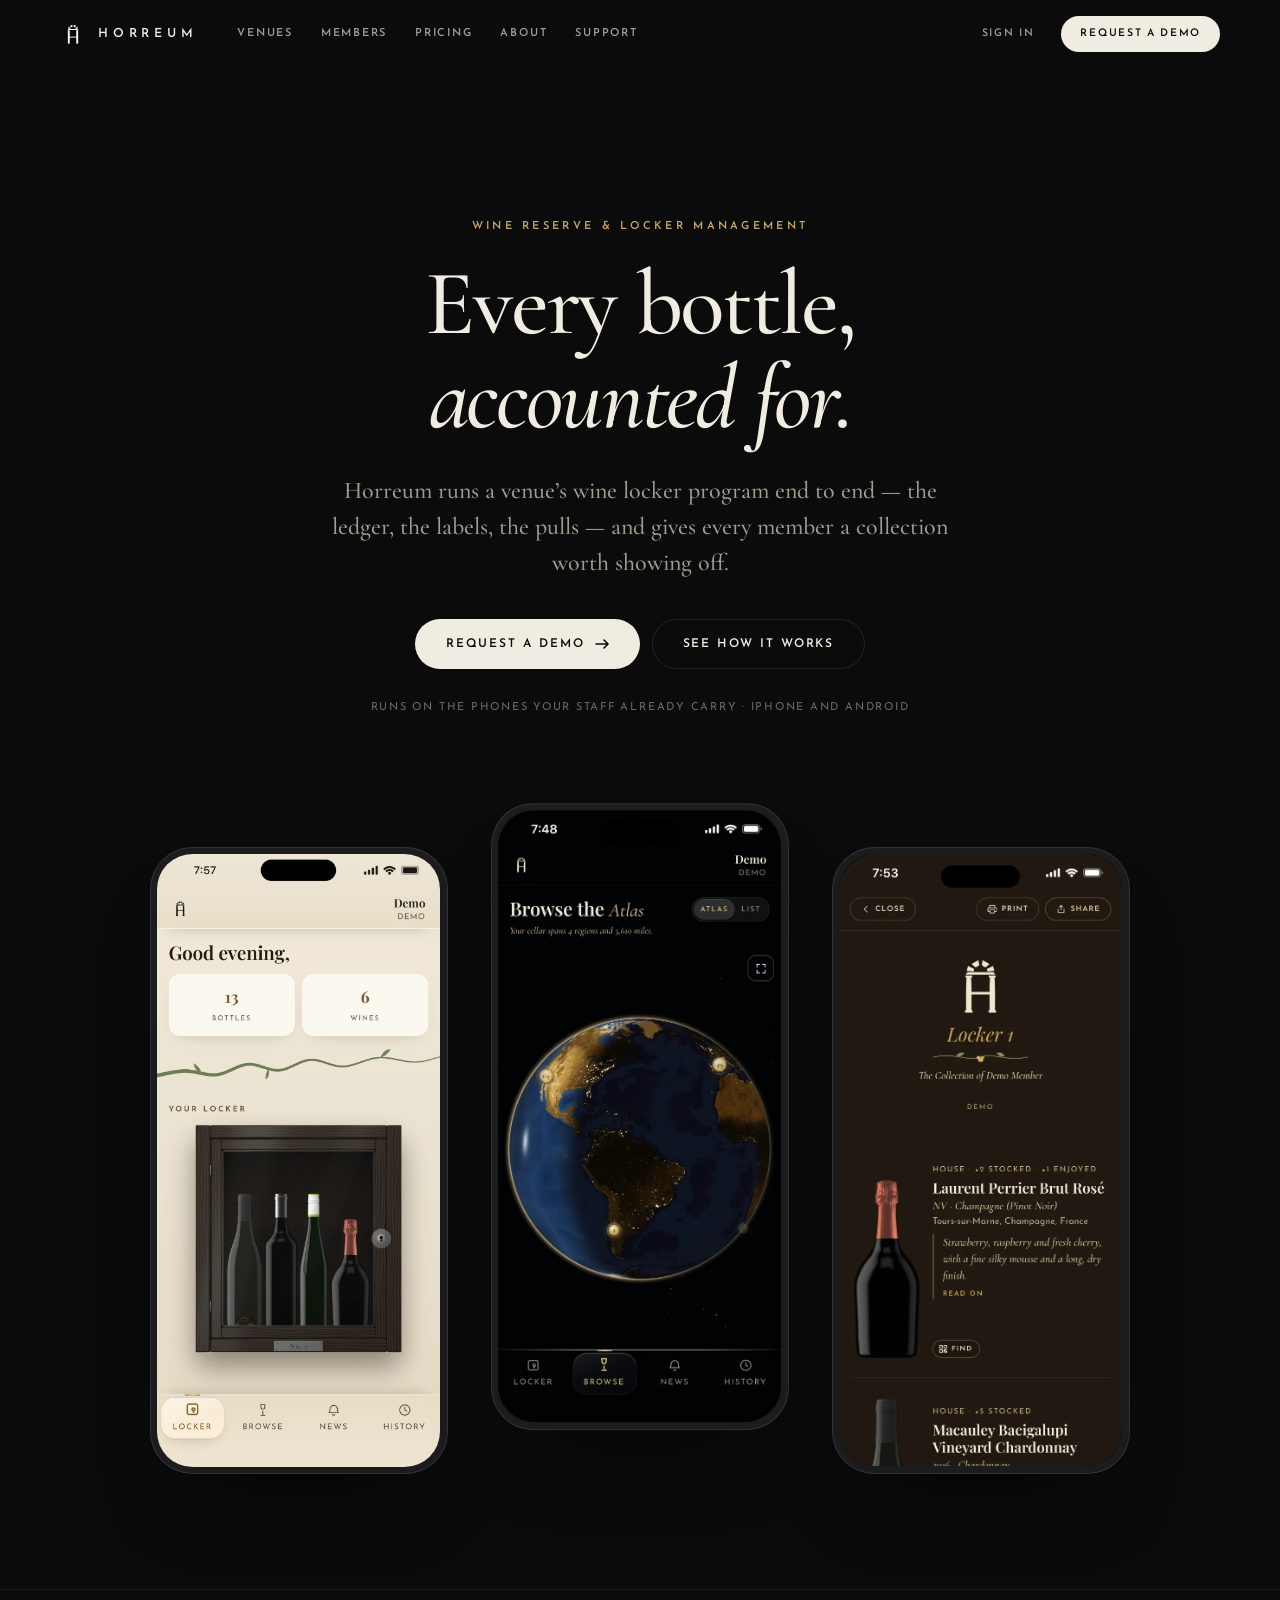
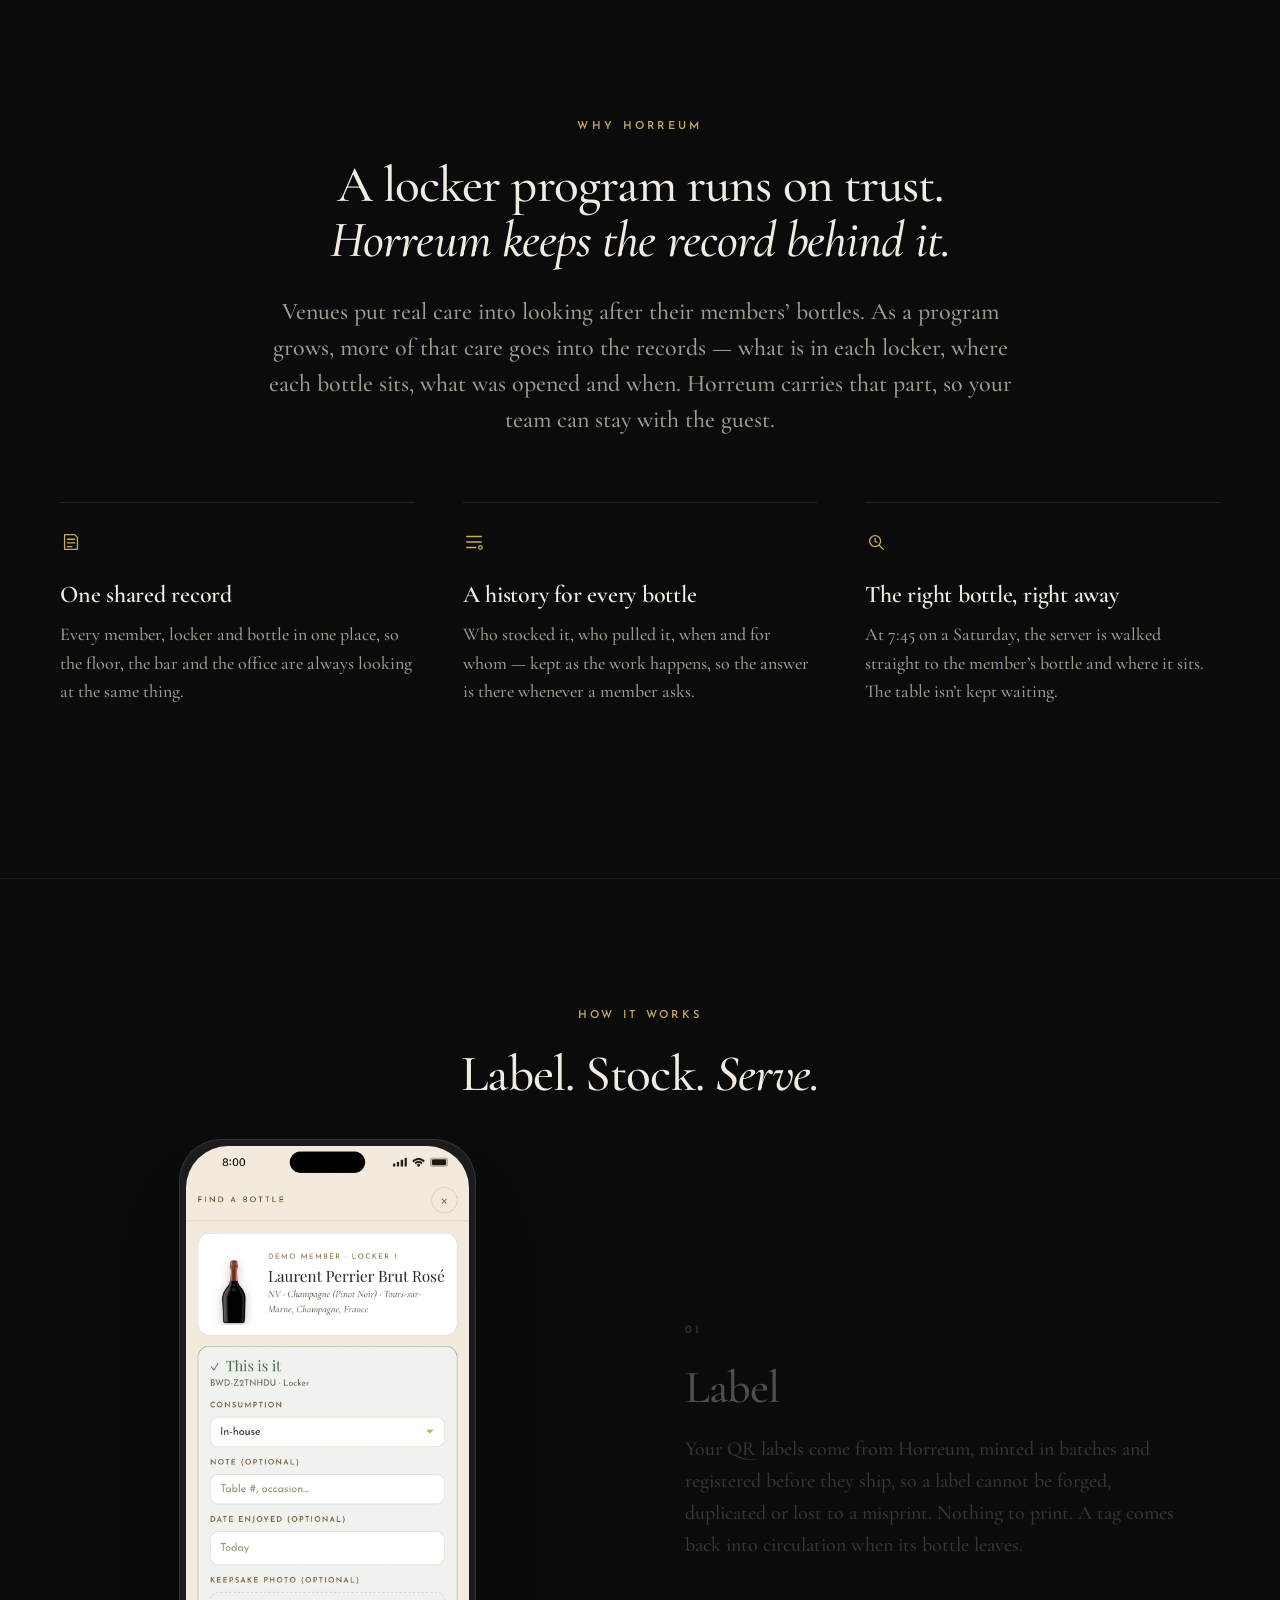
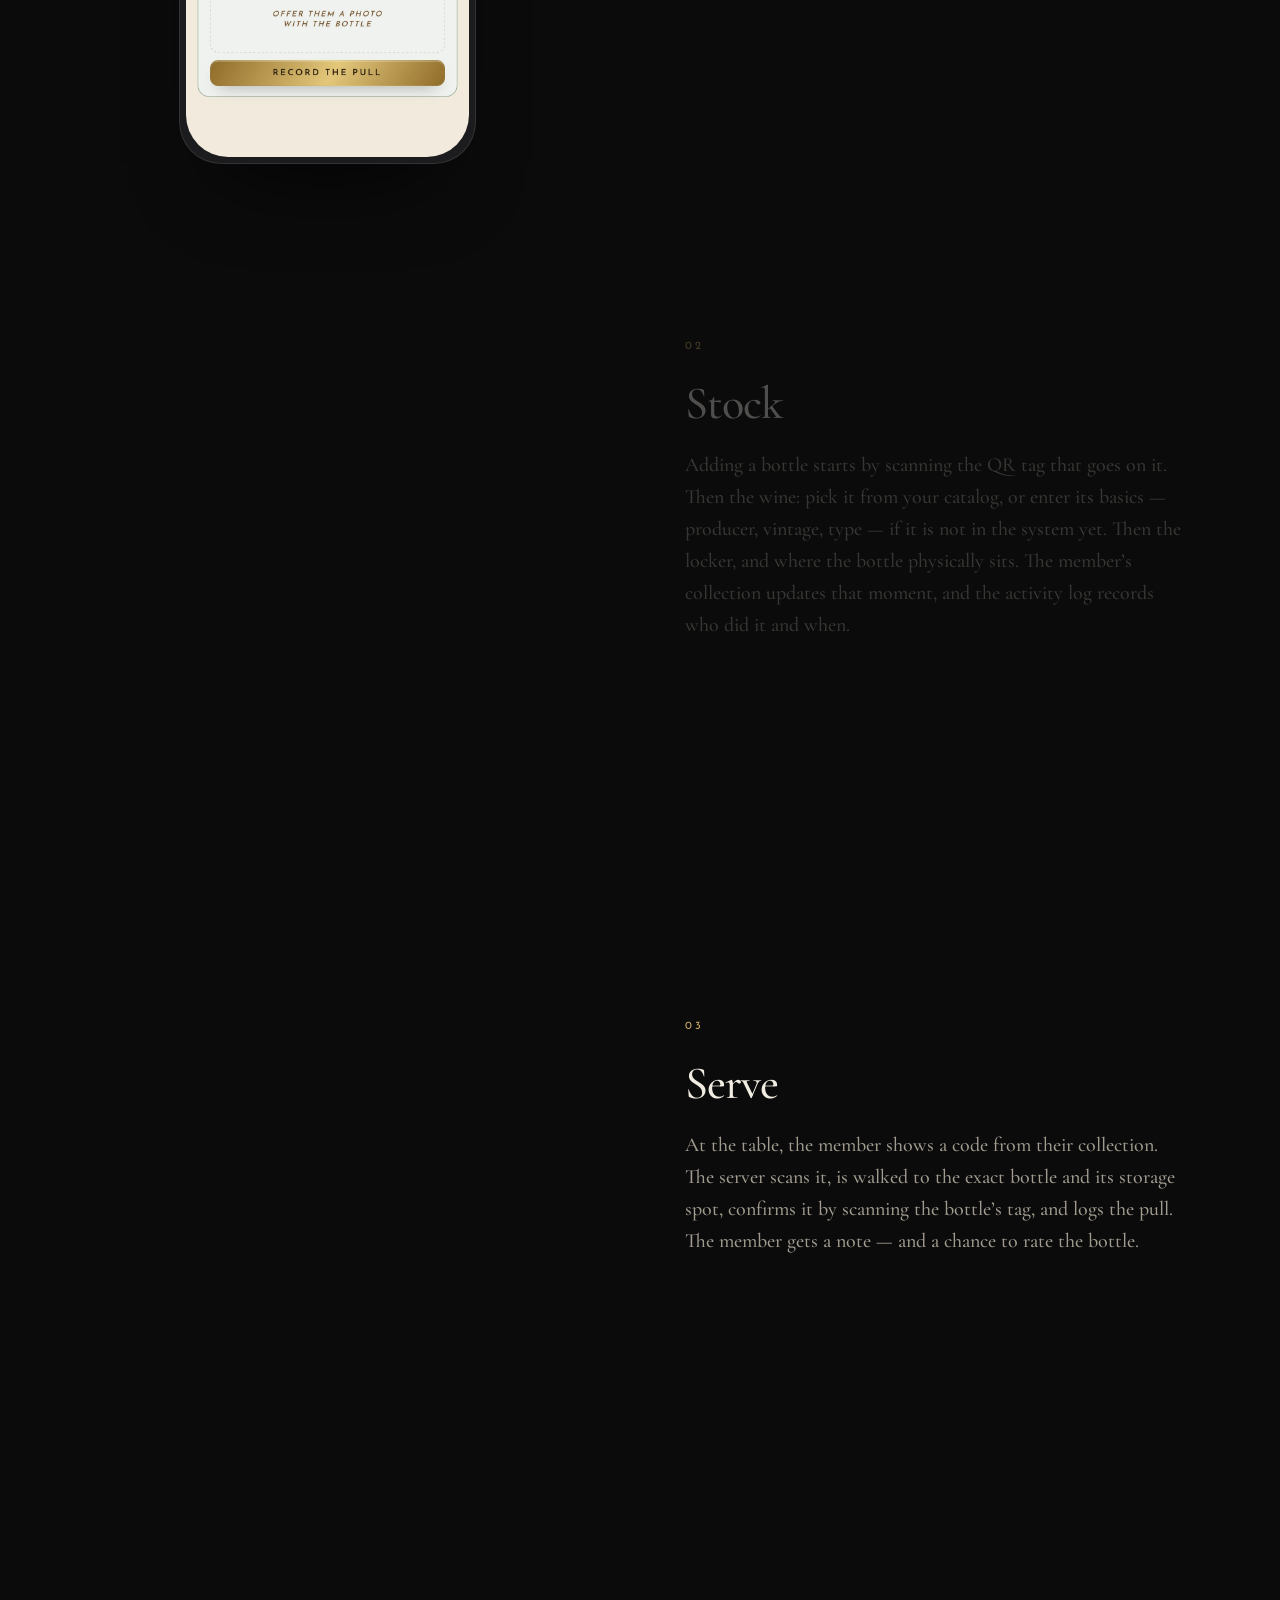
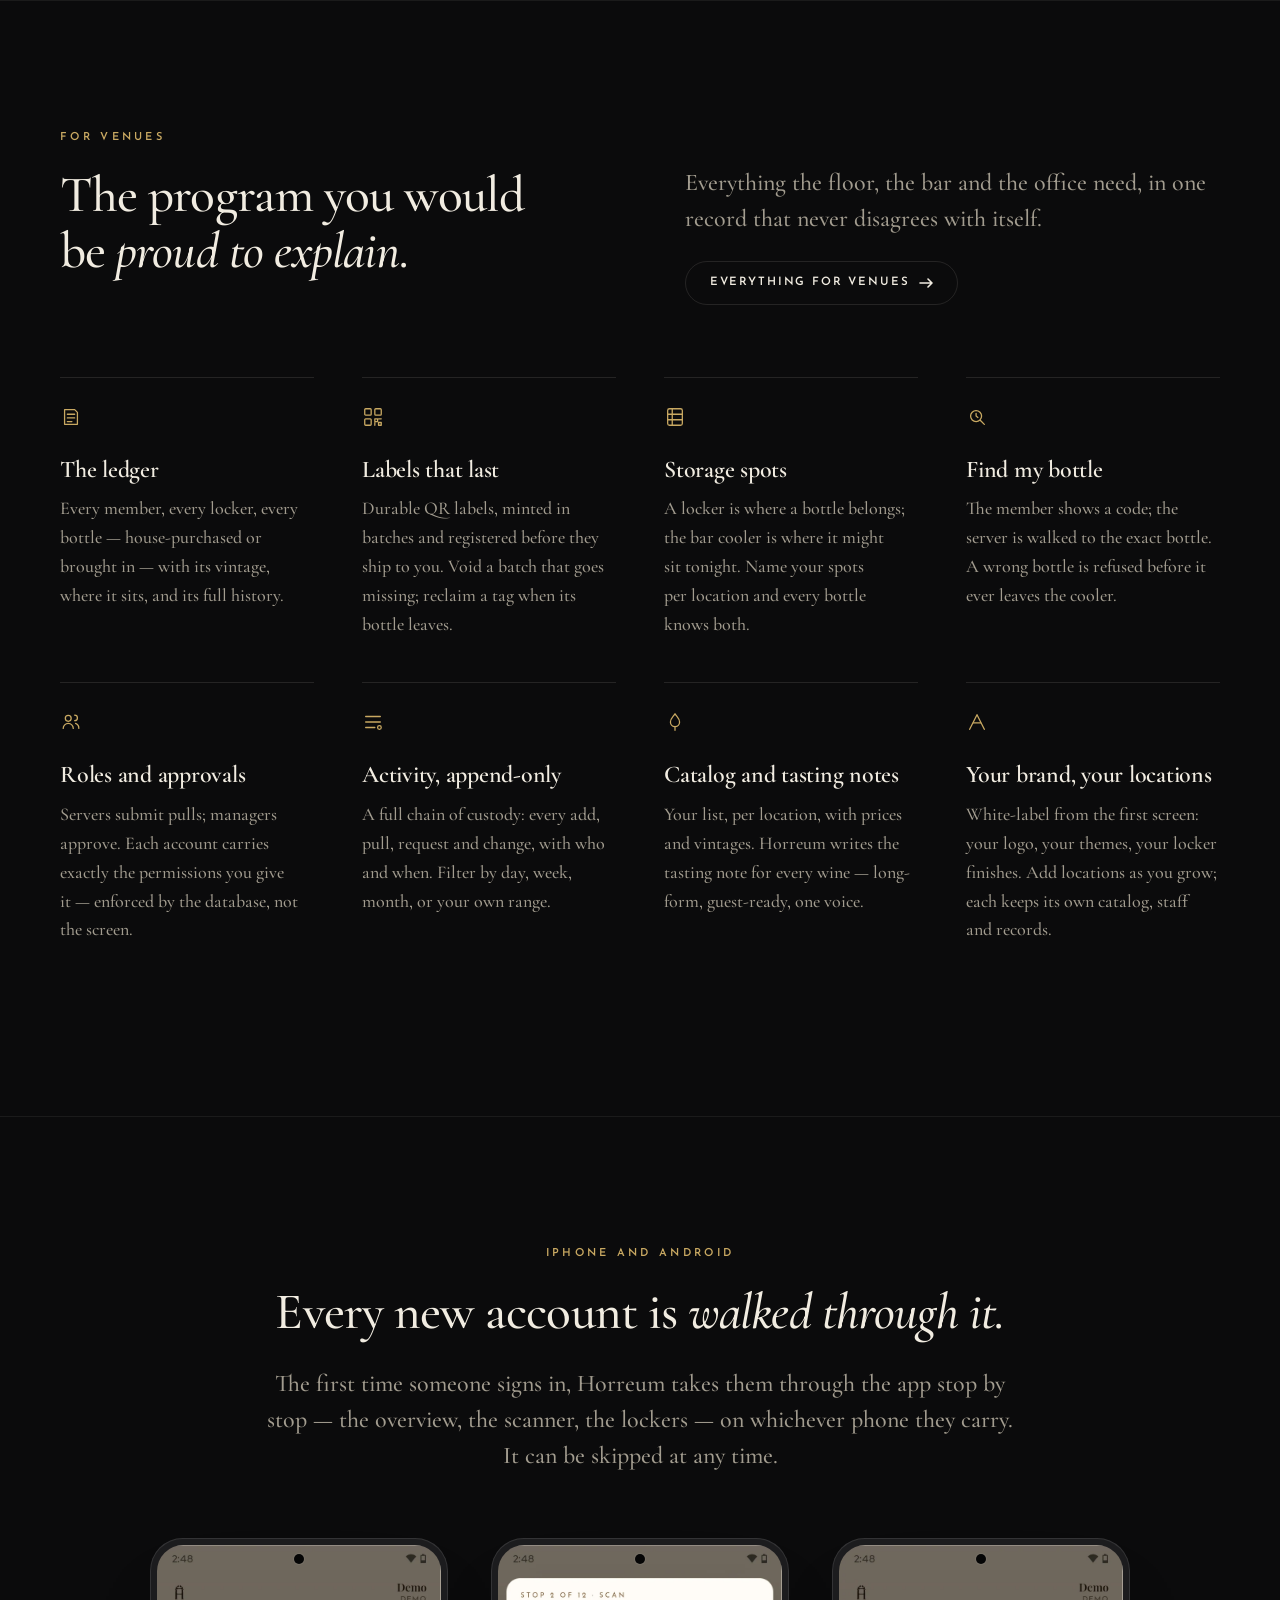
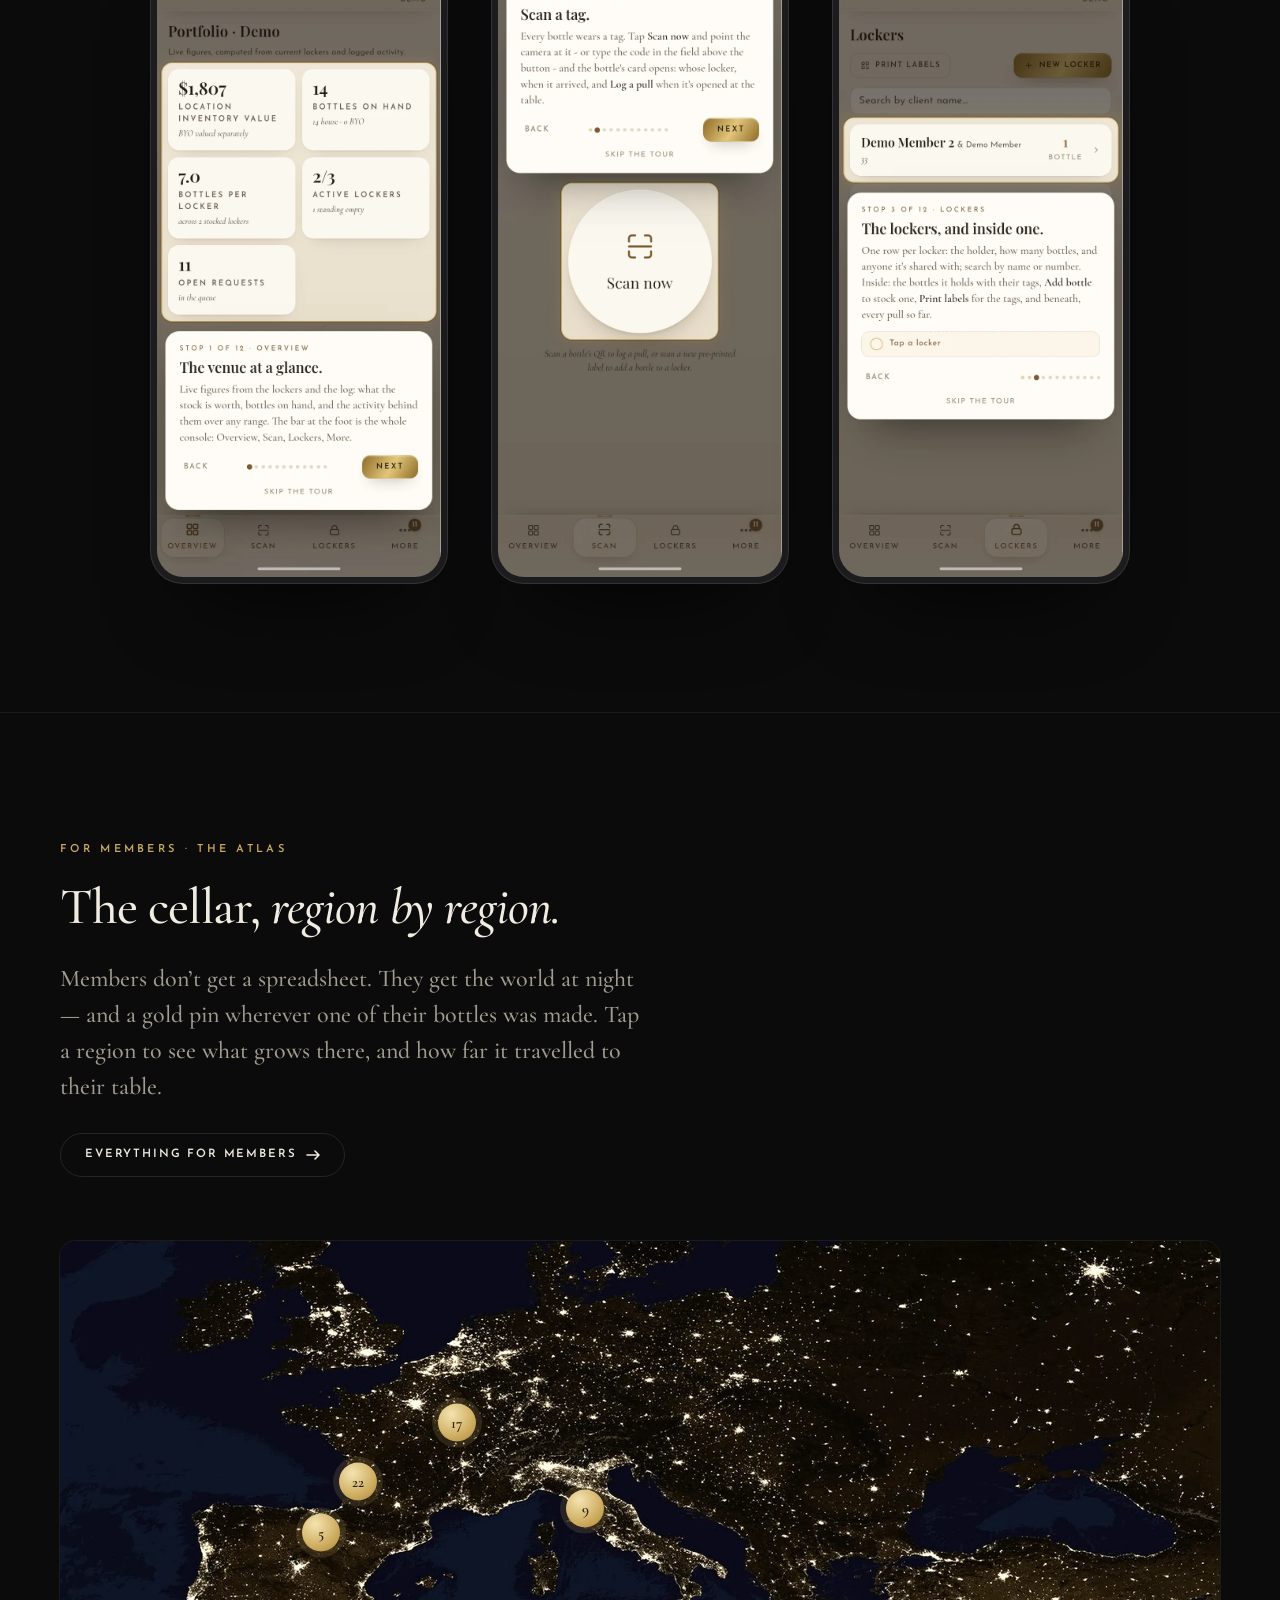
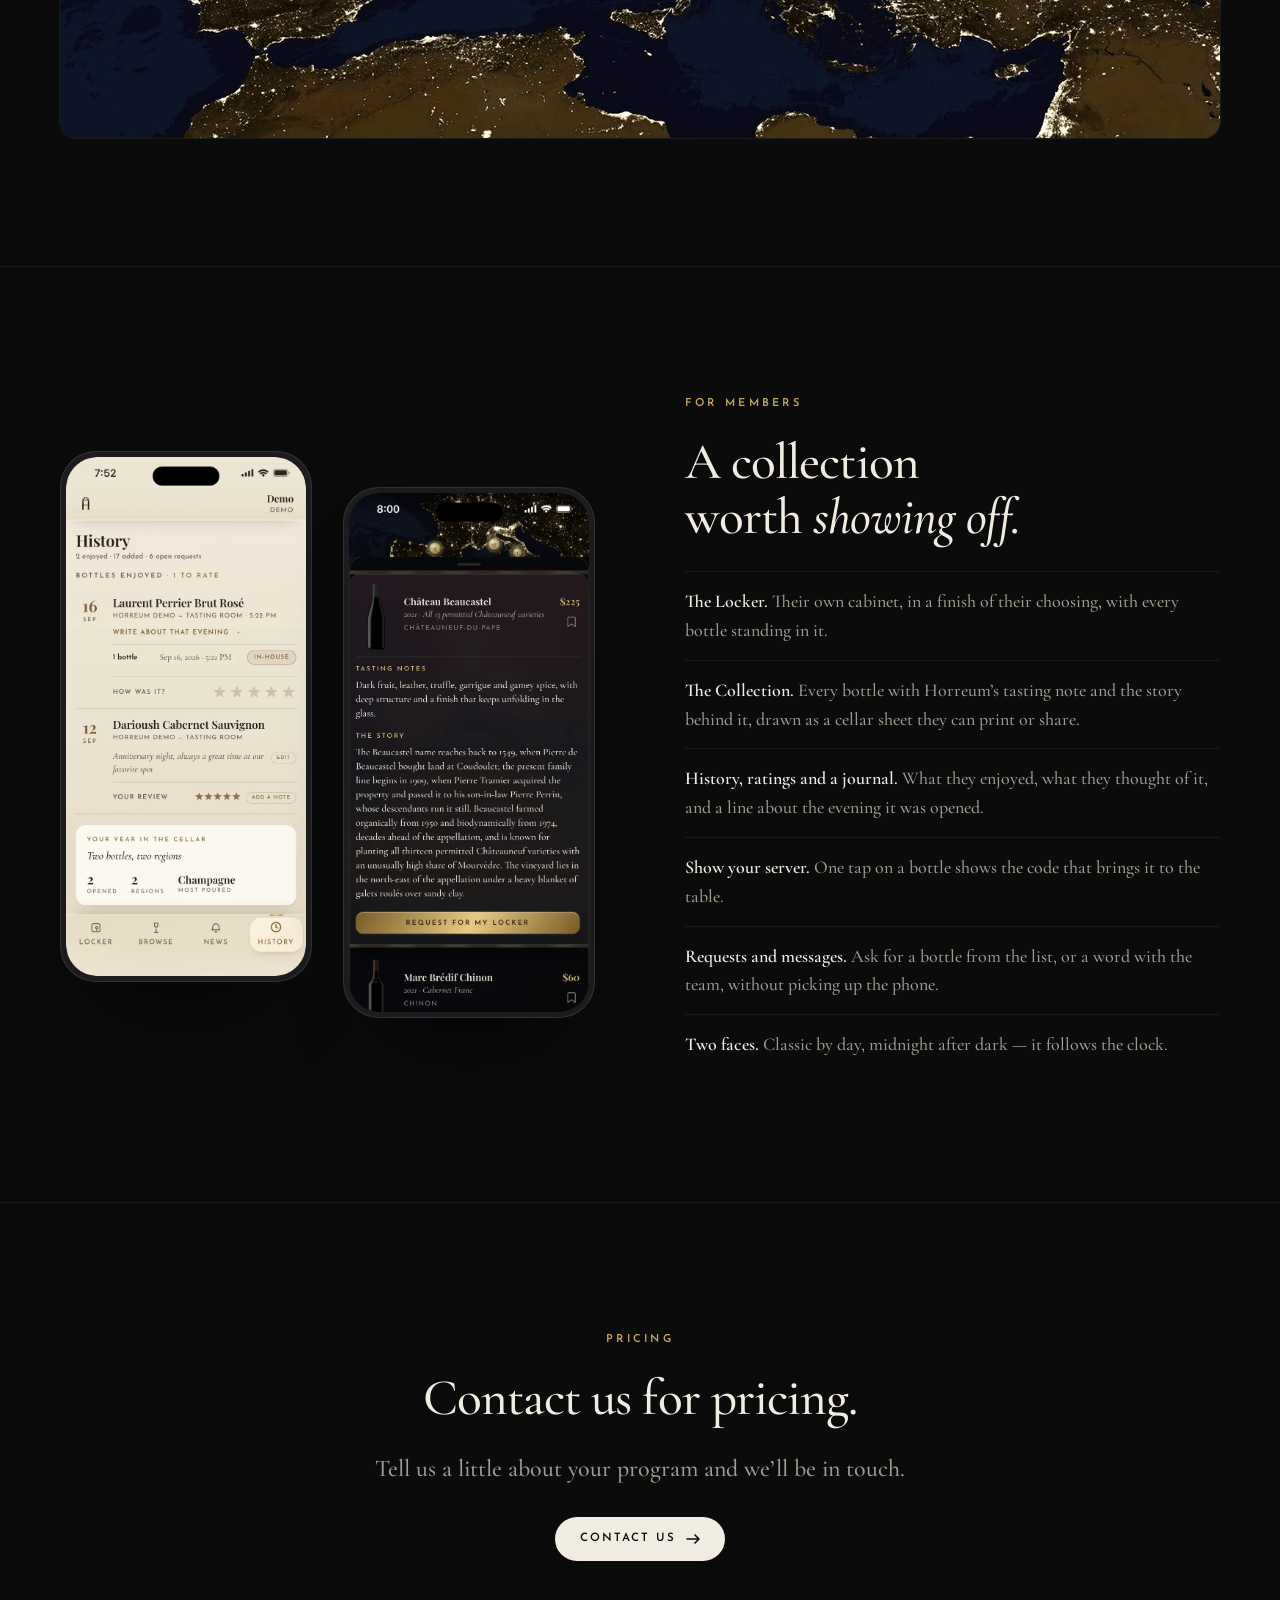
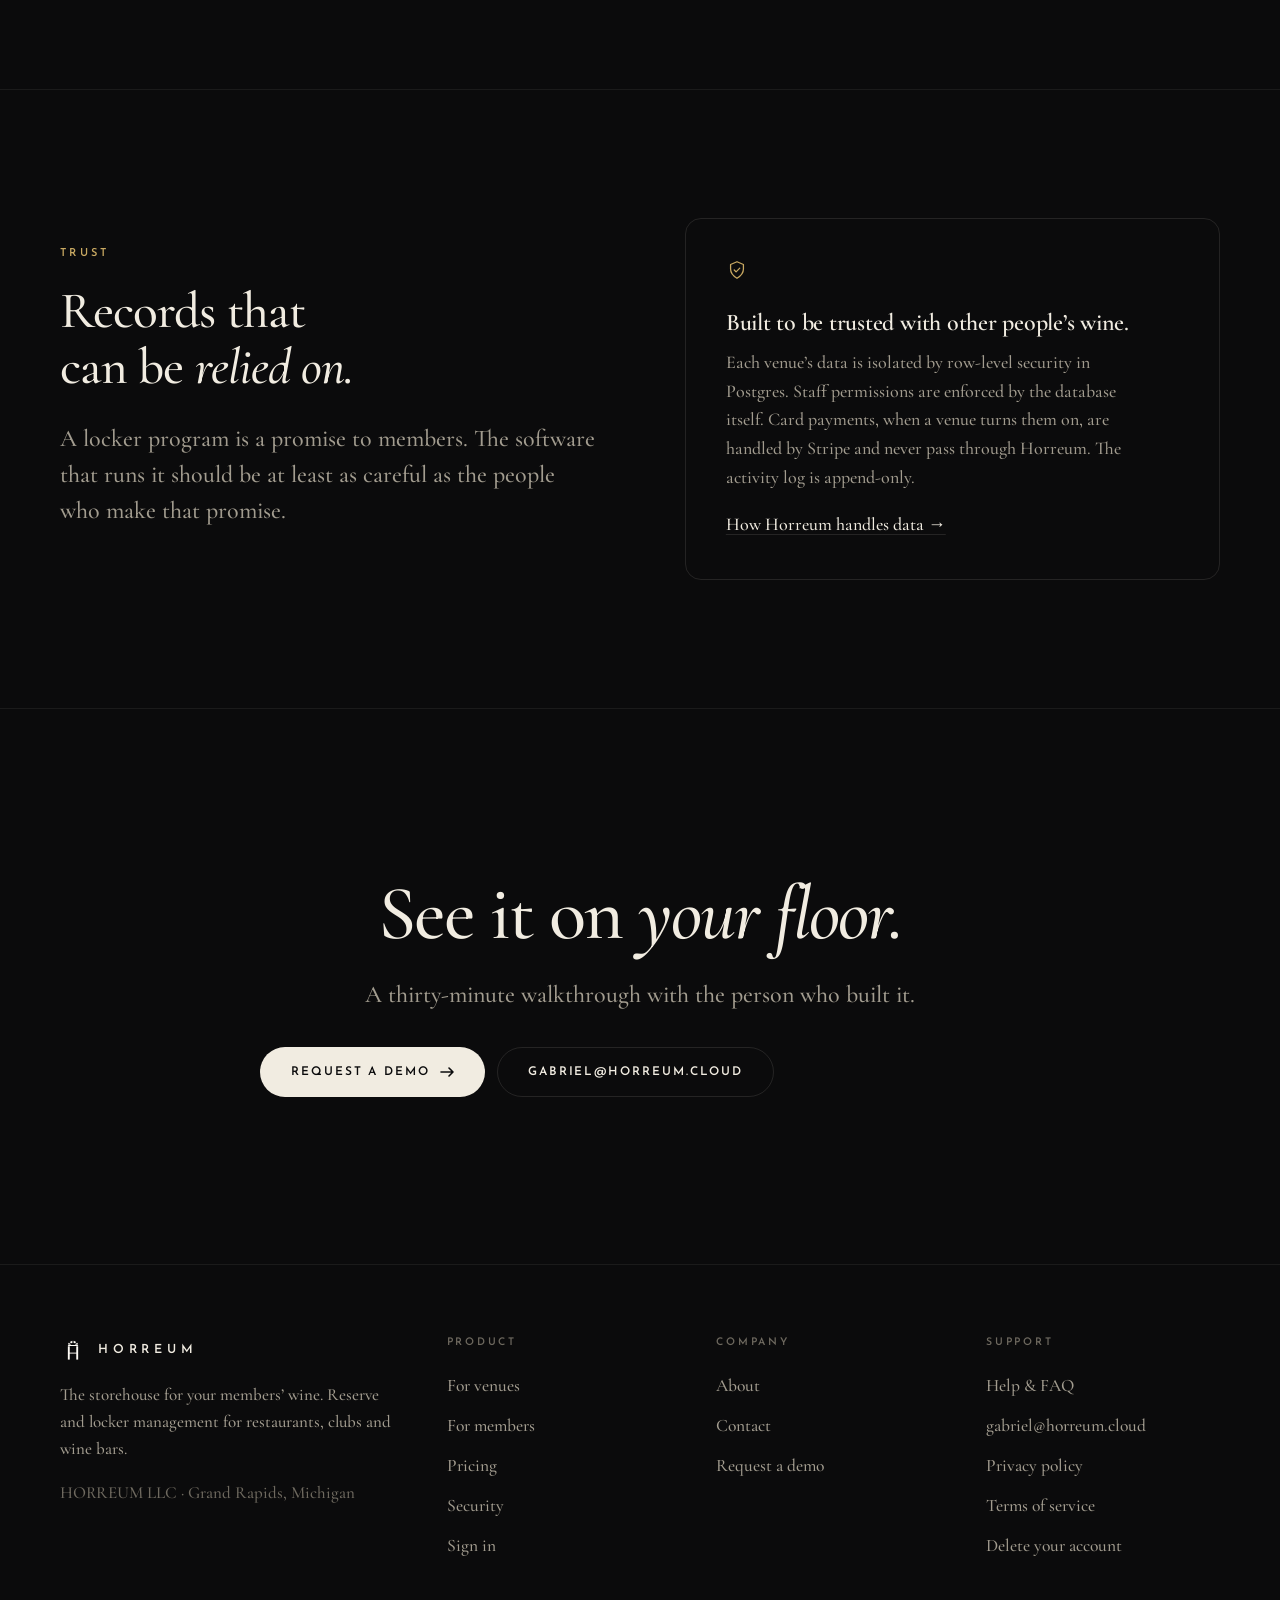
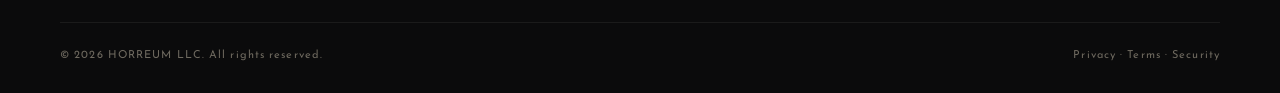
<file: index.html>
<!DOCTYPE html>
<html lang="en" class="no-js" data-theme="dark">
<head>
<meta charset="utf-8">
<meta name="viewport" content="width=device-width, initial-scale=1, viewport-fit=cover">
<title>Horreum — Wine reserve &amp; locker management for venues</title>
<meta name="description" content="Horreum runs a venue’s wine locker program end to end — the ledger, the labels, the pulls — and gives every member a collection worth showing off.">
<link rel="canonical" href="https://horreum.cloud/">

<meta property="og:type" content="website">
<meta property="og:site_name" content="Horreum">
<meta property="og:title" content="Horreum — Wine reserve &amp; locker management for venues">
<meta property="og:description" content="Horreum runs a venue’s wine locker program end to end — the ledger, the labels, the pulls — and gives every member a collection worth showing off.">
<meta property="og:url" content="https://horreum.cloud/">
<meta property="og:image" content="https://horreum.cloud/assets/img/og.png">
<meta property="og:image:width" content="1200">
<meta property="og:image:height" content="630">
<meta name="twitter:card" content="summary_large_image">
<meta name="twitter:title" content="Horreum — Wine reserve &amp; locker management for venues">
<meta name="twitter:description" content="Horreum runs a venue’s wine locker program end to end — the ledger, the labels, the pulls — and gives every member a collection worth showing off.">
<meta name="twitter:image" content="https://horreum.cloud/assets/img/og.png">
<meta name="theme-color" content="#0B0B0C">
<meta name="color-scheme" content="dark light">
<link rel="icon" href="/favicon.png" type="image/png">
<link rel="apple-touch-icon" href="/apple-touch-icon.png">
<link rel="manifest" href="/site.webmanifest">
<link rel="preload" href="/assets/fonts/playfair-display-600-normal.woff2" as="font" type="font/woff2" crossorigin>
<link rel="preload" href="/assets/fonts/cormorant-garamond-500-normal.woff2" as="font" type="font/woff2" crossorigin>
<link rel="preload" href="/assets/fonts/josefin-sans-600-normal.woff2" as="font" type="font/woff2" crossorigin>
<link rel="stylesheet" href="/assets/fonts.css">
<link rel="stylesheet" href="/assets/site.css?v=32">
<script>document.documentElement.className='js';</script>
<script type="application/ld+json">{"@context": "https://schema.org", "@type": "Organization", "name": "Horreum", "legalName": "HORREUM LLC", "url": "https://horreum.cloud", "logo": "https://horreum.cloud/assets/img/icon-512.png", "email": "gabriel@horreum.cloud", "address": {"@type": "PostalAddress", "addressLocality": "Grand Rapids", "addressRegion": "MI", "addressCountry": "US"}, "sameAs": []}</script><script type="application/ld+json">{"@context": "https://schema.org", "@type": "SoftwareApplication", "name": "Horreum", "applicationCategory": "BusinessApplication", "operatingSystem": "Web, iOS, Android", "description": "Wine reserve and locker management for restaurants, clubs and wine bars, with a member app.", "url": "https://app.horreum.cloud", "publisher": {"@type": "Organization", "name": "HORREUM LLC"}}</script>
</head>
<body>
<a class="skip" href="#main">Skip to content</a>
<header class="site-header">
  <div class="wrap">
    <a class="brand" href="/" aria-label="Horreum — home"><img class="g-dark" src="/assets/img/glyph-cream.svg" alt="" width="26" height="26"><img class="g-light" src="/assets/img/glyph-dark.svg" alt="" width="26" height="26"><span>Horreum</span></a>
    <nav class="nav" aria-label="Primary"><a href="/venues">Venues</a><a href="/members">Members</a><a href="/pricing">Pricing</a><a href="/about">About</a><a href="/support">Support</a></nav>
    <div class="header-cta">
      <a class="btn btn--ghost" href="https://app.horreum.cloud">Sign in</a>
      <a class="btn btn--gold" href="/contact?kind=demo">Request a demo</a>
    </div>
    <button class="nav-toggle" aria-label="Menu" aria-expanded="false"><svg viewBox="0 0 24 24" fill="none" stroke="currentColor" stroke-width="1.6" stroke-linecap="round"><path d="M4 9h16M4 15h16"/></svg></button>
  </div>
</header>
<main id="main">

<section class="h-hero">
  <div class="wrap">
    <p class="eyebrow">Wine reserve &amp; locker management</p>
    <h1>Every bottle, <em>accounted for.</em></h1>
    <p class="lead">Horreum runs a venue’s wine locker program end to end — the ledger, the labels, the pulls — and gives every member a collection worth showing off.</p>
    <div class="cta-row">
      <a class="btn btn--gold btn--lg" href="/contact?kind=demo">Request a demo <svg class="arr" width="14" height="10" viewBox="0 0 14 10" fill="none" stroke="currentColor" stroke-width="1.6" stroke-linecap="round" stroke-linejoin="round" aria-hidden="true"><path d="M1 5h12M9 1l4 4-4 4"/></svg></a>
      <a class="btn btn--ghost btn--lg" href="#how">See how it works</a>
    </div>
    <p class="hero-note">Runs on the phones your staff already carry · iPhone and Android</p>
  </div>
  <div class="trio" aria-label="The Horreum member app">
    <div class="phone"><div class="phone-body"><img src="/assets/shots/locker.webp?v=2" alt="A member’s locker in the Horreum app: a dark wooden cabinet holding their bottles, with bottle and wine counts above" width="924" height="2000" fetchpriority="high" decoding="async"></div></div>
    <div class="phone"><div class="phone-body"><img src="/assets/shots/atlas.webp?v=2" alt="The Atlas: a night globe with gold pins where the member’s wines were made" width="654" height="1415" fetchpriority="high" decoding="async"></div></div>
    <div class="phone"><div class="phone-body"><img src="/assets/shots/collection.webp?v=2" alt="The Collection: a member’s cellar sheet, ready to print or share" width="654" height="1415" fetchpriority="high" decoding="async"></div></div>
  </div>
</section>

<section class="sec">
  <div class="wrap">
    <div class="wrap--narrow center" style="margin-bottom:64px">
      <p class="eyebrow">Why Horreum</p>
      <h2>A locker program runs on trust. <em>Horreum keeps the record behind it.</em></h2>
      <p class="lead">Venues put real care into looking after their members’ bottles. As a program grows, more of that care goes into the records — what is in each locker, where each bottle sits, what was opened and when. Horreum carries that part, so your team can stay with the guest.</p>
    </div>
    <div class="grid grid--3">
      <div class="card "><span class="ico"><svg viewBox="0 0 24 24" aria-hidden="true"><path d="M5 4h11l3 3v13H5z"/><path d="M8 9h8M8 13h8M8 17h5"/></svg></span><h3>One shared record</h3><p>Every member, locker and bottle in one place, so the floor, the bar and the office are always looking at the same thing.</p></div>
      <div class="card "><span class="ico"><svg viewBox="0 0 24 24" aria-hidden="true"><path d="M4 6h16M4 12h16M4 18h10"/><circle cx="19" cy="18" r="2"/></svg></span><h3>A history for every bottle</h3><p>Who stocked it, who pulled it, when and for whom — kept as the work happens, so the answer is there whenever a member asks.</p></div>
      <div class="card "><span class="ico"><svg viewBox="0 0 24 24" aria-hidden="true"><circle cx="11" cy="11" r="6"/><path d="M20 20l-4.2-4.2"/><path d="M11 8v3l2 1.5"/></svg></span><h3>The right bottle, right away</h3><p>At 7:45 on a Saturday, the server is walked straight to the member’s bottle and where it sits. The table isn’t kept waiting.</p></div>
    </div>
  </div>
</section>

<section class="sec" id="how">
  <div class="wrap">
    <div class="wrap--narrow center" style="margin-bottom:24px">
      <p class="eyebrow">How it works</p>
      <h2>Label. Stock. <em>Serve.</em></h2>
    </div>
    <div class="story">
      <div class="story-stage" aria-hidden="true">
        <div class="phone"><div class="phone-body"><div class="stack">
          <img src="/assets/shots/scan.webp?v=2" alt="" width="654" height="1415" loading="lazy" decoding="async">
          <img src="/assets/shots/overview.webp?v=2" alt="" width="654" height="1415" loading="lazy" decoding="async">
          <img src="/assets/shots/hunt.webp?v=2" alt="" width="924" height="2000" loading="lazy" decoding="async">
        </div></div></div>
      </div>
      <div>
        <div class="chapter">
          <div class="num">01</div>
          <h3>Label</h3>
          <p>Your QR labels come from Horreum, minted in batches and registered before they ship, so a label cannot be forged, duplicated or lost to a misprint. Nothing to print. A tag comes back into circulation when its bottle leaves.</p>
          <div class="shot-m"><div class="phone"><div class="phone-body"><img src="/assets/shots/scan.webp?v=2" alt="The staff Scan page: one button to scan a bottle’s QR tag, or type the code" width="654" height="1415" loading="lazy" decoding="async"></div></div></div>
        </div>
        <div class="chapter">
          <div class="num">02</div>
          <h3>Stock</h3>
          <p>Adding a bottle starts by scanning the QR tag that goes on it. Then the wine: pick it from your catalog, or enter its basics — producer, vintage, type — if it is not in the system yet. Then the locker, and where the bottle physically sits. The member’s collection updates that moment, and the activity log records who did it and when.</p>
          <div class="shot-m"><div class="phone"><div class="phone-body"><img src="/assets/shots/overview.webp?v=2" alt="The venue overview: inventory value, bottles and lockers in the program, open requests" width="654" height="1415" loading="lazy" decoding="async"></div></div></div>
        </div>
        <div class="chapter">
          <div class="num">03</div>
          <h3>Serve</h3>
          <p>At the table, the member shows a code from their collection. The server scans it, is walked to the exact bottle and its storage spot, confirms it by scanning the bottle’s tag, and logs the pull. The member gets a note — and a chance to rate the bottle.</p>
          <div class="shot-m"><div class="phone"><div class="phone-body"><img src="/assets/shots/hunt.webp?v=2" alt="Find a bottle: the wine, whose locker, each bottle’s storage spot and tag" width="924" height="2000" loading="lazy" decoding="async"></div></div></div>
        </div>
      </div>
    </div>
  </div>
</section>

<section class="sec">
  <div class="wrap">
    <div class="split" style="margin-bottom:72px;align-items:end">
      <div>
        <p class="eyebrow">For venues</p>
        <h2>The program you would be <em>proud to explain.</em></h2>
      </div>
      <div>
        <p class="lead">Everything the floor, the bar and the office need, in one record that never disagrees with itself.</p>
        <div class="cta-row"><a class="btn btn--ghost" href="/venues">Everything for venues <svg class="arr" width="14" height="10" viewBox="0 0 14 10" fill="none" stroke="currentColor" stroke-width="1.6" stroke-linecap="round" stroke-linejoin="round" aria-hidden="true"><path d="M1 5h12M9 1l4 4-4 4"/></svg></a></div>
      </div>
    </div>
    <div class="grid grid--4">
      <div class="card "><span class="ico"><svg viewBox="0 0 24 24" aria-hidden="true"><path d="M5 4h11l3 3v13H5z"/><path d="M8 9h8M8 13h8M8 17h5"/></svg></span><h3>The ledger</h3><p>Every member, every locker, every bottle — house-purchased or brought in — with its vintage, where it sits, and its full history.</p></div>
      <div class="card "><span class="ico"><svg viewBox="0 0 24 24" aria-hidden="true"><rect x="3" y="3" width="7" height="7" rx="1"/><rect x="14" y="3" width="7" height="7" rx="1"/><rect x="3" y="14" width="7" height="7" rx="1"/><path d="M14 14h3v3h-3zM18 18h3v3h-3zM18 14h3M14 18v3"/></svg></span><h3>Labels that last</h3><p>Durable QR labels, minted in batches and registered before they ship to you. Void a batch that goes missing; reclaim a tag when its bottle leaves.</p></div>
      <div class="card "><span class="ico"><svg viewBox="0 0 24 24" aria-hidden="true"><rect x="4" y="3" width="16" height="18" rx="2"/><path d="M4 9h16M4 15h16M9 3v18"/></svg></span><h3>Storage spots</h3><p>A locker is where a bottle belongs; the bar cooler is where it might sit tonight. Name your spots per location and every bottle knows both.</p></div>
      <div class="card "><span class="ico"><svg viewBox="0 0 24 24" aria-hidden="true"><circle cx="11" cy="11" r="6"/><path d="M20 20l-4.2-4.2"/><path d="M11 8v3l2 1.5"/></svg></span><h3>Find my bottle</h3><p>The member shows a code; the server is walked to the exact bottle. A wrong bottle is refused before it ever leaves the cooler.</p></div>
      <div class="card "><span class="ico"><svg viewBox="0 0 24 24" aria-hidden="true"><circle cx="9" cy="8" r="3.2"/><path d="M3.5 19a5.5 5.5 0 0 1 11 0"/><path d="M16 4.5a3 3 0 0 1 0 6"/><path d="M17 13.5a5.5 5.5 0 0 1 3.5 5.5"/></svg></span><h3>Roles and approvals</h3><p>Servers submit pulls; managers approve. Each account carries exactly the permissions you give it — enforced by the database, not the screen.</p></div>
      <div class="card "><span class="ico"><svg viewBox="0 0 24 24" aria-hidden="true"><path d="M4 6h16M4 12h16M4 18h10"/><circle cx="19" cy="18" r="2"/></svg></span><h3>Activity, append-only</h3><p>A full chain of custody: every add, pull, request and change, with who and when. Filter by day, week, month, or your own range.</p></div>
      <div class="card "><span class="ico"><svg viewBox="0 0 24 24" aria-hidden="true"><path d="M12 3c-1.5 3-5 5-5 9a5 5 0 0 0 10 0c0-4-3.5-6-5-9z"/><path d="M12 21v-4"/></svg></span><h3>Catalog and tasting notes</h3><p>Your list, per location, with prices and vintages. Horreum writes the tasting note for every wine — long-form, guest-ready, one voice.</p></div>
      <div class="card "><span class="ico"><svg viewBox="0 0 24 24" aria-hidden="true"><path d="M4 20l8-16 8 16"/><path d="M8 13h8"/></svg></span><h3>Your brand, your locations</h3><p>White-label from the first screen: your logo, your themes, your locker finishes. Add locations as you grow; each keeps its own catalog, staff and records.</p></div>
    </div>
  </div>
</section>


<section class="sec">
  <div class="wrap">
    <div class="wrap--narrow center" style="margin-bottom:64px">
      <p class="eyebrow">iPhone and Android</p>
      <h2>Every new account is <em>walked through it.</em></h2>
      <p class="lead">The first time someone signs in, Horreum takes them through the app stop by stop — the overview, the scanner, the lockers — on whichever phone they carry. It can be skipped at any time.</p>
    </div>
    <div class="trio trio--flat">
      <div class="phone phone--android"><div class="phone-body"><img src="/assets/shots/a-overview.webp?v=2" alt="The staff tour on an Android phone, stop one: the venue at a glance — inventory value, bottles on hand, active lockers, open requests" width="720" height="1604" loading="lazy" decoding="async"></div></div>
      <div class="phone phone--android"><div class="phone-body"><img src="/assets/shots/a-scan.webp?v=2" alt="The staff tour on an Android phone, stop two: scan a tag to open a bottle’s card and log a pull" width="720" height="1604" loading="lazy" decoding="async"></div></div>
      <div class="phone phone--android"><div class="phone-body"><img src="/assets/shots/a-lockers.webp?v=2" alt="The staff tour on an Android phone, stop three: the lockers list, and what is inside one" width="720" height="1604" loading="lazy" decoding="async"></div></div>
    </div>
  </div>
</section>

<section class="atlas">
  <div class="wrap">
    <div class="copy">
      <p class="eyebrow">For members · The Atlas</p>
      <h2>The cellar, <em>region by region.</em></h2>
      <p class="lead">Members don’t get a spreadsheet. They get the world at night — and a gold pin wherever one of their bottles was made. Tap a region to see what grows there, and how far it travelled to their table.</p>
      <div class="cta-row" style="margin-top:28px"><a class="btn btn--ghost" href="/members">Everything for members <svg class="arr" width="14" height="10" viewBox="0 0 14 10" fill="none" stroke="currentColor" stroke-width="1.6" stroke-linecap="round" stroke-linejoin="round" aria-hidden="true"><path d="M1 5h12M9 1l4 4-4 4"/></svg></a></div>
    </div>
    <div class="atlas-map" aria-hidden="true">
      <img src="/assets/img/atlas-night.webp" alt="" width="2049" height="1024" loading="lazy" decoding="async">
      <div class="pins">
        <span class="pin" style="left:25.7%;top:50.7%">22</span>
        <span class="pin" style="left:34.2%;top:40.5%">17</span>
        <span class="pin" style="left:45.3%;top:55.3%">9</span>
        <span class="pin" style="left:22.5%;top:59.5%">5</span>
      </div>
    </div>
  </div>
</section>

<section class="sec">
  <div class="wrap">
    <div class="split">
      <div class="duo">
        <div class="phone"><div class="phone-body"><img src="/assets/shots/history.webp?v=2" alt="History: bottles enjoyed and rated, with a line about the evening" width="654" height="1415" loading="lazy" decoding="async"></div></div>
        <div class="phone"><div class="phone-body"><img src="/assets/shots/bottle.webp?v=2" alt="A wine’s card in Browse: Horreum’s tasting note, the story behind the wine, and a gold Request for my Locker button" width="654" height="1415" loading="lazy" decoding="async"></div></div>
      </div>
      <div>
        <p class="eyebrow">For members</p>
        <h2>A collection worth <em>showing off.</em></h2>
        <ul>
          <li><b>The Locker.</b> Their own cabinet, in a finish of their choosing, with every bottle standing in it.</li>
          <li><b>The Collection.</b> Every bottle with Horreum’s tasting note and the story behind it, drawn as a cellar sheet they can print or share.</li>
          <li><b>History, ratings and a journal.</b> What they enjoyed, what they thought of it, and a line about the evening it was opened.</li>
          <li><b>Show your server.</b> One tap on a bottle shows the code that brings it to the table.</li>
          <li><b>Requests and messages.</b> Ask for a bottle from the list, or a word with the team, without picking up the phone.</li>
          <li><b>Two faces.</b> Classic by day, midnight after dark — it follows the clock.</li>
        </ul>
      </div>
    </div>
  </div>
</section>

<section class="sec center">
  <div class="wrap--narrow">
    <p class="eyebrow">Pricing</p>
    <h2>Contact us for pricing.</h2>
    <p class="lead">Tell us a little about your program and we’ll be in touch.</p>
    <div class="cta-row" style="margin-top:30px"><a class="btn btn--gold" href="/contact?kind=pricing">Contact us <svg class="arr" width="14" height="10" viewBox="0 0 14 10" fill="none" stroke="currentColor" stroke-width="1.6" stroke-linecap="round" stroke-linejoin="round" aria-hidden="true"><path d="M1 5h12M9 1l4 4-4 4"/></svg></a></div>
  </div>
</section>

<section class="sec">
  <div class="wrap">
    <div class="split split--rev">
      <div class="card boxed">
        <span class="ico"><svg viewBox="0 0 24 24" aria-hidden="true"><path d="M12 3l7 3v5c0 5-3.5 8-7 10-3.5-2-7-5-7-10V6z"/><path d="M9 12l2 2 4-4"/></svg></span>
        <h3>Built to be trusted with other people’s wine.</h3>
        <p>Each venue’s data is isolated by row-level security in Postgres. Staff permissions are enforced by the database itself. Card payments, when a venue turns them on, are handled by Stripe and never pass through Horreum. The activity log is append-only.</p>
        <p style="margin-top:18px"><a href="/security">How Horreum handles data →</a></p>
      </div>
      <div>
        <p class="eyebrow">Trust</p>
        <h2>Records that can be <em>relied on.</em></h2>
        <p class="lead">A locker program is a promise to members. The software that runs it should be at least as careful as the people who make that promise.</p>
      </div>
    </div>
  </div>
</section>

<section class="finale">
  <div class="wrap--narrow">
    <h2>See it on <em>your floor.</em></h2>
    <p class="lead">A thirty-minute walkthrough with the person who built it.</p>
    <div class="cta-row" style="margin-top:34px"><a class="btn btn--gold btn--lg" href="/contact?kind=demo">Request a demo <svg class="arr" width="14" height="10" viewBox="0 0 14 10" fill="none" stroke="currentColor" stroke-width="1.6" stroke-linecap="round" stroke-linejoin="round" aria-hidden="true"><path d="M1 5h12M9 1l4 4-4 4"/></svg></a><a class="btn btn--ghost btn--lg" href="mailto:gabriel@horreum.cloud" data-hz="email">gabriel@horreum.cloud</a></div>
  </div>
</section>

</main>
<footer class="site-footer">
  <div class="wrap">
    <div class="cols">
      <div>
        <a class="brand" href="/"><img class="g-dark" src="/assets/img/glyph-cream.svg" alt="" width="26" height="26"><img class="g-light" src="/assets/img/glyph-dark.svg" alt="" width="26" height="26"><span>Horreum</span></a>
        <p class="small" style="max-width:340px">The storehouse for your members’ wine. Reserve and locker management for restaurants, clubs and wine bars.</p>
        <p class="small muted">HORREUM LLC · Grand Rapids, Michigan</p>
      </div>
      <div><h4>Product</h4><a href="/venues">For venues</a><a href="/members">For members</a><a href="/pricing">Pricing</a><a href="/security">Security</a><a href="https://app.horreum.cloud">Sign in</a></div>
      <div><h4>Company</h4><a href="/about">About</a><a href="/contact">Contact</a><a href="/contact?kind=demo">Request a demo</a></div>
      <div><h4>Support</h4><a href="/support">Help &amp; FAQ</a><a href="mailto:gabriel@horreum.cloud" data-hz="support">gabriel@horreum.cloud</a><a href="/privacy">Privacy policy</a><a href="/terms">Terms of service</a><a href="/delete-account">Delete your account</a></div>
    </div>
    <div class="fine"><span>© <span data-hz="year">2026</span> HORREUM LLC. All rights reserved.</span><span><a href="/privacy">Privacy</a> · <a href="/terms">Terms</a> · <a href="/security">Security</a></span></div>
  </div>
</footer>
<script src="/assets/site.js?v=32"></script>
</body>
</html>
</file>
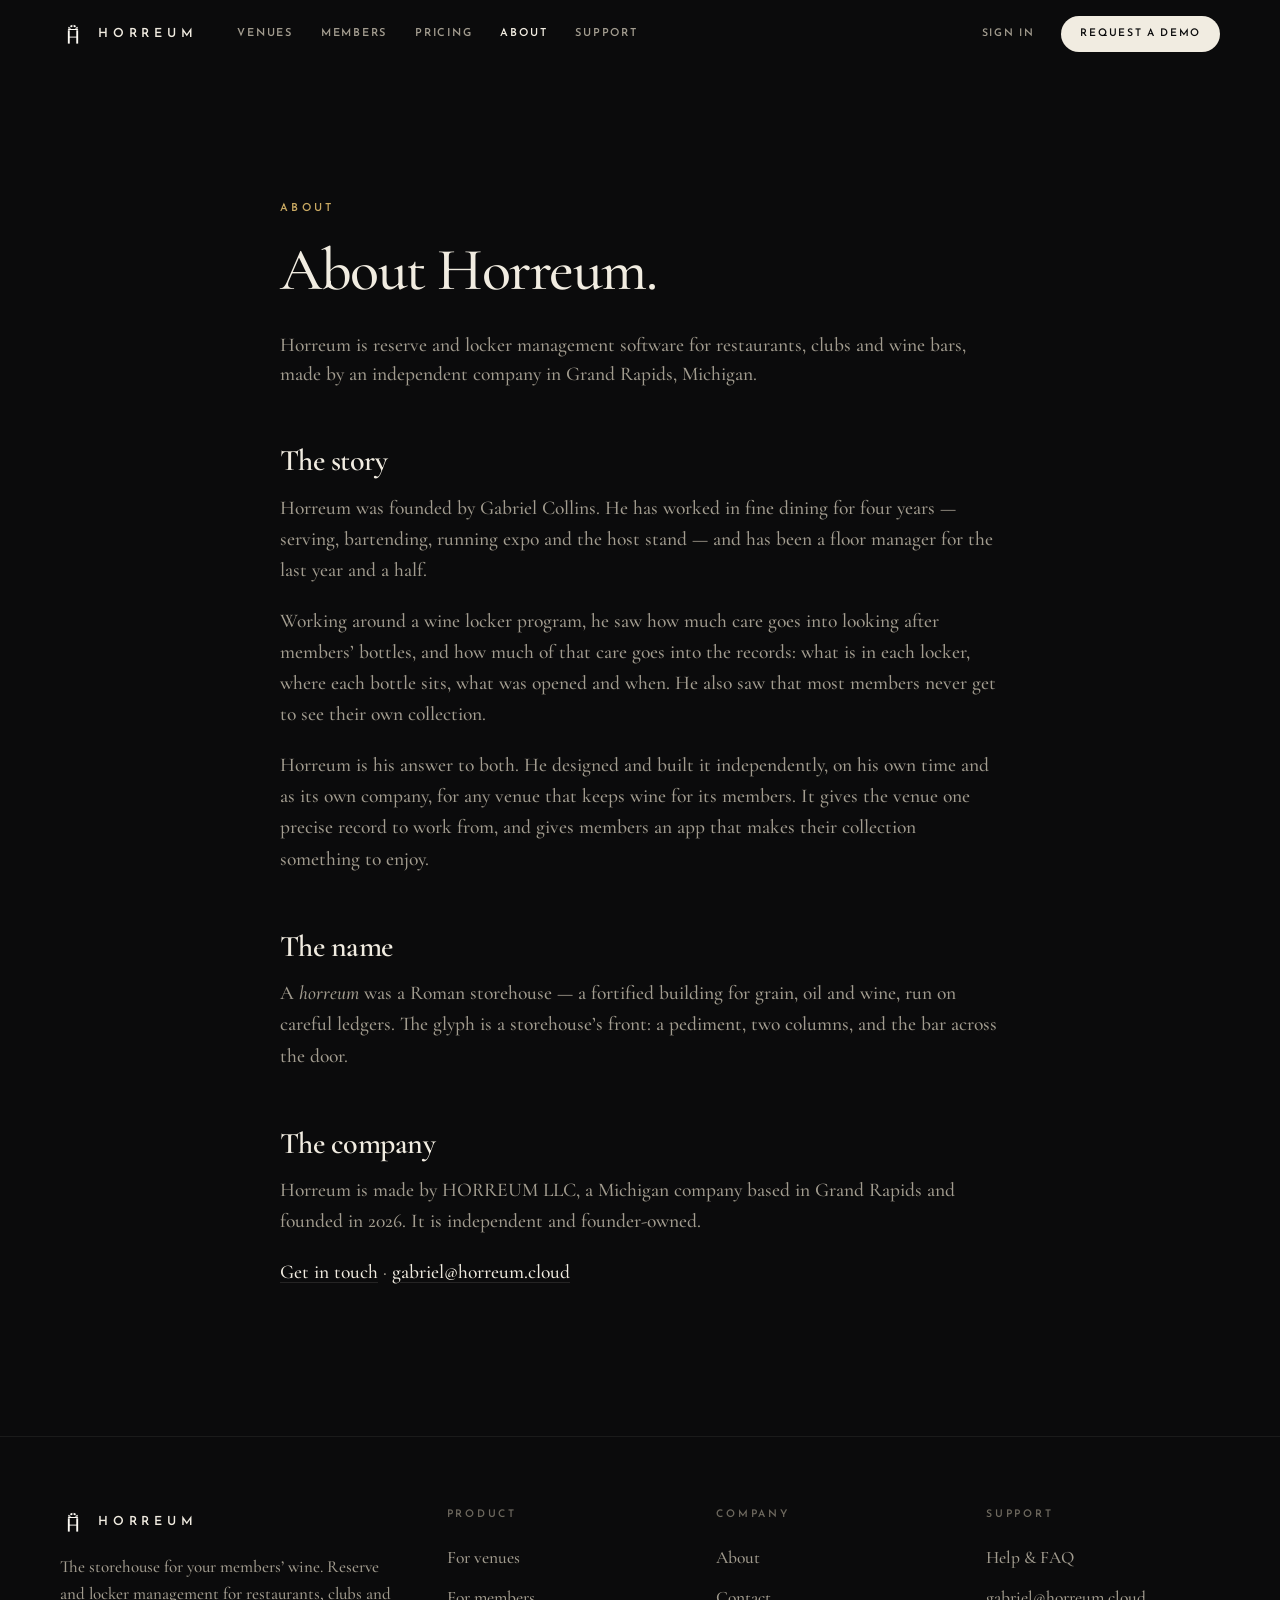
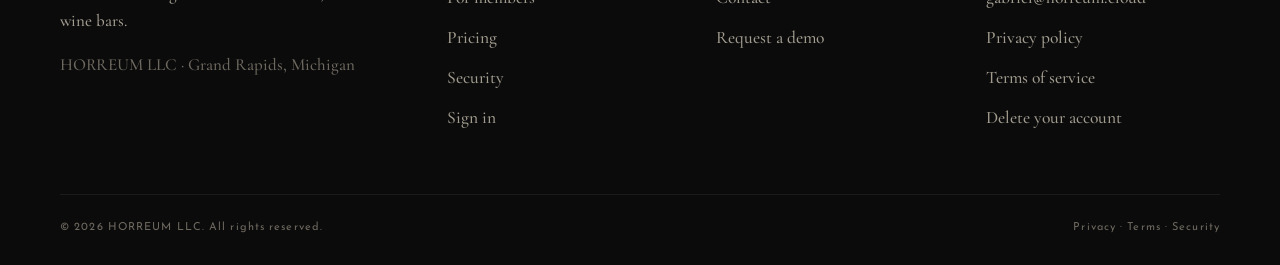
<file: about.html>
<!DOCTYPE html>
<html lang="en" class="no-js" data-theme="dark">
<head>
<meta charset="utf-8">
<meta name="viewport" content="width=device-width, initial-scale=1, viewport-fit=cover">
<title>About Horreum</title>
<meta name="description" content="Horreum is independent reserve and locker management software for restaurants, clubs and wine bars, founded by Gabriel Collins. HORREUM LLC, Grand Rapids, Michigan.">
<link rel="canonical" href="https://horreum.cloud/about">

<meta property="og:type" content="website">
<meta property="og:site_name" content="Horreum">
<meta property="og:title" content="About Horreum">
<meta property="og:description" content="Horreum is independent reserve and locker management software for restaurants, clubs and wine bars, founded by Gabriel Collins. HORREUM LLC, Grand Rapids, Michigan.">
<meta property="og:url" content="https://horreum.cloud/about">
<meta property="og:image" content="https://horreum.cloud/assets/img/og.png">
<meta property="og:image:width" content="1200">
<meta property="og:image:height" content="630">
<meta name="twitter:card" content="summary_large_image">
<meta name="twitter:title" content="About Horreum">
<meta name="twitter:description" content="Horreum is independent reserve and locker management software for restaurants, clubs and wine bars, founded by Gabriel Collins. HORREUM LLC, Grand Rapids, Michigan.">
<meta name="twitter:image" content="https://horreum.cloud/assets/img/og.png">
<meta name="theme-color" content="#0B0B0C">
<meta name="color-scheme" content="dark light">
<link rel="icon" href="/favicon.png" type="image/png">
<link rel="apple-touch-icon" href="/apple-touch-icon.png">
<link rel="manifest" href="/site.webmanifest">
<link rel="preload" href="/assets/fonts/playfair-display-600-normal.woff2" as="font" type="font/woff2" crossorigin>
<link rel="preload" href="/assets/fonts/cormorant-garamond-500-normal.woff2" as="font" type="font/woff2" crossorigin>
<link rel="preload" href="/assets/fonts/josefin-sans-600-normal.woff2" as="font" type="font/woff2" crossorigin>
<link rel="stylesheet" href="/assets/fonts.css">
<link rel="stylesheet" href="/assets/site.css?v=32">
<script>document.documentElement.className='js';</script>

</head>
<body>
<a class="skip" href="#main">Skip to content</a>
<header class="site-header">
  <div class="wrap">
    <a class="brand" href="/" aria-label="Horreum — home"><img class="g-dark" src="/assets/img/glyph-cream.svg" alt="" width="26" height="26"><img class="g-light" src="/assets/img/glyph-dark.svg" alt="" width="26" height="26"><span>Horreum</span></a>
    <nav class="nav" aria-label="Primary"><a href="/venues">Venues</a><a href="/members">Members</a><a href="/pricing">Pricing</a><a href="/about">About</a><a href="/support">Support</a></nav>
    <div class="header-cta">
      <a class="btn btn--ghost" href="https://app.horreum.cloud">Sign in</a>
      <a class="btn btn--gold" href="/contact?kind=demo">Request a demo</a>
    </div>
    <button class="nav-toggle" aria-label="Menu" aria-expanded="false"><svg viewBox="0 0 24 24" fill="none" stroke="currentColor" stroke-width="1.6" stroke-linecap="round"><path d="M4 9h16M4 15h16"/></svg></button>
  </div>
</header>
<main id="main">

<section class="sec">
  <div class="wrap--narrow prose">
    <p class="eyebrow">About</p>
    <h1>About Horreum.</h1>
    <p class="lead">Horreum is reserve and locker management software for restaurants, clubs and wine bars, made by an independent company in Grand Rapids, Michigan.</p>

    <h2>The story</h2>
    <p>Horreum was founded by Gabriel Collins. He has worked in fine dining for four years — serving, bartending, running expo and the host stand — and has been a floor manager for the last year and a half.</p>
    <p>Working around a wine locker program, he saw how much care goes into looking after members’ bottles, and how much of that care goes into the records: what is in each locker, where each bottle sits, what was opened and when. He also saw that most members never get to see their own collection.</p>
    <p>Horreum is his answer to both. He designed and built it independently, on his own time and as its own company, for any venue that keeps wine for its members. It gives the venue one precise record to work from, and gives members an app that makes their collection something to enjoy.</p>

    <h2>The name</h2>
    <p>A <i>horreum</i> was a Roman storehouse — a fortified building for grain, oil and wine, run on careful ledgers. The glyph is a storehouse’s front: a pediment, two columns, and the bar across the door.</p>

    <h2>The company</h2>
    <p>Horreum is made by HORREUM LLC, a Michigan company based in Grand Rapids and founded in 2026. It is independent and founder-owned.</p>
    <p><a href="/contact">Get in touch</a> · <a href="mailto:gabriel@horreum.cloud" data-hz="email">gabriel@horreum.cloud</a></p>
  </div>
</section>

</main>
<footer class="site-footer">
  <div class="wrap">
    <div class="cols">
      <div>
        <a class="brand" href="/"><img class="g-dark" src="/assets/img/glyph-cream.svg" alt="" width="26" height="26"><img class="g-light" src="/assets/img/glyph-dark.svg" alt="" width="26" height="26"><span>Horreum</span></a>
        <p class="small" style="max-width:340px">The storehouse for your members’ wine. Reserve and locker management for restaurants, clubs and wine bars.</p>
        <p class="small muted">HORREUM LLC · Grand Rapids, Michigan</p>
      </div>
      <div><h4>Product</h4><a href="/venues">For venues</a><a href="/members">For members</a><a href="/pricing">Pricing</a><a href="/security">Security</a><a href="https://app.horreum.cloud">Sign in</a></div>
      <div><h4>Company</h4><a href="/about">About</a><a href="/contact">Contact</a><a href="/contact?kind=demo">Request a demo</a></div>
      <div><h4>Support</h4><a href="/support">Help &amp; FAQ</a><a href="mailto:gabriel@horreum.cloud" data-hz="support">gabriel@horreum.cloud</a><a href="/privacy">Privacy policy</a><a href="/terms">Terms of service</a><a href="/delete-account">Delete your account</a></div>
    </div>
    <div class="fine"><span>© <span data-hz="year">2026</span> HORREUM LLC. All rights reserved.</span><span><a href="/privacy">Privacy</a> · <a href="/terms">Terms</a> · <a href="/security">Security</a></span></div>
  </div>
</footer>
<script src="/assets/site.js?v=32"></script>
</body>
</html>
</file>
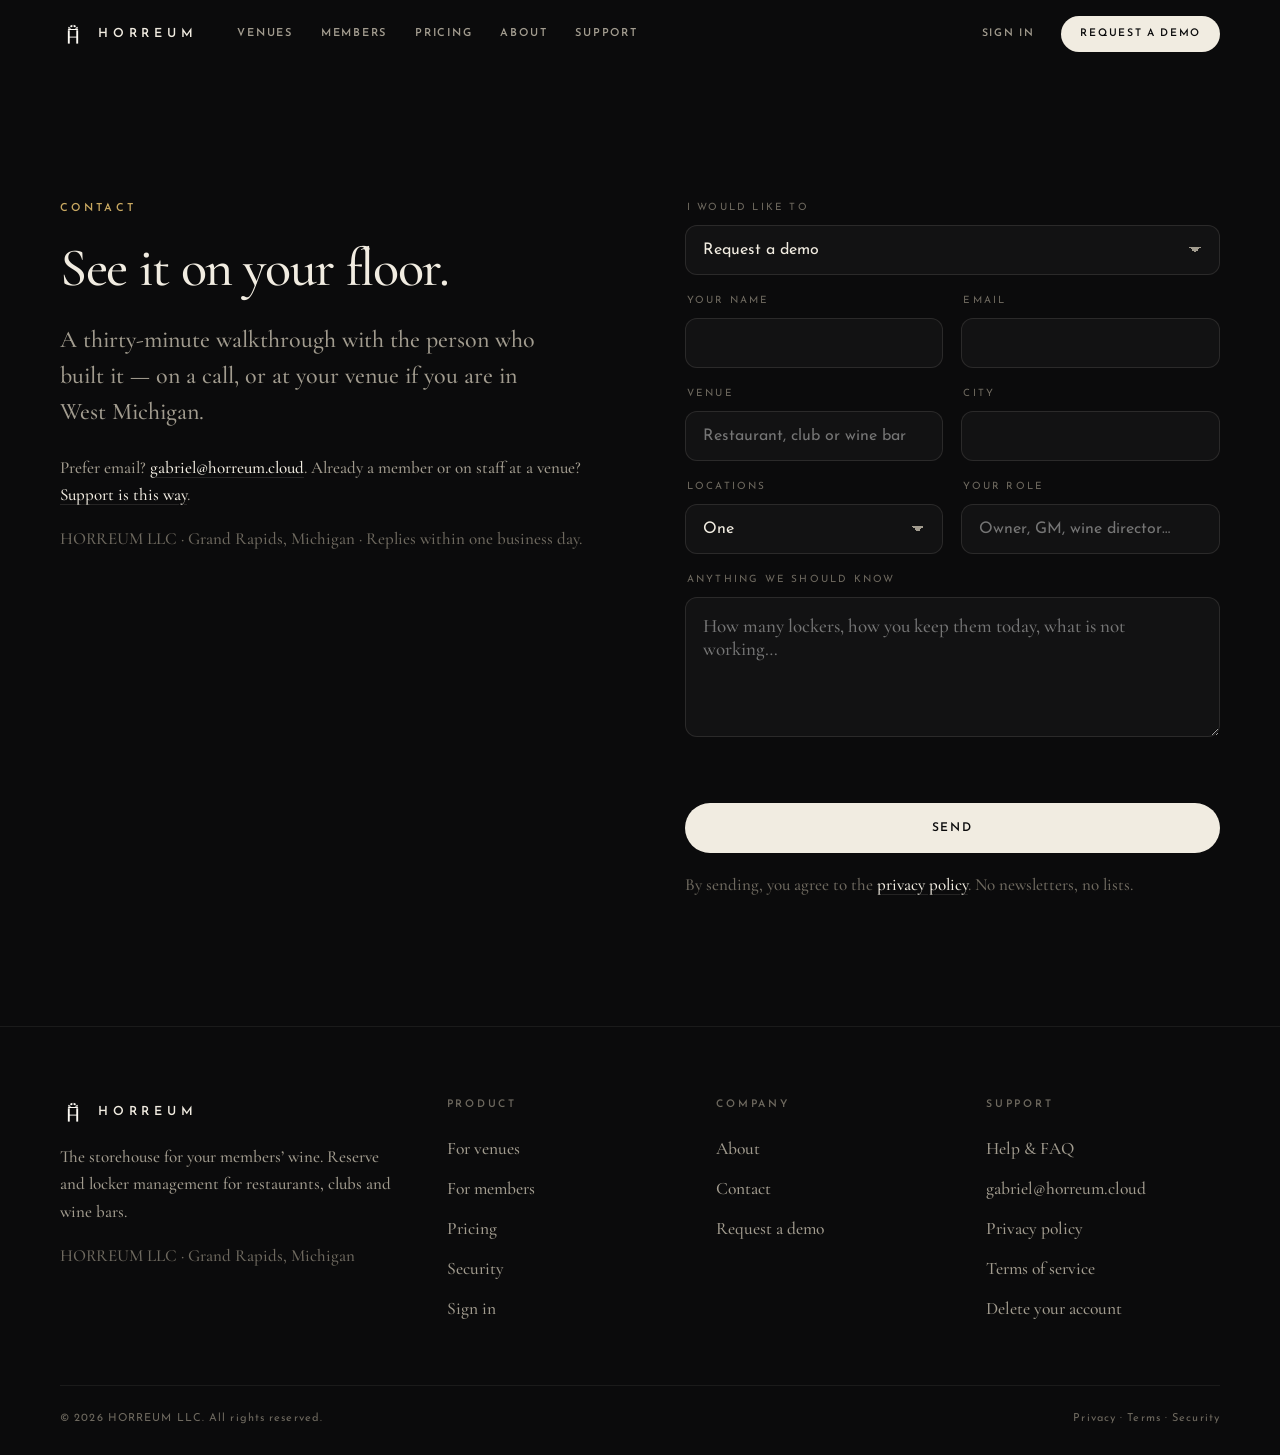
<file: contact.html>
<!DOCTYPE html>
<html lang="en" class="no-js" data-theme="dark">
<head>
<meta charset="utf-8">
<meta name="viewport" content="width=device-width, initial-scale=1, viewport-fit=cover">
<title>Contact Horreum — request a demo</title>
<meta name="description" content="A thirty-minute walkthrough with the person who built it.">
<link rel="canonical" href="https://horreum.cloud/contact">

<meta property="og:type" content="website">
<meta property="og:site_name" content="Horreum">
<meta property="og:title" content="Contact Horreum — request a demo">
<meta property="og:description" content="A thirty-minute walkthrough with the person who built it.">
<meta property="og:url" content="https://horreum.cloud/contact">
<meta property="og:image" content="https://horreum.cloud/assets/img/og.png">
<meta property="og:image:width" content="1200">
<meta property="og:image:height" content="630">
<meta name="twitter:card" content="summary_large_image">
<meta name="twitter:title" content="Contact Horreum — request a demo">
<meta name="twitter:description" content="A thirty-minute walkthrough with the person who built it.">
<meta name="twitter:image" content="https://horreum.cloud/assets/img/og.png">
<meta name="theme-color" content="#0B0B0C">
<meta name="color-scheme" content="dark light">
<link rel="icon" href="/favicon.png" type="image/png">
<link rel="apple-touch-icon" href="/apple-touch-icon.png">
<link rel="manifest" href="/site.webmanifest">
<link rel="preload" href="/assets/fonts/playfair-display-600-normal.woff2" as="font" type="font/woff2" crossorigin>
<link rel="preload" href="/assets/fonts/cormorant-garamond-500-normal.woff2" as="font" type="font/woff2" crossorigin>
<link rel="preload" href="/assets/fonts/josefin-sans-600-normal.woff2" as="font" type="font/woff2" crossorigin>
<link rel="stylesheet" href="/assets/fonts.css">
<link rel="stylesheet" href="/assets/site.css?v=32">
<script>document.documentElement.className='js';</script>

</head>
<body>
<a class="skip" href="#main">Skip to content</a>
<header class="site-header">
  <div class="wrap">
    <a class="brand" href="/" aria-label="Horreum — home"><img class="g-dark" src="/assets/img/glyph-cream.svg" alt="" width="26" height="26"><img class="g-light" src="/assets/img/glyph-dark.svg" alt="" width="26" height="26"><span>Horreum</span></a>
    <nav class="nav" aria-label="Primary"><a href="/venues">Venues</a><a href="/members">Members</a><a href="/pricing">Pricing</a><a href="/about">About</a><a href="/support">Support</a></nav>
    <div class="header-cta">
      <a class="btn btn--ghost" href="https://app.horreum.cloud">Sign in</a>
      <a class="btn btn--gold" href="/contact?kind=demo">Request a demo</a>
    </div>
    <button class="nav-toggle" aria-label="Menu" aria-expanded="false"><svg viewBox="0 0 24 24" fill="none" stroke="currentColor" stroke-width="1.6" stroke-linecap="round"><path d="M4 9h16M4 15h16"/></svg></button>
  </div>
</header>
<main id="main">

<section class="sec">
  <div class="wrap">
    <div class="split" style="align-items:start">
      <div>
        <p class="eyebrow">Contact</p>
        <h1 style="font-size:clamp(36px,5vw,54px)">See it on your floor.</h1>
        <p class="lead">A thirty-minute walkthrough with the person who built it — on a call, or at your venue if you are in West Michigan.</p>
        <p class="small">Prefer email? <a href="mailto:gabriel@horreum.cloud" data-hz="email">gabriel@horreum.cloud</a>. Already a member or on staff at a venue? <a href="/support">Support is this way</a>.</p>
        <p class="small muted">HORREUM LLC · Grand Rapids, Michigan · Replies within one business day.</p>
      </div>
      <form class="form" data-lead="demo" novalidate>
        <label class="field"><span>I would like to</span>
          <select name="kind"><option value="demo">Request a demo</option><option value="pricing">Ask about pricing</option><option value="contact">Ask a question</option></select></label>
        <div class="row2">
          <label class="field"><span>Your name</span><input name="name" autocomplete="name" required></label>
          <label class="field"><span>Email</span><input name="email" type="email" autocomplete="email" required></label>
        </div>
        <div class="row2">
          <label class="field"><span>Venue</span><input name="venue" autocomplete="organization" placeholder="Restaurant, club or wine bar"></label>
          <label class="field"><span>City</span><input name="city" autocomplete="address-level2"></label>
        </div>
        <div class="row2">
          <label class="field"><span>Locations</span><select name="locations"><option value="1">One</option><option value="2">Two</option><option value="3">Three</option><option value="5">Four to five</option><option value="6">Six or more</option></select></label>
          <label class="field"><span>Your role</span><input name="role" placeholder="Owner, GM, wine director…"></label>
        </div>
        <label class="field"><span>Anything we should know</span><textarea name="message" placeholder="How many lockers, how you keep them today, what is not working…"></textarea></label>
        <label class="hp" aria-hidden="true">Website<input name="website" tabindex="-1" autocomplete="off"></label>
        <div class="form-msg" aria-live="polite"></div>
        <button class="btn btn--gold btn--lg" type="submit">Send</button>
        <p class="small muted" style="margin:0">By sending, you agree to the <a href="/privacy">privacy policy</a>. No newsletters, no lists.</p>
      </form>
    </div>
  </div>
</section>

</main>
<footer class="site-footer">
  <div class="wrap">
    <div class="cols">
      <div>
        <a class="brand" href="/"><img class="g-dark" src="/assets/img/glyph-cream.svg" alt="" width="26" height="26"><img class="g-light" src="/assets/img/glyph-dark.svg" alt="" width="26" height="26"><span>Horreum</span></a>
        <p class="small" style="max-width:340px">The storehouse for your members’ wine. Reserve and locker management for restaurants, clubs and wine bars.</p>
        <p class="small muted">HORREUM LLC · Grand Rapids, Michigan</p>
      </div>
      <div><h4>Product</h4><a href="/venues">For venues</a><a href="/members">For members</a><a href="/pricing">Pricing</a><a href="/security">Security</a><a href="https://app.horreum.cloud">Sign in</a></div>
      <div><h4>Company</h4><a href="/about">About</a><a href="/contact">Contact</a><a href="/contact?kind=demo">Request a demo</a></div>
      <div><h4>Support</h4><a href="/support">Help &amp; FAQ</a><a href="mailto:gabriel@horreum.cloud" data-hz="support">gabriel@horreum.cloud</a><a href="/privacy">Privacy policy</a><a href="/terms">Terms of service</a><a href="/delete-account">Delete your account</a></div>
    </div>
    <div class="fine"><span>© <span data-hz="year">2026</span> HORREUM LLC. All rights reserved.</span><span><a href="/privacy">Privacy</a> · <a href="/terms">Terms</a> · <a href="/security">Security</a></span></div>
  </div>
</footer>
<script src="/assets/site.js?v=32"></script>
</body>
</html>
</file>
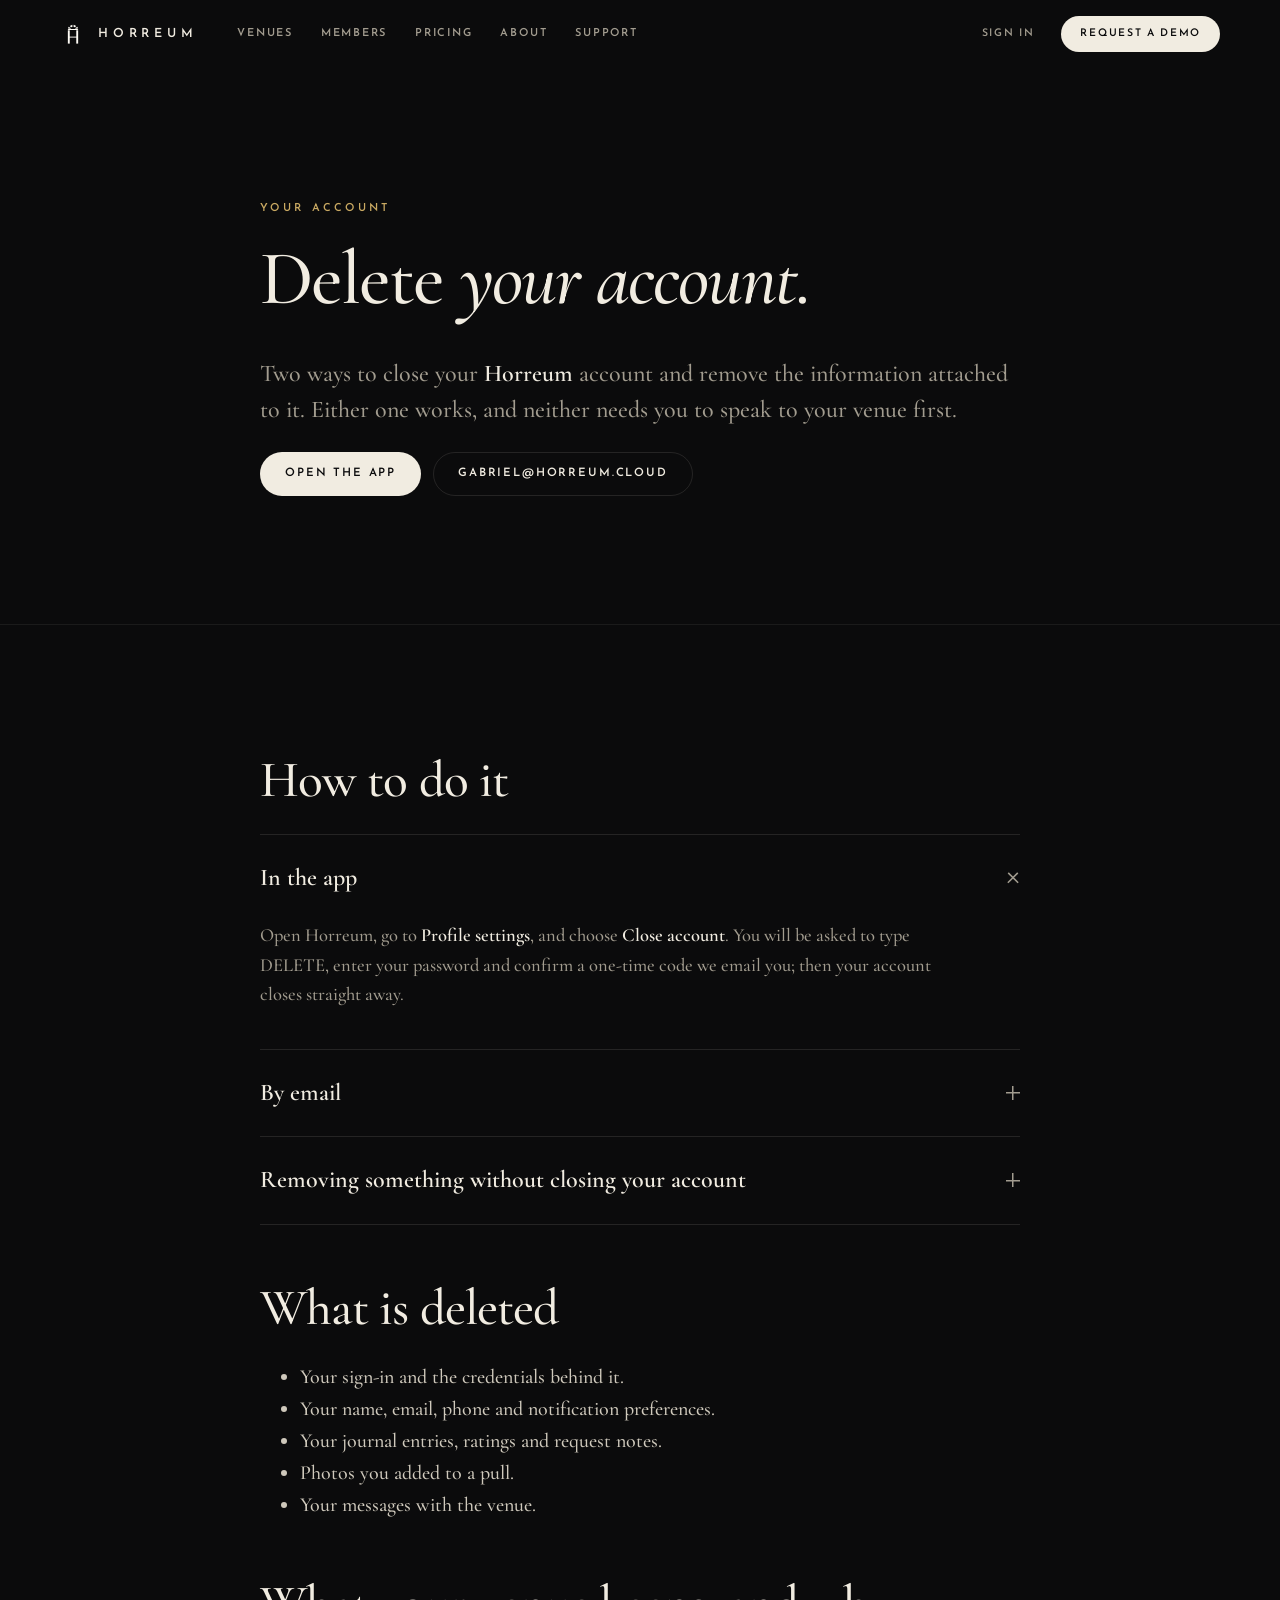
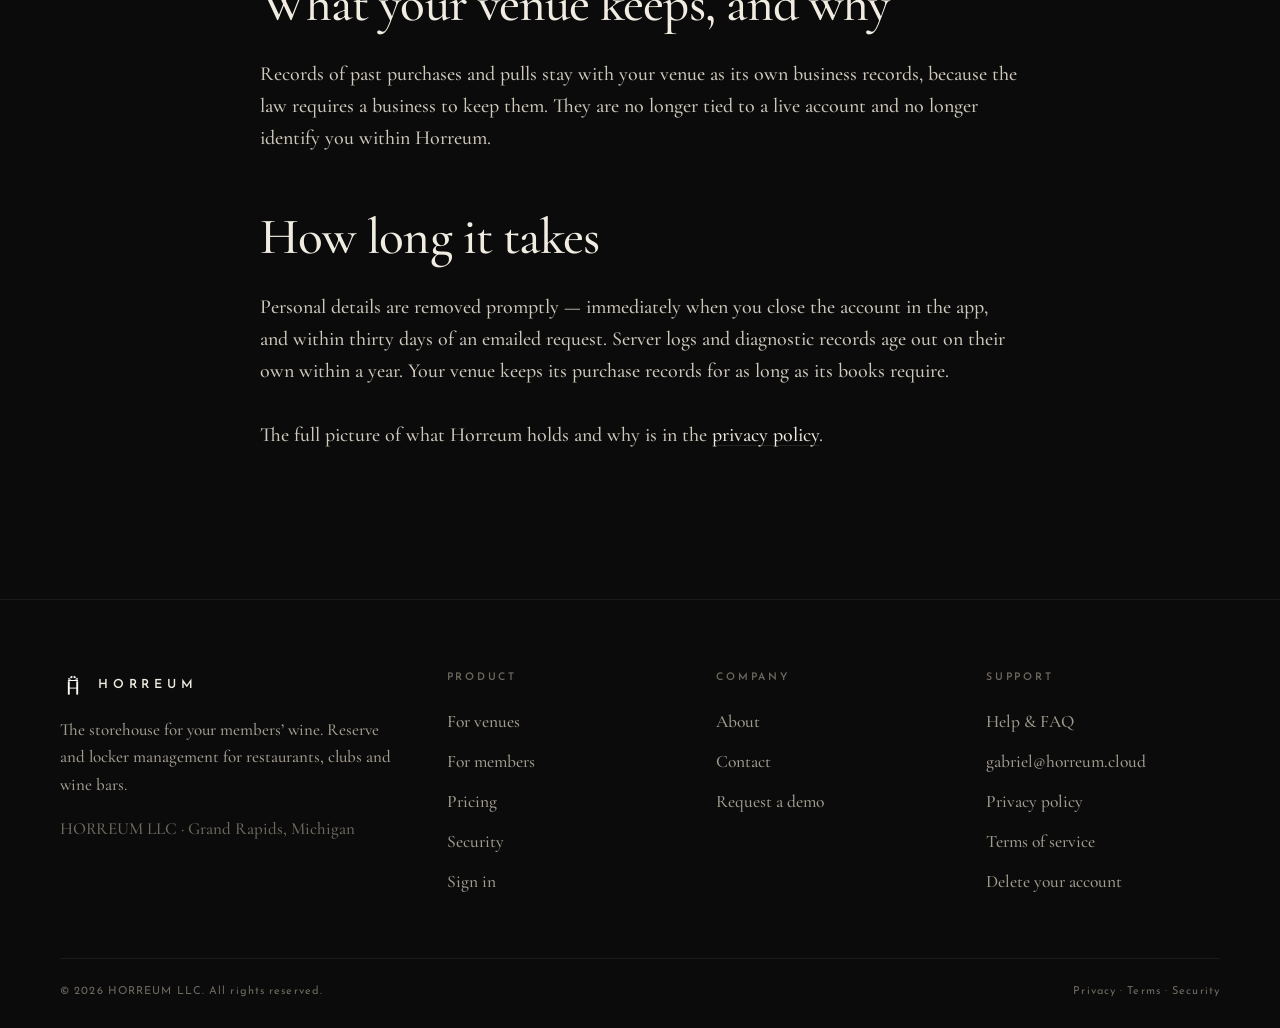
<file: delete-account.html>
<!DOCTYPE html>
<html lang="en" class="no-js" data-theme="dark">
<head>
<meta charset="utf-8">
<meta name="viewport" content="width=device-width, initial-scale=1, viewport-fit=cover">
<title>Delete your Horreum account</title>
<meta name="description" content="How to delete your Horreum account and the data attached to it, what is removed, what your venue keeps, and how long it takes.">
<link rel="canonical" href="https://horreum.cloud/delete-account">

<meta property="og:type" content="website">
<meta property="og:site_name" content="Horreum">
<meta property="og:title" content="Delete your Horreum account">
<meta property="og:description" content="How to delete your Horreum account and the data attached to it, what is removed, what your venue keeps, and how long it takes.">
<meta property="og:url" content="https://horreum.cloud/delete-account">
<meta property="og:image" content="https://horreum.cloud/assets/img/og.png">
<meta property="og:image:width" content="1200">
<meta property="og:image:height" content="630">
<meta name="twitter:card" content="summary_large_image">
<meta name="twitter:title" content="Delete your Horreum account">
<meta name="twitter:description" content="How to delete your Horreum account and the data attached to it, what is removed, what your venue keeps, and how long it takes.">
<meta name="twitter:image" content="https://horreum.cloud/assets/img/og.png">
<meta name="theme-color" content="#0B0B0C">
<meta name="color-scheme" content="dark light">
<link rel="icon" href="/favicon.png" type="image/png">
<link rel="apple-touch-icon" href="/apple-touch-icon.png">
<link rel="manifest" href="/site.webmanifest">
<link rel="preload" href="/assets/fonts/playfair-display-600-normal.woff2" as="font" type="font/woff2" crossorigin>
<link rel="preload" href="/assets/fonts/cormorant-garamond-500-normal.woff2" as="font" type="font/woff2" crossorigin>
<link rel="preload" href="/assets/fonts/josefin-sans-600-normal.woff2" as="font" type="font/woff2" crossorigin>
<link rel="stylesheet" href="/assets/fonts.css">
<link rel="stylesheet" href="/assets/site.css?v=32">
<script>document.documentElement.className='js';</script>

</head>
<body>
<a class="skip" href="#main">Skip to content</a>
<header class="site-header">
  <div class="wrap">
    <a class="brand" href="/" aria-label="Horreum — home"><img class="g-dark" src="/assets/img/glyph-cream.svg" alt="" width="26" height="26"><img class="g-light" src="/assets/img/glyph-dark.svg" alt="" width="26" height="26"><span>Horreum</span></a>
    <nav class="nav" aria-label="Primary"><a href="/venues">Venues</a><a href="/members">Members</a><a href="/pricing">Pricing</a><a href="/about">About</a><a href="/support">Support</a></nav>
    <div class="header-cta">
      <a class="btn btn--ghost" href="https://app.horreum.cloud">Sign in</a>
      <a class="btn btn--gold" href="/contact?kind=demo">Request a demo</a>
    </div>
    <button class="nav-toggle" aria-label="Menu" aria-expanded="false"><svg viewBox="0 0 24 24" fill="none" stroke="currentColor" stroke-width="1.6" stroke-linecap="round"><path d="M4 9h16M4 15h16"/></svg></button>
  </div>
</header>
<main id="main">


<section class="sec">
  <div class="wrap--narrow">
    <p class="eyebrow">Your account</p>
    <h1 style="font-size:clamp(44px,6vw,80px)">Delete <em>your account.</em></h1>
    <p class="lead">Two ways to close your <b>Horreum</b> account and remove the information attached to it. Either one works, and neither needs you to speak to your venue first.</p>
    <div class="cta-row"><a class="btn btn--gold" href="https://app.horreum.cloud">Open the app</a><a class="btn btn--ghost" href="mailto:gabriel@horreum.cloud?subject=Delete%20my%20account" data-hz="support">gabriel@horreum.cloud</a></div>
  </div>
</section>

<section class="sec sec--paper">
  <div class="wrap--narrow">
    <h2>How to do it</h2>
    <div class="faq">
      <details open><summary>In the app</summary><div class="a"><p>Open Horreum, go to <b>Profile settings</b>, and choose <b>Close account</b>. You will be asked to type DELETE, enter your password and confirm a one-time code we email you; then your account closes straight away.</p></div></details>
      <details><summary>By email</summary><div class="a"><p>Write to <a href="mailto:gabriel@horreum.cloud?subject=Delete%20my%20account" data-hz="support">gabriel@horreum.cloud</a> from the address on your account and ask us to close it. We answer within a few days and confirm when it is done.</p></div></details>
      <details><summary>Removing something without closing your account</summary><div class="a"><p>You can ask us to erase particular information and keep your account open &mdash; a journal entry, a photo, a message thread. Write to the same address and say what you would like removed.</p></div></details>
    </div>

    <h2 style="margin-top:56px">What is deleted</h2>
    <ul>
      <li>Your sign-in and the credentials behind it.</li>
      <li>Your name, email, phone and notification preferences.</li>
      <li>Your journal entries, ratings and request notes.</li>
      <li>Photos you added to a pull.</li>
      <li>Your messages with the venue.</li>
    </ul>

    <h2 style="margin-top:56px">What your venue keeps, and why</h2>
    <p>Records of past purchases and pulls stay with your venue as its own business records, because the law requires a business to keep them. They are no longer tied to a live account and no longer identify you within Horreum.</p>

    <h2 style="margin-top:56px">How long it takes</h2>
    <p>Personal details are removed promptly &mdash; immediately when you close the account in the app, and within thirty days of an emailed request. Server logs and diagnostic records age out on their own within a year. Your venue keeps its purchase records for as long as its books require.</p>

    <p style="margin-top:32px">The full picture of what Horreum holds and why is in the <a href="/privacy">privacy policy</a>.</p>
  </div>
</section>


</main>
<footer class="site-footer">
  <div class="wrap">
    <div class="cols">
      <div>
        <a class="brand" href="/"><img class="g-dark" src="/assets/img/glyph-cream.svg" alt="" width="26" height="26"><img class="g-light" src="/assets/img/glyph-dark.svg" alt="" width="26" height="26"><span>Horreum</span></a>
        <p class="small" style="max-width:340px">The storehouse for your members’ wine. Reserve and locker management for restaurants, clubs and wine bars.</p>
        <p class="small muted">HORREUM LLC · Grand Rapids, Michigan</p>
      </div>
      <div><h4>Product</h4><a href="/venues">For venues</a><a href="/members">For members</a><a href="/pricing">Pricing</a><a href="/security">Security</a><a href="https://app.horreum.cloud">Sign in</a></div>
      <div><h4>Company</h4><a href="/about">About</a><a href="/contact">Contact</a><a href="/contact?kind=demo">Request a demo</a></div>
      <div><h4>Support</h4><a href="/support">Help &amp; FAQ</a><a href="mailto:gabriel@horreum.cloud" data-hz="support">gabriel@horreum.cloud</a><a href="/privacy">Privacy policy</a><a href="/terms">Terms of service</a><a href="/delete-account">Delete your account</a></div>
    </div>
    <div class="fine"><span>© <span data-hz="year">2026</span> HORREUM LLC. All rights reserved.</span><span><a href="/privacy">Privacy</a> · <a href="/terms">Terms</a> · <a href="/security">Security</a></span></div>
  </div>
</footer>
<script src="/assets/site.js?v=32"></script>
</body>
</html>
</file>
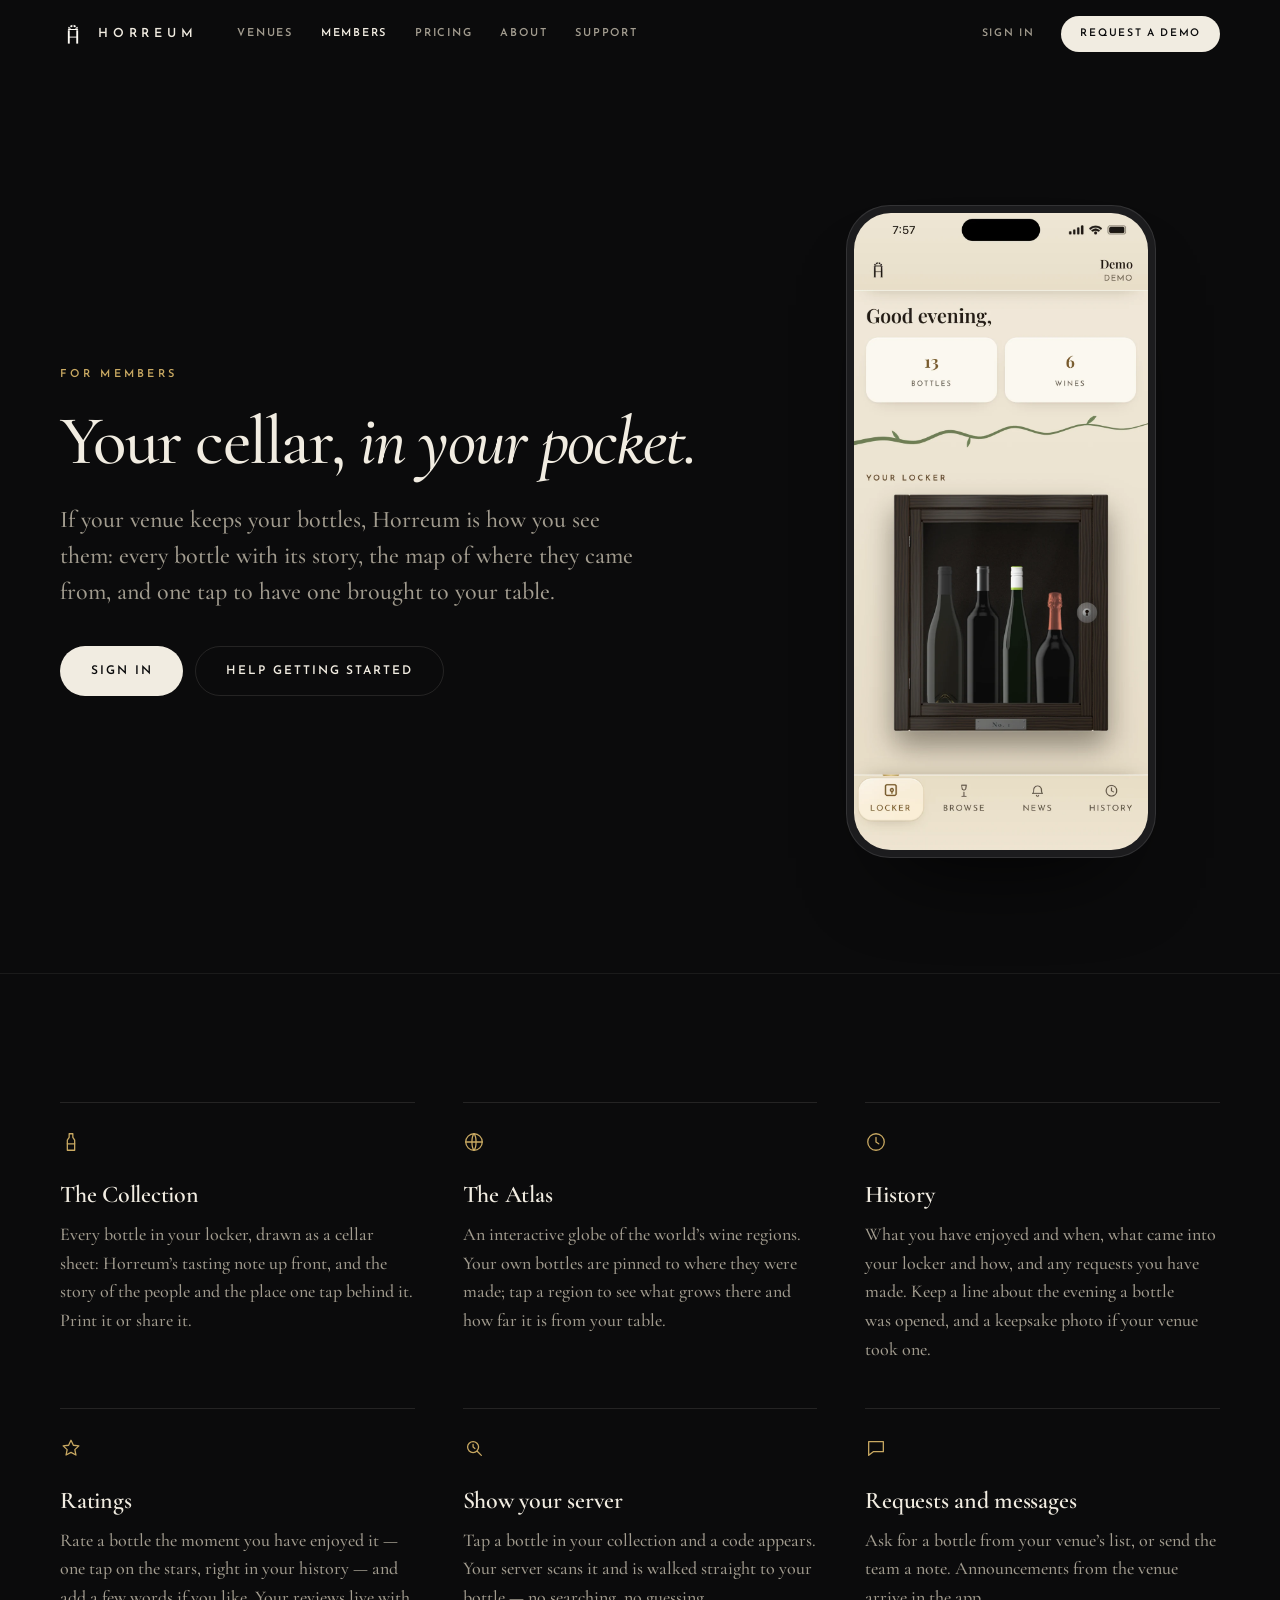
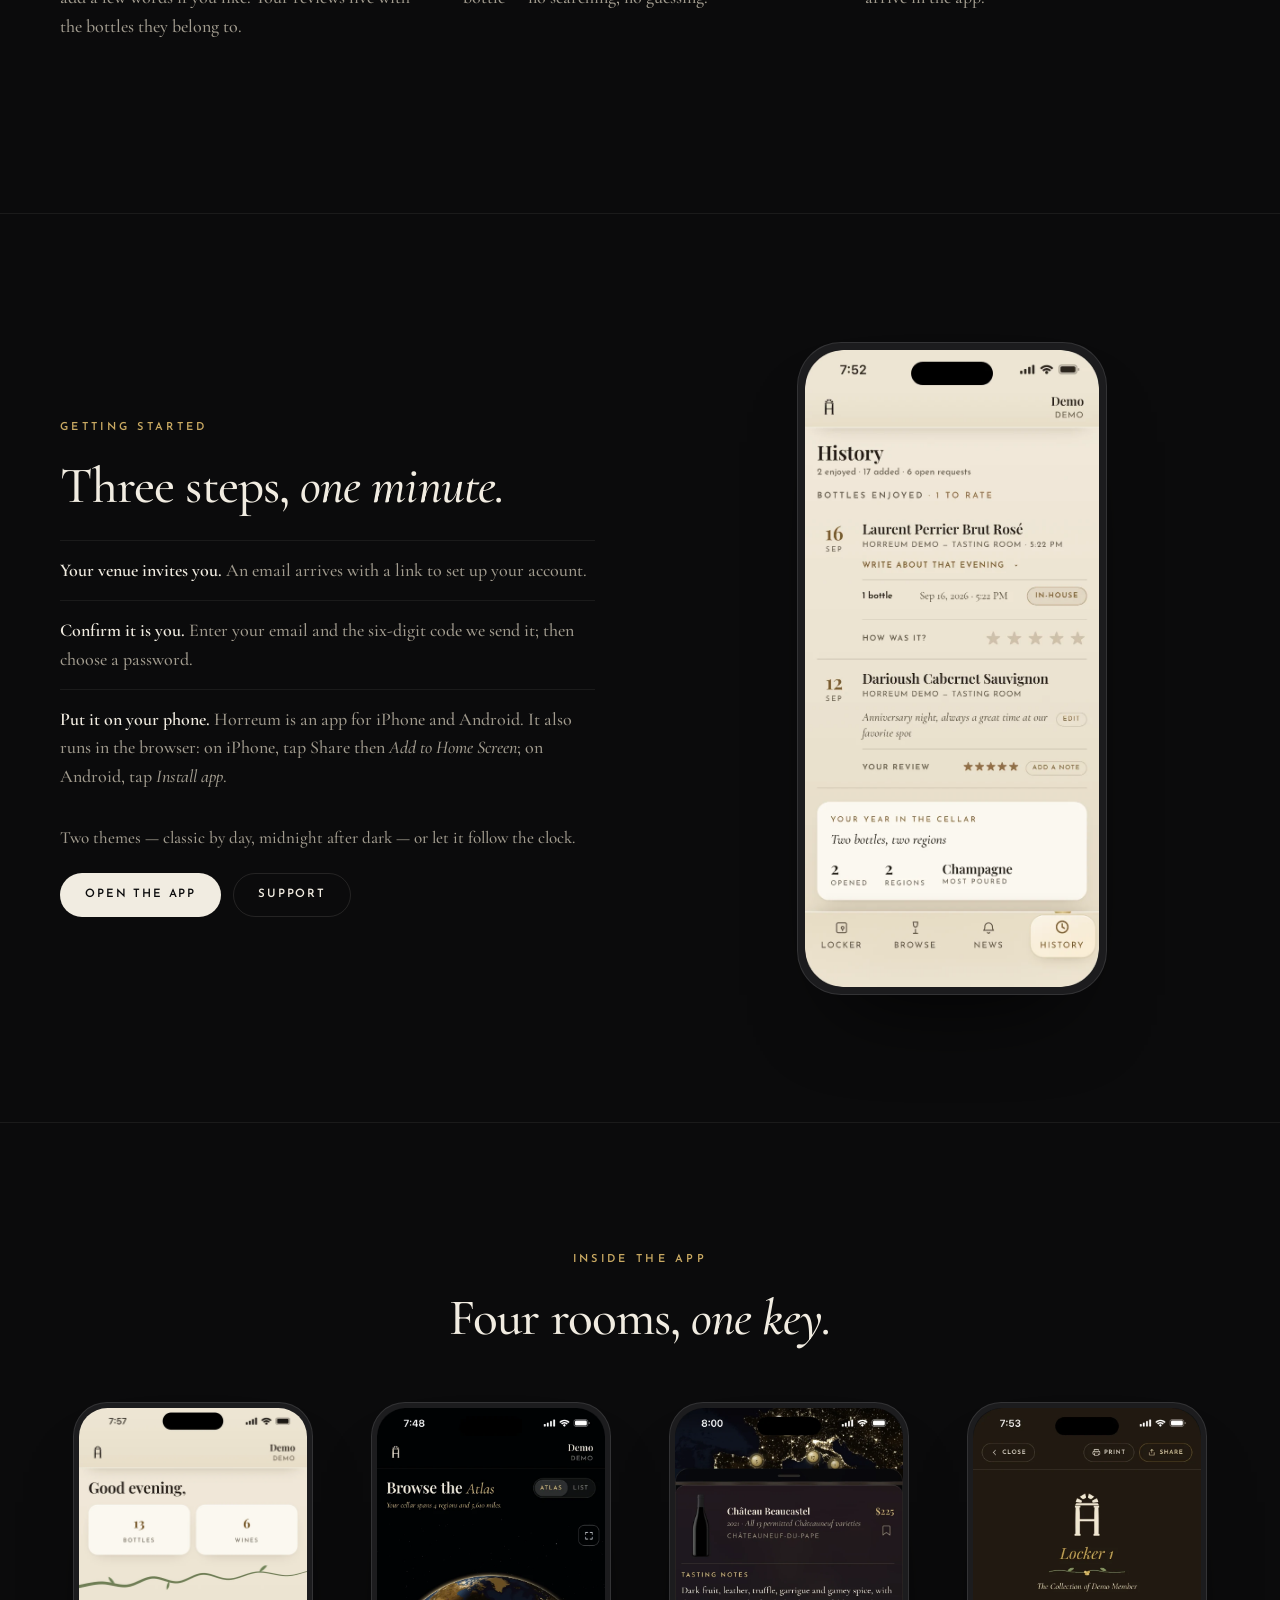
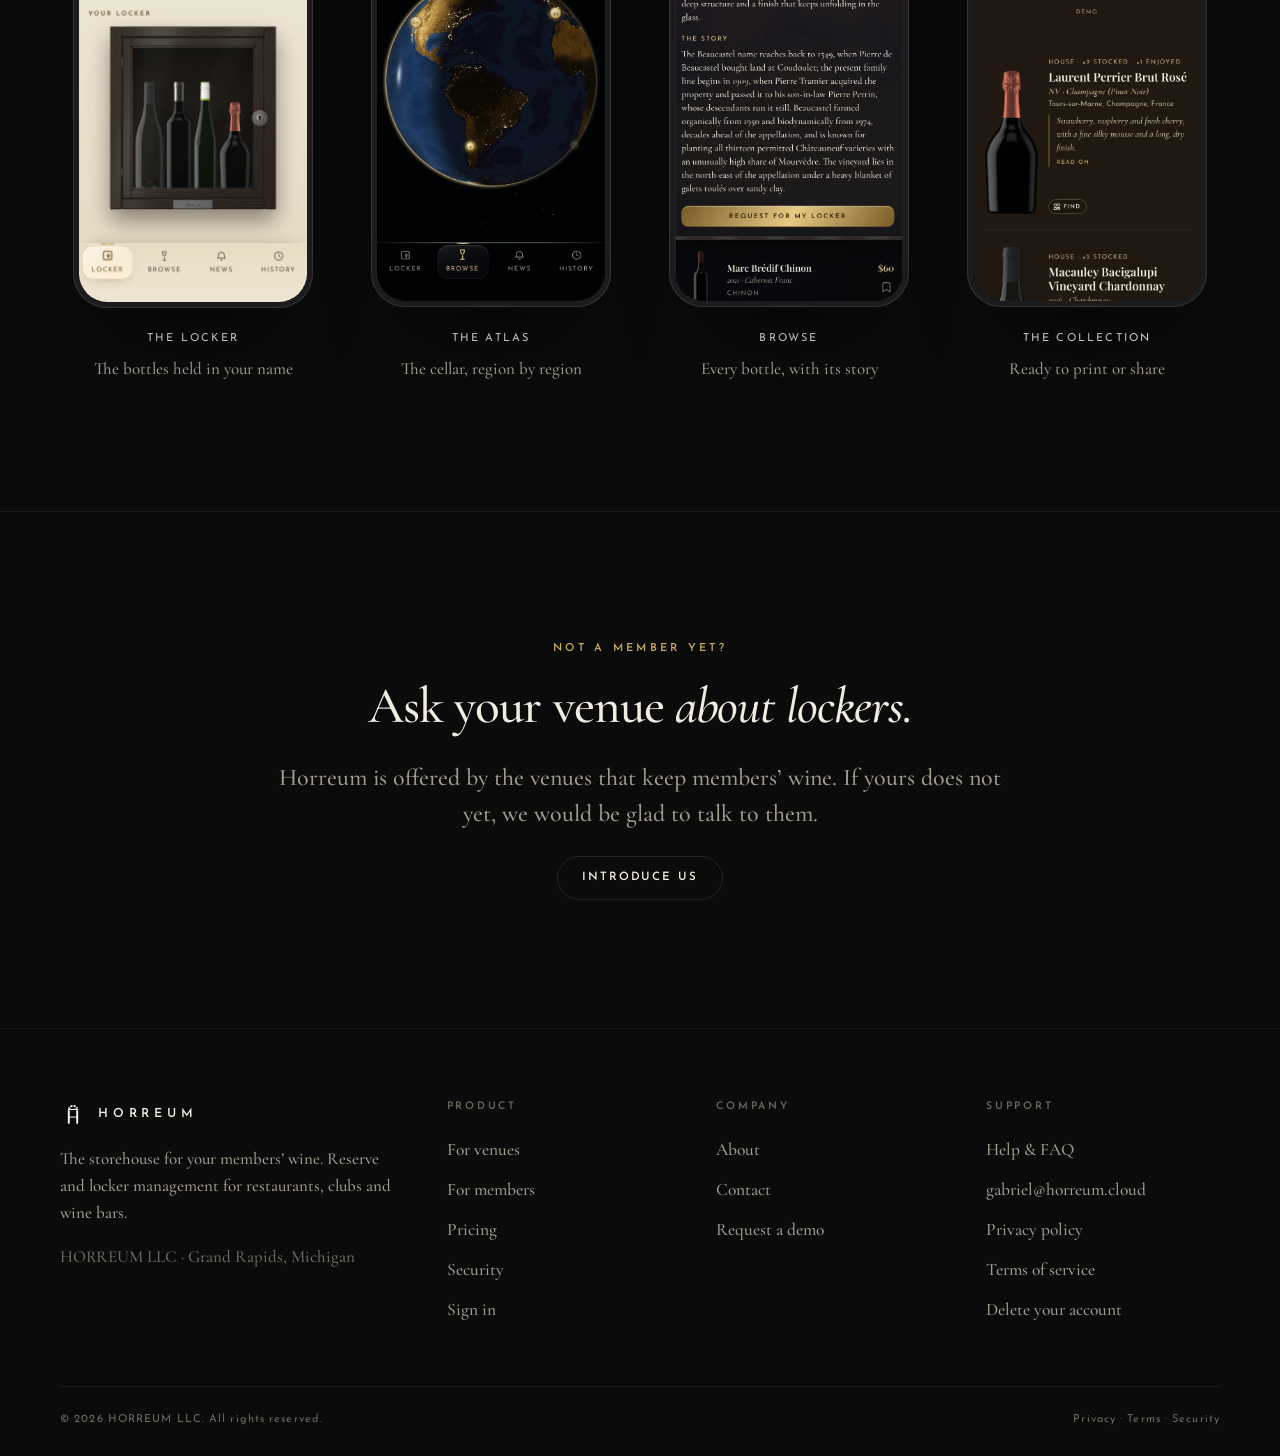
<file: members.html>
<!DOCTYPE html>
<html lang="en" class="no-js" data-theme="dark">
<head>
<meta charset="utf-8">
<meta name="viewport" content="width=device-width, initial-scale=1, viewport-fit=cover">
<title>Horreum for members — your cellar, in your pocket</title>
<meta name="description" content="Every bottle with its story, an atlas of where they came from, your history and ratings, and one tap to have a bottle brought to your table.">
<link rel="canonical" href="https://horreum.cloud/members">

<meta property="og:type" content="website">
<meta property="og:site_name" content="Horreum">
<meta property="og:title" content="Horreum for members — your cellar, in your pocket">
<meta property="og:description" content="Every bottle with its story, an atlas of where they came from, your history and ratings, and one tap to have a bottle brought to your table.">
<meta property="og:url" content="https://horreum.cloud/members">
<meta property="og:image" content="https://horreum.cloud/assets/img/og.png">
<meta property="og:image:width" content="1200">
<meta property="og:image:height" content="630">
<meta name="twitter:card" content="summary_large_image">
<meta name="twitter:title" content="Horreum for members — your cellar, in your pocket">
<meta name="twitter:description" content="Every bottle with its story, an atlas of where they came from, your history and ratings, and one tap to have a bottle brought to your table.">
<meta name="twitter:image" content="https://horreum.cloud/assets/img/og.png">
<meta name="theme-color" content="#0B0B0C">
<meta name="color-scheme" content="dark light">
<link rel="icon" href="/favicon.png" type="image/png">
<link rel="apple-touch-icon" href="/apple-touch-icon.png">
<link rel="manifest" href="/site.webmanifest">
<link rel="preload" href="/assets/fonts/playfair-display-600-normal.woff2" as="font" type="font/woff2" crossorigin>
<link rel="preload" href="/assets/fonts/cormorant-garamond-500-normal.woff2" as="font" type="font/woff2" crossorigin>
<link rel="preload" href="/assets/fonts/josefin-sans-600-normal.woff2" as="font" type="font/woff2" crossorigin>
<link rel="stylesheet" href="/assets/fonts.css">
<link rel="stylesheet" href="/assets/site.css?v=32">
<script>document.documentElement.className='js';</script>

</head>
<body>
<a class="skip" href="#main">Skip to content</a>
<header class="site-header">
  <div class="wrap">
    <a class="brand" href="/" aria-label="Horreum — home"><img class="g-dark" src="/assets/img/glyph-cream.svg" alt="" width="26" height="26"><img class="g-light" src="/assets/img/glyph-dark.svg" alt="" width="26" height="26"><span>Horreum</span></a>
    <nav class="nav" aria-label="Primary"><a href="/venues">Venues</a><a href="/members">Members</a><a href="/pricing">Pricing</a><a href="/about">About</a><a href="/support">Support</a></nav>
    <div class="header-cta">
      <a class="btn btn--ghost" href="https://app.horreum.cloud">Sign in</a>
      <a class="btn btn--gold" href="/contact?kind=demo">Request a demo</a>
    </div>
    <button class="nav-toggle" aria-label="Menu" aria-expanded="false"><svg viewBox="0 0 24 24" fill="none" stroke="currentColor" stroke-width="1.6" stroke-linecap="round"><path d="M4 9h16M4 15h16"/></svg></button>
  </div>
</header>
<main id="main">

<section class="hero">
  <div class="wrap">
    <div>
      <p class="eyebrow">For members</p>
      <h1>Your cellar, <em>in your pocket.</em></h1>
      <p class="lead">If your venue keeps your bottles, Horreum is how you see them: every bottle with its story, the map of where they came from, and one tap to have one brought to your table.</p>
      <div class="cta-row"><a class="btn btn--gold btn--lg" href="https://app.horreum.cloud">Sign in</a><a class="btn btn--ghost btn--lg" href="/support">Help getting started</a></div>
    </div>
    <div class="phone"><div class="phone-body"><img src="/assets/shots/locker.webp?v=2" alt="A member’s locker in the Horreum app: their bottles standing in a wooden cabinet" width="924" height="2000" fetchpriority="high" decoding="async"></div></div>
  </div>
</section>

<section class="sec">
  <div class="wrap">
    <div class="grid grid--3">
      <div class="card "><span class="ico"><svg viewBox="0 0 24 24" aria-hidden="true"><path d="M10 3h4v4l2 3v11H8V10l2-3z"/><path d="M8 14h8"/></svg></span><h3>The Collection</h3><p>Every bottle in your locker, drawn as a cellar sheet: Horreum’s tasting note up front, and the story of the people and the place one tap behind it. Print it or share it.</p></div>
      <div class="card "><span class="ico"><svg viewBox="0 0 24 24" aria-hidden="true"><circle cx="12" cy="12" r="9"/><path d="M3 12h18M12 3c3 3.5 3 14.5 0 18M12 3c-3 3.5-3 14.5 0 18"/></svg></span><h3>The Atlas</h3><p>An interactive globe of the world’s wine regions. Your own bottles are pinned to where they were made; tap a region to see what grows there and how far it is from your table.</p></div>
      <div class="card "><span class="ico"><svg viewBox="0 0 24 24" aria-hidden="true"><circle cx="12" cy="12" r="9"/><path d="M12 7v5l3 2"/></svg></span><h3>History</h3><p>What you have enjoyed and when, what came into your locker and how, and any requests you have made. Keep a line about the evening a bottle was opened, and a keepsake photo if your venue took one.</p></div>
      <div class="card "><span class="ico"><svg viewBox="0 0 24 24" aria-hidden="true"><path d="M12 3.5l2.6 5.5 6 .7-4.4 4.1 1.2 5.9L12 16.8l-5.4 2.9 1.2-5.9L3.4 9.7l6-.7z"/></svg></span><h3>Ratings</h3><p>Rate a bottle the moment you have enjoyed it — one tap on the stars, right in your history — and add a few words if you like. Your reviews live with the bottles they belong to.</p></div>
      <div class="card "><span class="ico"><svg viewBox="0 0 24 24" aria-hidden="true"><circle cx="11" cy="11" r="6"/><path d="M20 20l-4.2-4.2"/><path d="M11 8v3l2 1.5"/></svg></span><h3>Show your server</h3><p>Tap a bottle in your collection and a code appears. Your server scans it and is walked straight to your bottle — no searching, no guessing.</p></div>
      <div class="card "><span class="ico"><svg viewBox="0 0 24 24" aria-hidden="true"><path d="M4 5h16v11H9l-5 4z"/></svg></span><h3>Requests and messages</h3><p>Ask for a bottle from your venue’s list, or send the team a note. Announcements from the venue arrive in the app.</p></div>
    </div>
  </div>
</section>

<section class="sec sec--night">
  <div class="wrap">
    <div class="split split--rev">
      <div class="phone"><div class="phone-body"><img src="/assets/shots/history.webp?v=2" alt="History: bottles enjoyed and rated, and bottles added to the locker" width="654" height="1415" loading="lazy" decoding="async"></div></div>
      <div>
        <p class="eyebrow">Getting started</p>
        <h2>Three steps, <em>one minute.</em></h2>
        <ul>
          <li><b>Your venue invites you.</b> An email arrives with a link to set up your account.</li>
          <li><b>Confirm it is you.</b> Enter your email and the six-digit code we send it; then choose a password.</li>
          <li><b>Put it on your phone.</b> Horreum is an app for iPhone and Android. It also runs in the browser: on iPhone, tap Share then <i>Add to Home Screen</i>; on Android, tap <i>Install app</i>.</li>
        </ul>
        <p class="small" style="margin-top:18px">Two themes — classic by day, midnight after dark — or let it follow the clock.</p>
        <div class="cta-row" style="margin-top:22px"><a class="btn btn--gold" href="https://app.horreum.cloud">Open the app</a><a class="btn btn--ghost" href="/support">Support</a></div>
      </div>
    </div>
  </div>
</section>

<section class="sec day">
  <div class="wrap">
    <div class="wrap--narrow center" style="margin-bottom:56px">
      <p class="eyebrow">Inside the app</p>
      <h2>Four rooms, <em>one key.</em></h2>
    </div>
    <div class="phones">
      <figure><div class="phone phone--sm"><div class="phone-body"><img src="/assets/shots/locker.webp?v=2" alt="The Locker" width="924" height="2000" loading="lazy" decoding="async"></div></div><figcaption>The Locker<span>The bottles held in your name</span></figcaption></figure>
      <figure><div class="phone phone--sm"><div class="phone-body"><img src="/assets/shots/atlas.webp?v=2" alt="The Atlas" width="654" height="1415" loading="lazy" decoding="async"></div></div><figcaption>The Atlas<span>The cellar, region by region</span></figcaption></figure>
      <figure><div class="phone phone--sm"><div class="phone-body"><img src="/assets/shots/bottle.webp?v=2" alt="A wine’s card" width="654" height="1415" loading="lazy" decoding="async"></div></div><figcaption>Browse<span>Every bottle, with its story</span></figcaption></figure>
      <figure><div class="phone phone--sm"><div class="phone-body"><img src="/assets/shots/collection.webp?v=2" alt="The Collection" width="654" height="1415" loading="lazy" decoding="async"></div></div><figcaption>The Collection<span>Ready to print or share</span></figcaption></figure>
    </div>
  </div>
</section>

<section class="sec center">
  <div class="wrap--narrow">
    <p class="eyebrow">Not a member yet?</p>
    <h2>Ask your venue <em>about lockers.</em></h2>
    <p class="lead">Horreum is offered by the venues that keep members’ wine. If yours does not yet, we would be glad to talk to them.</p>
    <div class="cta-row" style="justify-content:center"><a class="btn btn--ghost" href="/contact">Introduce us</a></div>
  </div>
</section>

</main>
<footer class="site-footer">
  <div class="wrap">
    <div class="cols">
      <div>
        <a class="brand" href="/"><img class="g-dark" src="/assets/img/glyph-cream.svg" alt="" width="26" height="26"><img class="g-light" src="/assets/img/glyph-dark.svg" alt="" width="26" height="26"><span>Horreum</span></a>
        <p class="small" style="max-width:340px">The storehouse for your members’ wine. Reserve and locker management for restaurants, clubs and wine bars.</p>
        <p class="small muted">HORREUM LLC · Grand Rapids, Michigan</p>
      </div>
      <div><h4>Product</h4><a href="/venues">For venues</a><a href="/members">For members</a><a href="/pricing">Pricing</a><a href="/security">Security</a><a href="https://app.horreum.cloud">Sign in</a></div>
      <div><h4>Company</h4><a href="/about">About</a><a href="/contact">Contact</a><a href="/contact?kind=demo">Request a demo</a></div>
      <div><h4>Support</h4><a href="/support">Help &amp; FAQ</a><a href="mailto:gabriel@horreum.cloud" data-hz="support">gabriel@horreum.cloud</a><a href="/privacy">Privacy policy</a><a href="/terms">Terms of service</a><a href="/delete-account">Delete your account</a></div>
    </div>
    <div class="fine"><span>© <span data-hz="year">2026</span> HORREUM LLC. All rights reserved.</span><span><a href="/privacy">Privacy</a> · <a href="/terms">Terms</a> · <a href="/security">Security</a></span></div>
  </div>
</footer>
<script src="/assets/site.js?v=32"></script>
</body>
</html>
</file>
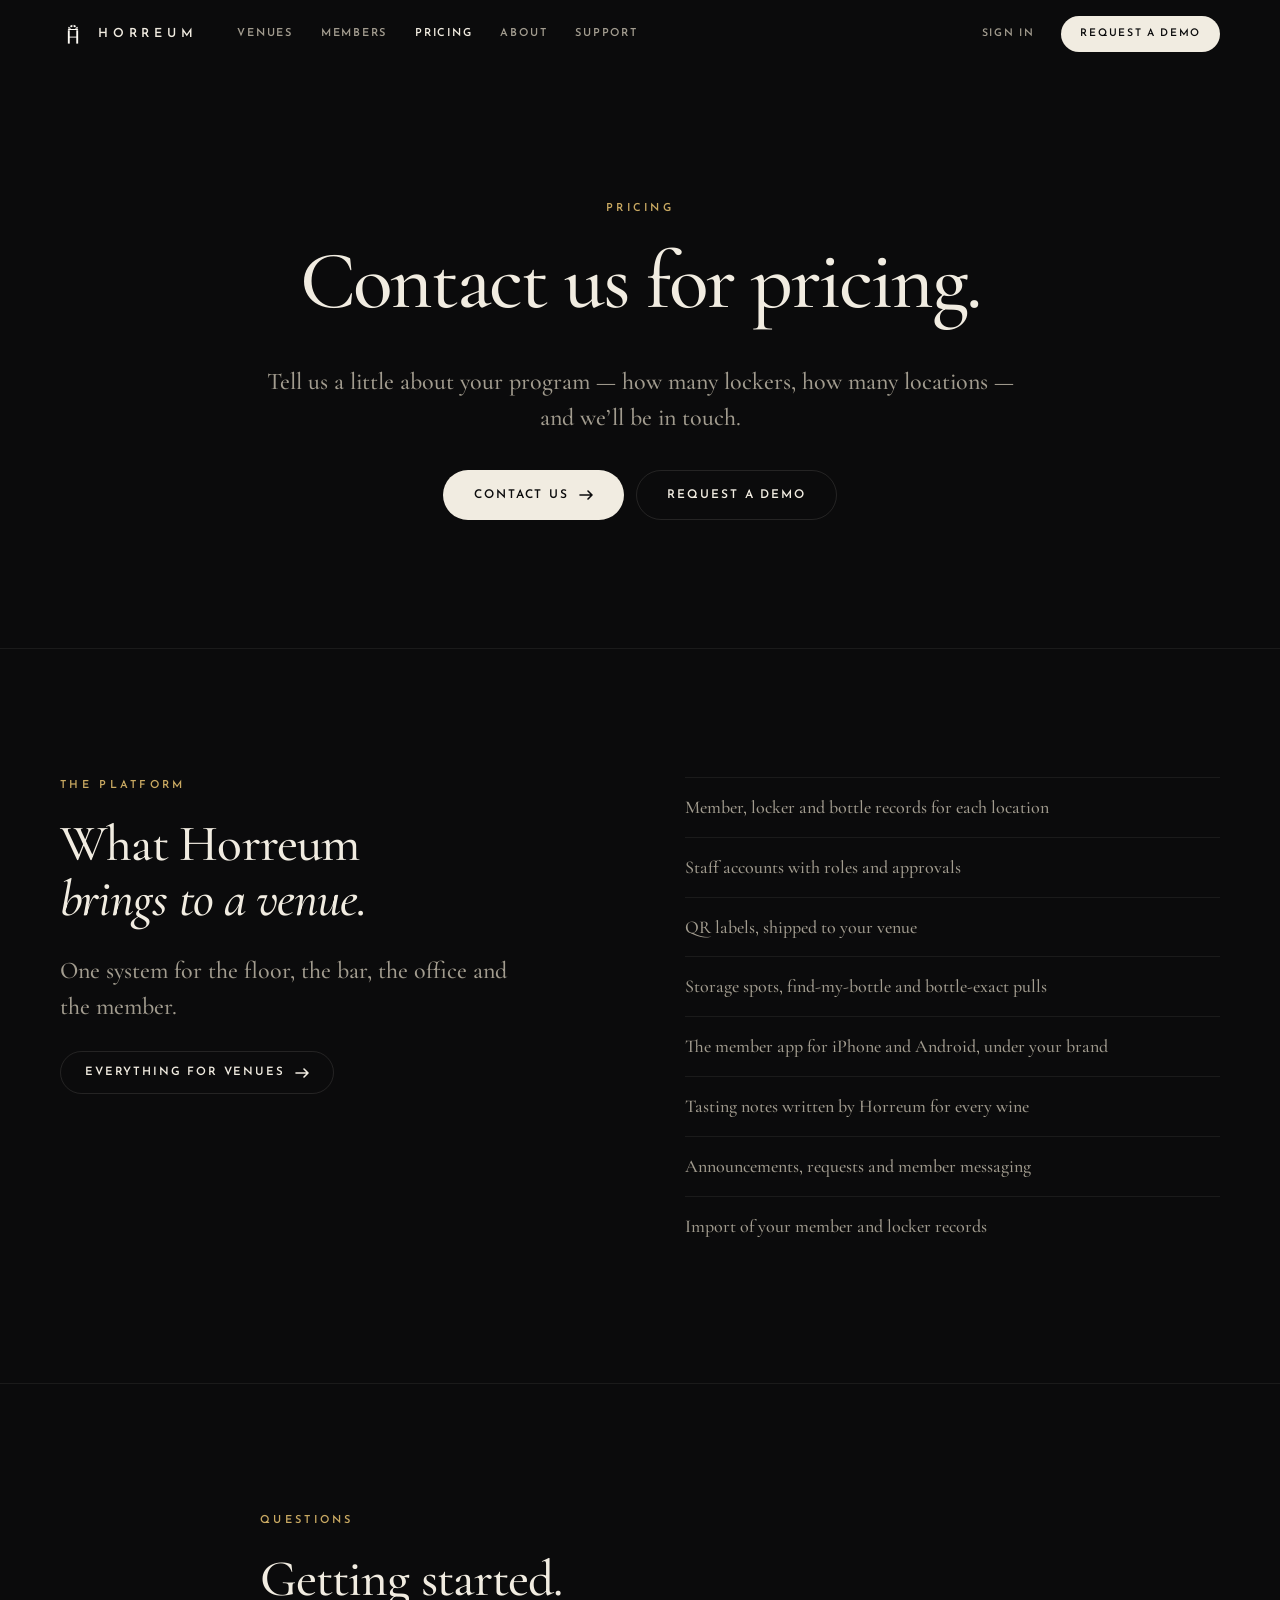
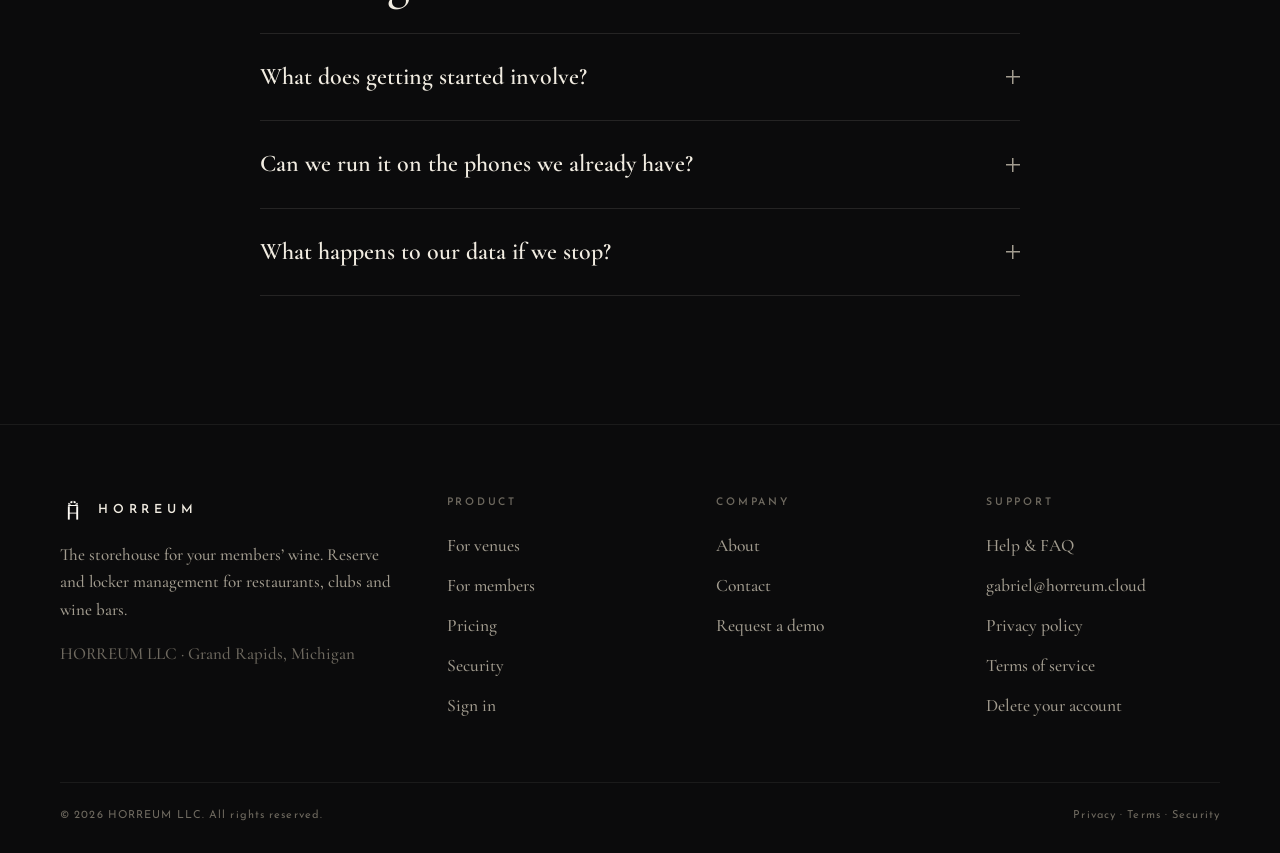
<file: pricing.html>
<!DOCTYPE html>
<html lang="en" class="no-js" data-theme="dark">
<head>
<meta charset="utf-8">
<meta name="viewport" content="width=device-width, initial-scale=1, viewport-fit=cover">
<title>Horreum pricing</title>
<meta name="description" content="Contact us for pricing. Tell us a little about your program and we’ll be in touch.">
<link rel="canonical" href="https://horreum.cloud/pricing">

<meta property="og:type" content="website">
<meta property="og:site_name" content="Horreum">
<meta property="og:title" content="Horreum pricing">
<meta property="og:description" content="Contact us for pricing. Tell us a little about your program and we’ll be in touch.">
<meta property="og:url" content="https://horreum.cloud/pricing">
<meta property="og:image" content="https://horreum.cloud/assets/img/og.png">
<meta property="og:image:width" content="1200">
<meta property="og:image:height" content="630">
<meta name="twitter:card" content="summary_large_image">
<meta name="twitter:title" content="Horreum pricing">
<meta name="twitter:description" content="Contact us for pricing. Tell us a little about your program and we’ll be in touch.">
<meta name="twitter:image" content="https://horreum.cloud/assets/img/og.png">
<meta name="theme-color" content="#0B0B0C">
<meta name="color-scheme" content="dark light">
<link rel="icon" href="/favicon.png" type="image/png">
<link rel="apple-touch-icon" href="/apple-touch-icon.png">
<link rel="manifest" href="/site.webmanifest">
<link rel="preload" href="/assets/fonts/playfair-display-600-normal.woff2" as="font" type="font/woff2" crossorigin>
<link rel="preload" href="/assets/fonts/cormorant-garamond-500-normal.woff2" as="font" type="font/woff2" crossorigin>
<link rel="preload" href="/assets/fonts/josefin-sans-600-normal.woff2" as="font" type="font/woff2" crossorigin>
<link rel="stylesheet" href="/assets/fonts.css">
<link rel="stylesheet" href="/assets/site.css?v=32">
<script>document.documentElement.className='js';</script>

</head>
<body>
<a class="skip" href="#main">Skip to content</a>
<header class="site-header">
  <div class="wrap">
    <a class="brand" href="/" aria-label="Horreum — home"><img class="g-dark" src="/assets/img/glyph-cream.svg" alt="" width="26" height="26"><img class="g-light" src="/assets/img/glyph-dark.svg" alt="" width="26" height="26"><span>Horreum</span></a>
    <nav class="nav" aria-label="Primary"><a href="/venues">Venues</a><a href="/members">Members</a><a href="/pricing">Pricing</a><a href="/about">About</a><a href="/support">Support</a></nav>
    <div class="header-cta">
      <a class="btn btn--ghost" href="https://app.horreum.cloud">Sign in</a>
      <a class="btn btn--gold" href="/contact?kind=demo">Request a demo</a>
    </div>
    <button class="nav-toggle" aria-label="Menu" aria-expanded="false"><svg viewBox="0 0 24 24" fill="none" stroke="currentColor" stroke-width="1.6" stroke-linecap="round"><path d="M4 9h16M4 15h16"/></svg></button>
  </div>
</header>
<main id="main">

<section class="sec center">
  <div class="wrap--narrow">
    <p class="eyebrow">Pricing</p>
    <h1 style="font-size:clamp(44px,6.4vw,84px)">Contact us for pricing.</h1>
    <p class="lead">Tell us a little about your program — how many lockers, how many locations — and we’ll be in touch.</p>
    <div class="cta-row" style="margin-top:34px"><a class="btn btn--gold btn--lg" href="/contact?kind=pricing">Contact us <svg class="arr" width="14" height="10" viewBox="0 0 14 10" fill="none" stroke="currentColor" stroke-width="1.6" stroke-linecap="round" stroke-linejoin="round" aria-hidden="true"><path d="M1 5h12M9 1l4 4-4 4"/></svg></a><a class="btn btn--ghost btn--lg" href="/contact?kind=demo">Request a demo</a></div>
  </div>
</section>

<section class="sec">
  <div class="wrap">
    <div class="split" style="align-items:start">
      <div>
        <p class="eyebrow">The platform</p>
        <h2>What Horreum <em>brings to a venue.</em></h2>
        <p class="lead">One system for the floor, the bar, the office and the member.</p>
        <div class="cta-row" style="margin-top:26px"><a class="btn btn--ghost" href="/venues">Everything for venues <svg class="arr" width="14" height="10" viewBox="0 0 14 10" fill="none" stroke="currentColor" stroke-width="1.6" stroke-linecap="round" stroke-linejoin="round" aria-hidden="true"><path d="M1 5h12M9 1l4 4-4 4"/></svg></a></div>
      </div>
      <div>
        <ul style="margin-top:0">
          <li>Member, locker and bottle records for each location</li>
          <li>Staff accounts with roles and approvals</li>
          <li>QR labels, shipped to your venue</li>
          <li>Storage spots, find-my-bottle and bottle-exact pulls</li>
          <li>The member app for iPhone and Android, under your brand</li>
          <li>Tasting notes written by Horreum for every wine</li>
          <li>Announcements, requests and member messaging</li>
          <li>Import of your member and locker records</li>
        </ul>
      </div>
    </div>
  </div>
</section>

<section class="sec">
  <div class="wrap--narrow">
    <p class="eyebrow">Questions</p>
    <h2>Getting started.</h2>
    <div class="faq">
      <details><summary>What does getting started involve?</summary><div class="a"><p>We import your member and locker records from whatever you keep them in today. Your first label batches arrive registered to your venue, and we walk the first stocking with you. Then your team tags and scans the bottles into their lockers: scan the tag, then pick the wine from the catalog or enter it if it is new.</p></div></details>
      <details><summary>Can we run it on the phones we already have?</summary><div class="a"><p>Yes. Horreum runs on any recent iPhone or Android phone, and scanning uses the phone’s camera.</p></div></details>
      <details><summary>What happens to our data if we stop?</summary><div class="a"><p>You receive a complete export — members, lockers, bottles, and the activity log — and your venue’s data is removed from the platform on the schedule set out in the <a href="/terms">terms</a>.</p></div></details>
    </div>
  </div>
</section>

</main>
<footer class="site-footer">
  <div class="wrap">
    <div class="cols">
      <div>
        <a class="brand" href="/"><img class="g-dark" src="/assets/img/glyph-cream.svg" alt="" width="26" height="26"><img class="g-light" src="/assets/img/glyph-dark.svg" alt="" width="26" height="26"><span>Horreum</span></a>
        <p class="small" style="max-width:340px">The storehouse for your members’ wine. Reserve and locker management for restaurants, clubs and wine bars.</p>
        <p class="small muted">HORREUM LLC · Grand Rapids, Michigan</p>
      </div>
      <div><h4>Product</h4><a href="/venues">For venues</a><a href="/members">For members</a><a href="/pricing">Pricing</a><a href="/security">Security</a><a href="https://app.horreum.cloud">Sign in</a></div>
      <div><h4>Company</h4><a href="/about">About</a><a href="/contact">Contact</a><a href="/contact?kind=demo">Request a demo</a></div>
      <div><h4>Support</h4><a href="/support">Help &amp; FAQ</a><a href="mailto:gabriel@horreum.cloud" data-hz="support">gabriel@horreum.cloud</a><a href="/privacy">Privacy policy</a><a href="/terms">Terms of service</a><a href="/delete-account">Delete your account</a></div>
    </div>
    <div class="fine"><span>© <span data-hz="year">2026</span> HORREUM LLC. All rights reserved.</span><span><a href="/privacy">Privacy</a> · <a href="/terms">Terms</a> · <a href="/security">Security</a></span></div>
  </div>
</footer>
<script src="/assets/site.js?v=32"></script>
</body>
</html>
</file>
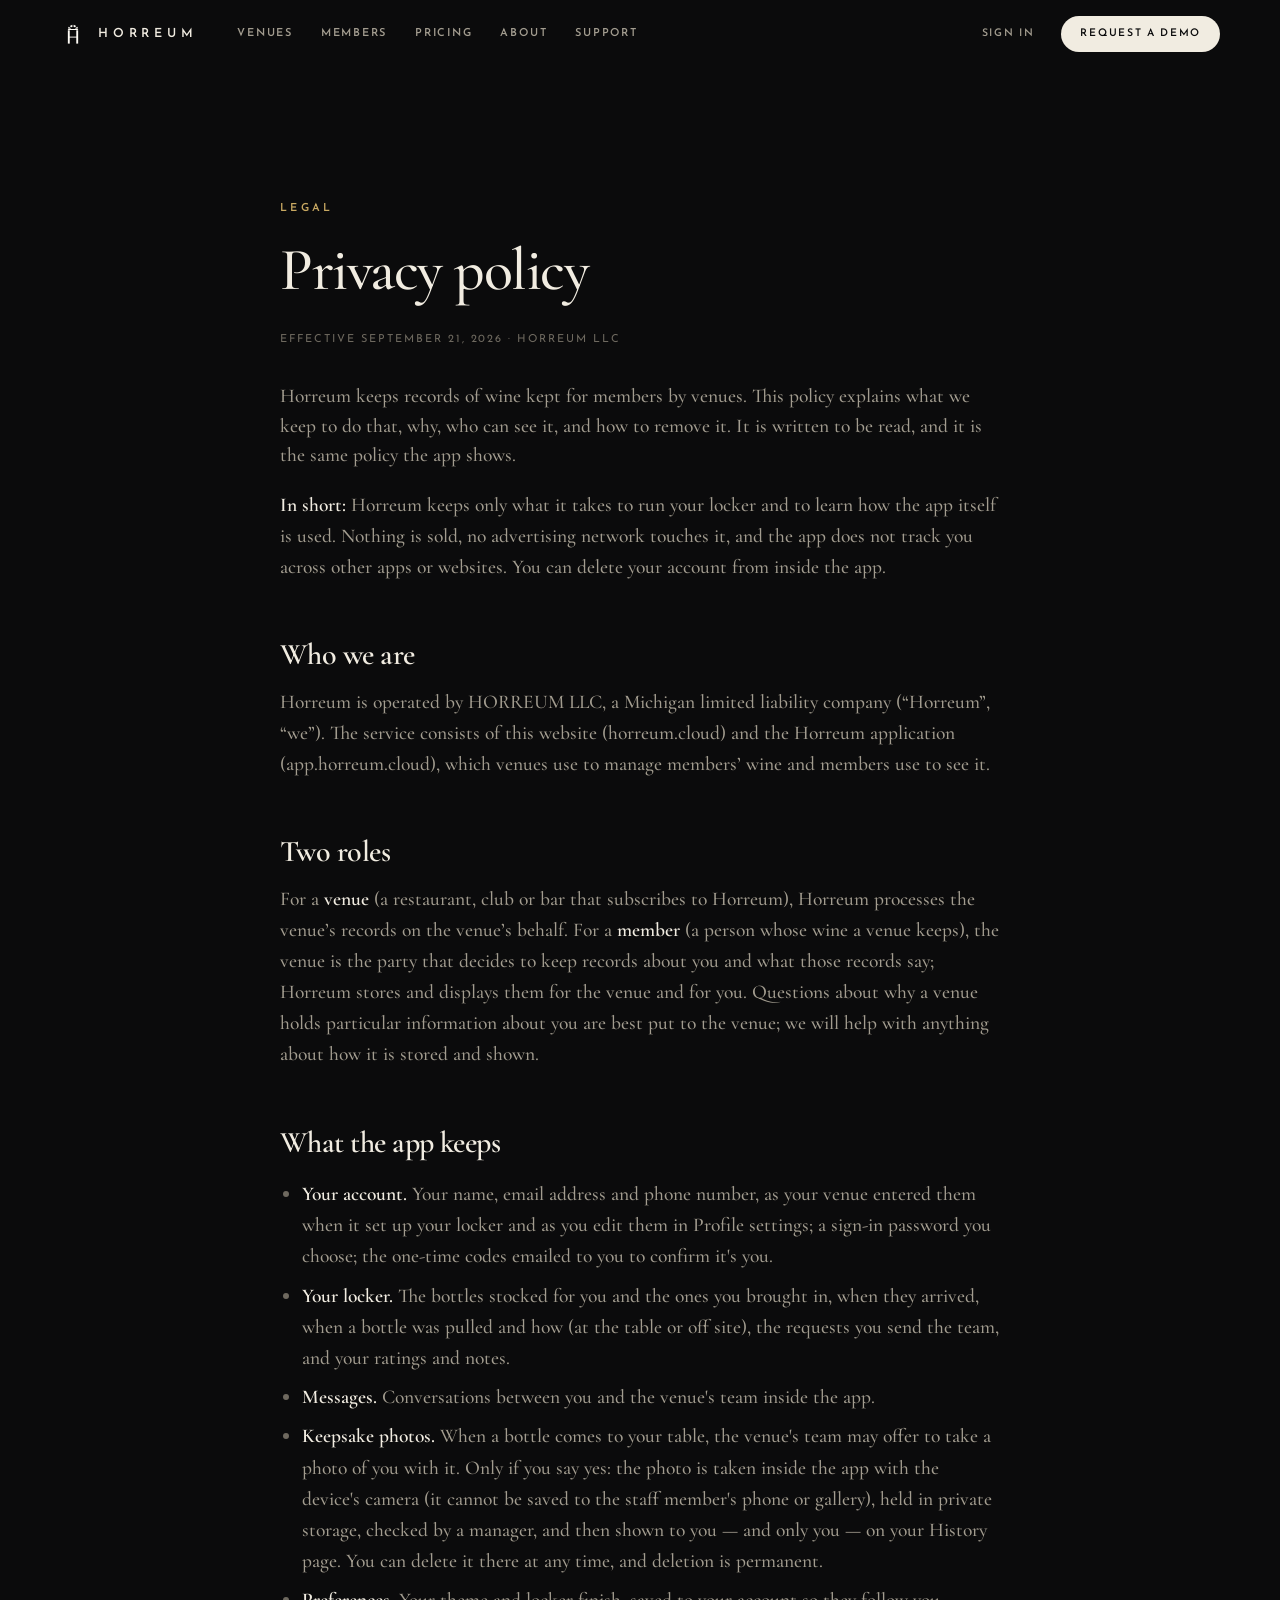
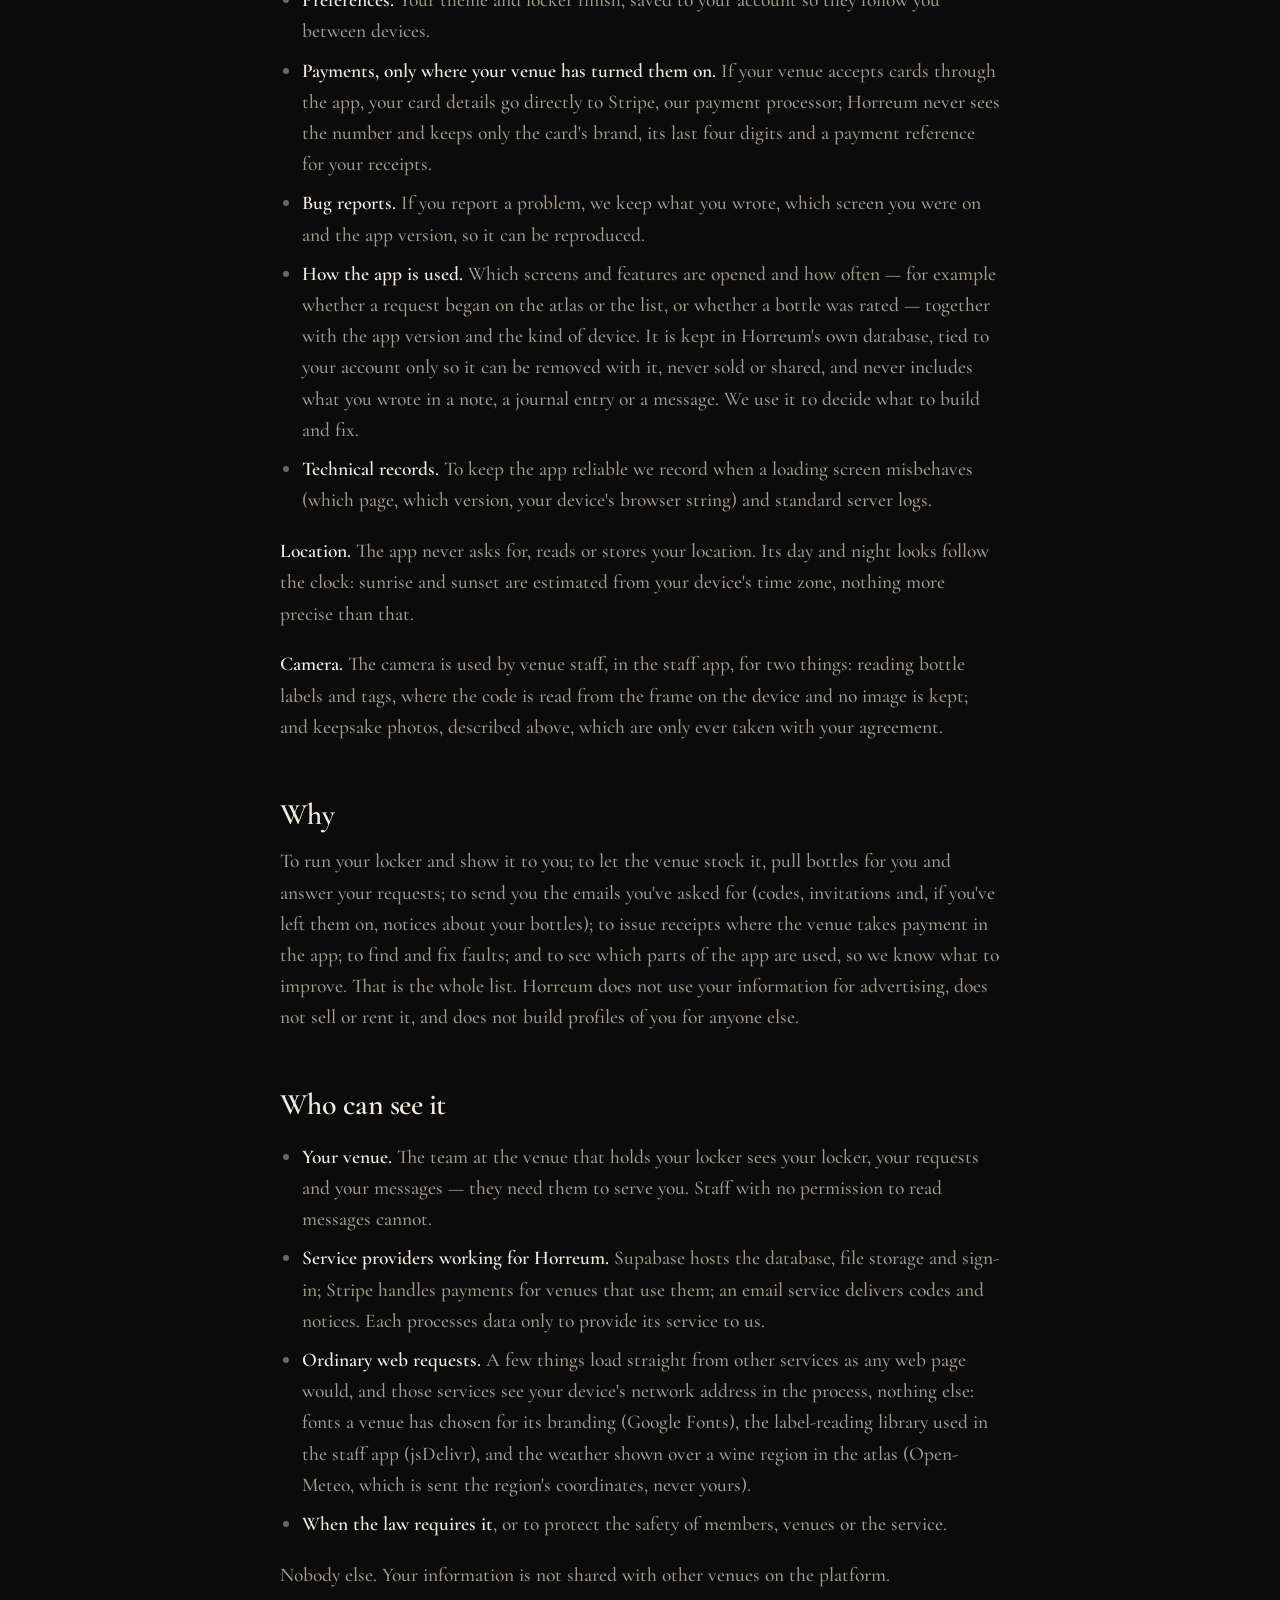
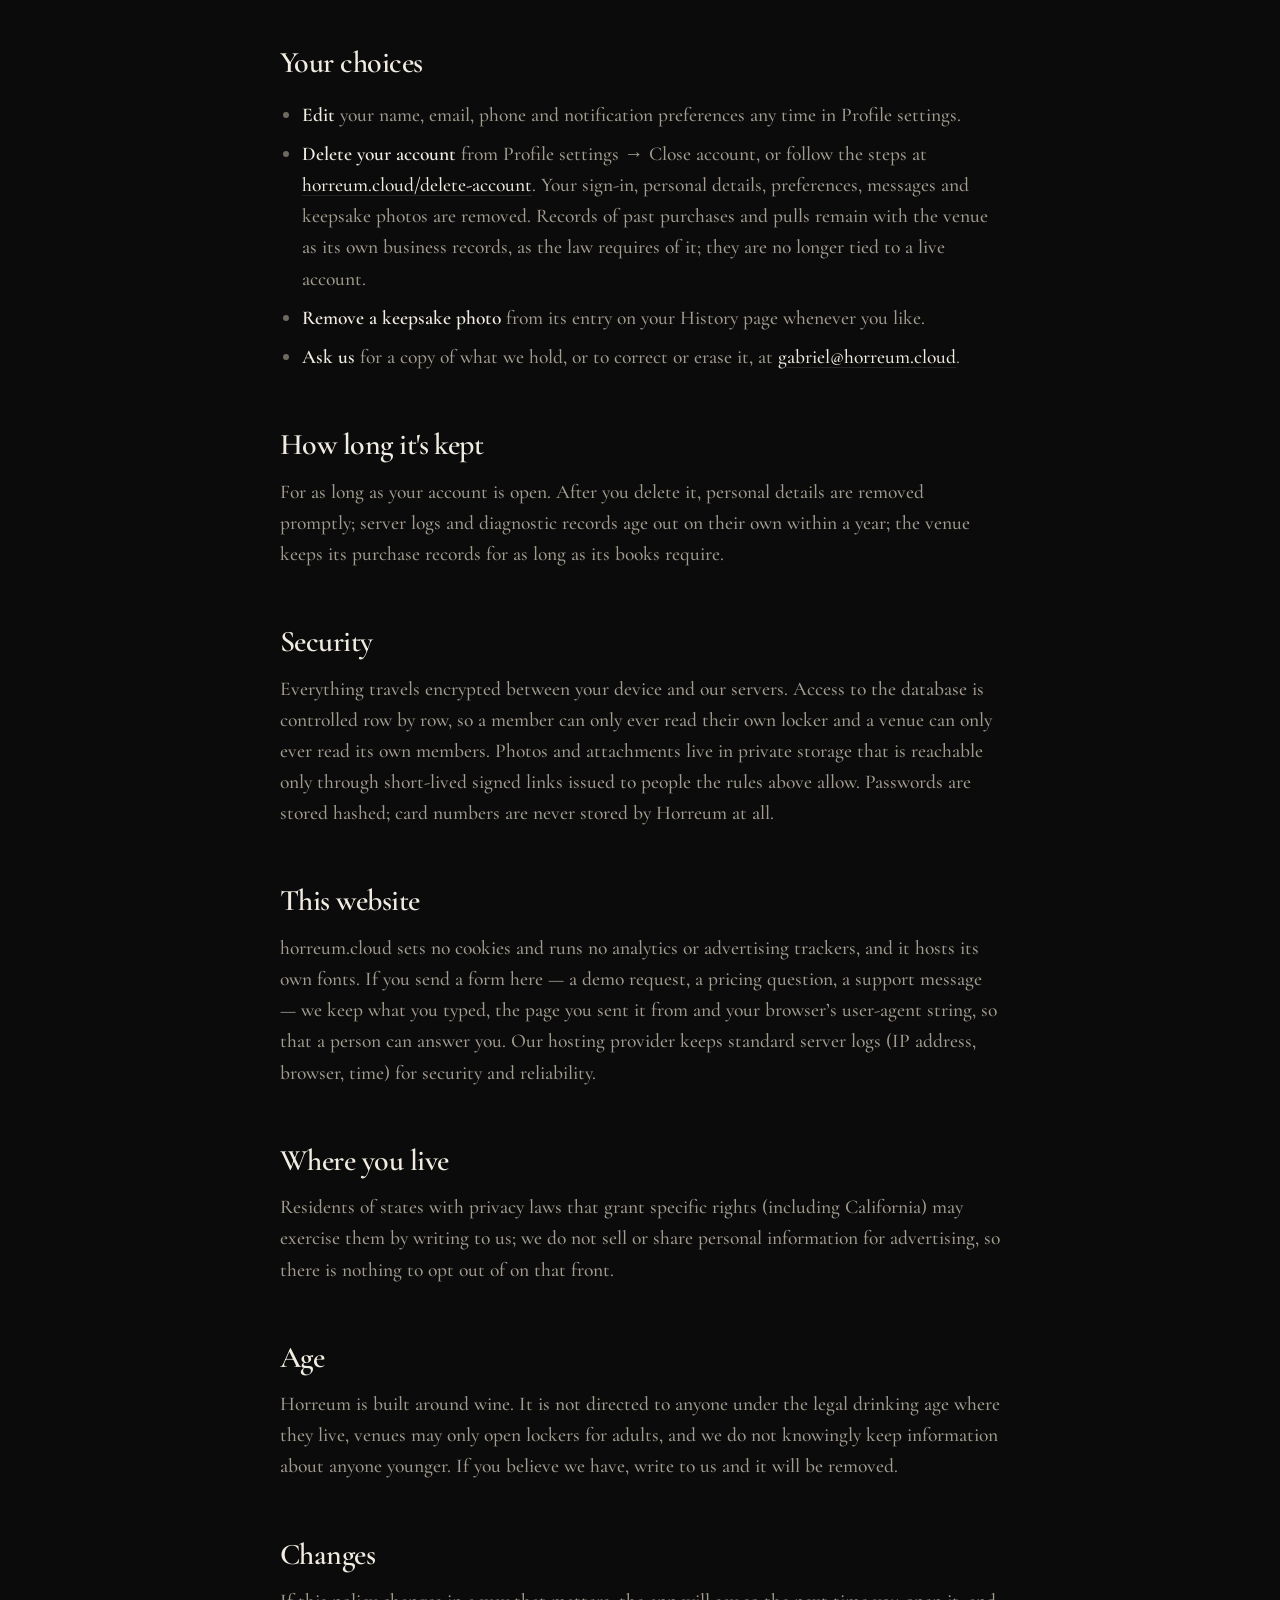
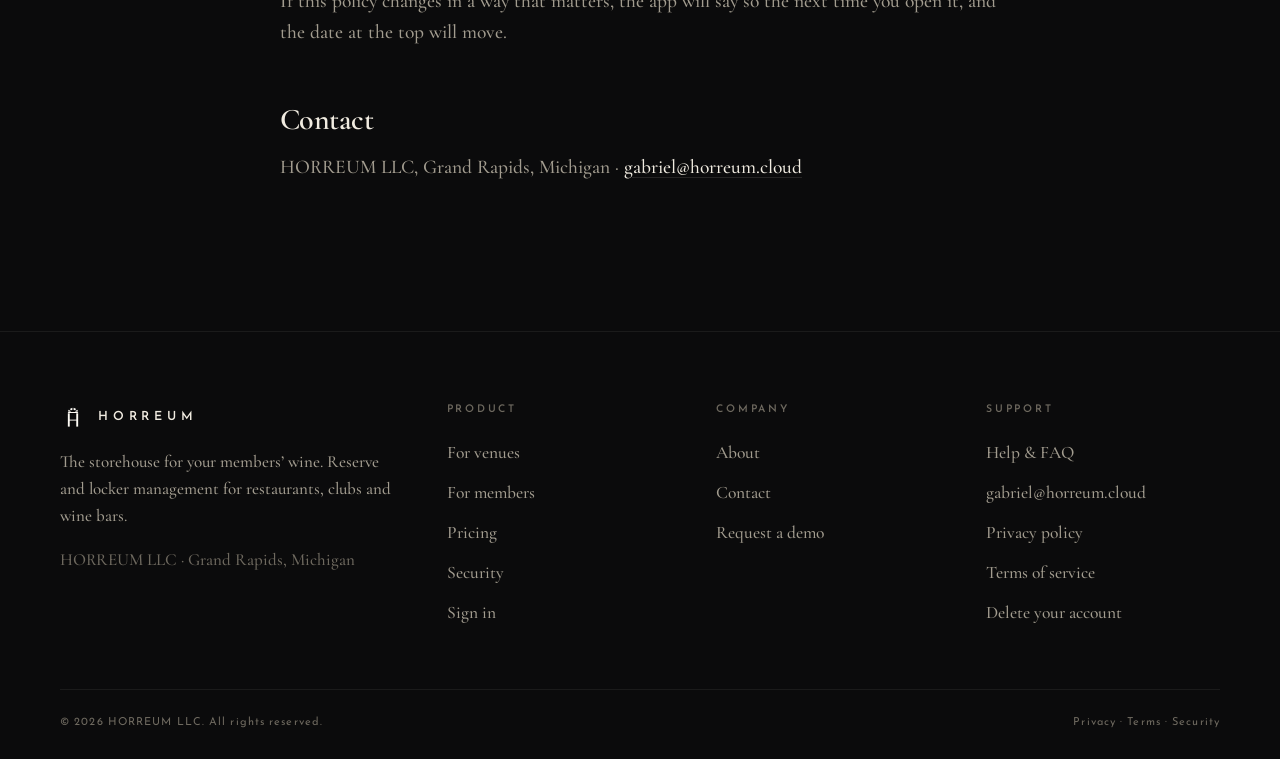
<file: privacy.html>
<!DOCTYPE html>
<html lang="en" class="no-js" data-theme="dark">
<head>
<meta charset="utf-8">
<meta name="viewport" content="width=device-width, initial-scale=1, viewport-fit=cover">
<title>Horreum privacy policy</title>
<meta name="description" content="What Horreum collects to keep records of members’ wine, what it does with it, and what you can ask of us.">
<link rel="canonical" href="https://horreum.cloud/privacy">

<meta property="og:type" content="website">
<meta property="og:site_name" content="Horreum">
<meta property="og:title" content="Horreum privacy policy">
<meta property="og:description" content="What Horreum collects to keep records of members’ wine, what it does with it, and what you can ask of us.">
<meta property="og:url" content="https://horreum.cloud/privacy">
<meta property="og:image" content="https://horreum.cloud/assets/img/og.png">
<meta property="og:image:width" content="1200">
<meta property="og:image:height" content="630">
<meta name="twitter:card" content="summary_large_image">
<meta name="twitter:title" content="Horreum privacy policy">
<meta name="twitter:description" content="What Horreum collects to keep records of members’ wine, what it does with it, and what you can ask of us.">
<meta name="twitter:image" content="https://horreum.cloud/assets/img/og.png">
<meta name="theme-color" content="#0B0B0C">
<meta name="color-scheme" content="dark light">
<link rel="icon" href="/favicon.png" type="image/png">
<link rel="apple-touch-icon" href="/apple-touch-icon.png">
<link rel="manifest" href="/site.webmanifest">
<link rel="preload" href="/assets/fonts/playfair-display-600-normal.woff2" as="font" type="font/woff2" crossorigin>
<link rel="preload" href="/assets/fonts/cormorant-garamond-500-normal.woff2" as="font" type="font/woff2" crossorigin>
<link rel="preload" href="/assets/fonts/josefin-sans-600-normal.woff2" as="font" type="font/woff2" crossorigin>
<link rel="stylesheet" href="/assets/fonts.css">
<link rel="stylesheet" href="/assets/site.css?v=32">
<script>document.documentElement.className='js';</script>

</head>
<body>
<a class="skip" href="#main">Skip to content</a>
<header class="site-header">
  <div class="wrap">
    <a class="brand" href="/" aria-label="Horreum — home"><img class="g-dark" src="/assets/img/glyph-cream.svg" alt="" width="26" height="26"><img class="g-light" src="/assets/img/glyph-dark.svg" alt="" width="26" height="26"><span>Horreum</span></a>
    <nav class="nav" aria-label="Primary"><a href="/venues">Venues</a><a href="/members">Members</a><a href="/pricing">Pricing</a><a href="/about">About</a><a href="/support">Support</a></nav>
    <div class="header-cta">
      <a class="btn btn--ghost" href="https://app.horreum.cloud">Sign in</a>
      <a class="btn btn--gold" href="/contact?kind=demo">Request a demo</a>
    </div>
    <button class="nav-toggle" aria-label="Menu" aria-expanded="false"><svg viewBox="0 0 24 24" fill="none" stroke="currentColor" stroke-width="1.6" stroke-linecap="round"><path d="M4 9h16M4 15h16"/></svg></button>
  </div>
</header>
<main id="main">

<section class="sec">
  <div class="wrap--narrow prose">
    <p class="eyebrow">Legal</p>
    <h1>Privacy policy</h1>
    <p class="meta">Effective September 21, 2026 · HORREUM LLC</p>
    <p class="lead">Horreum keeps records of wine kept for members by venues. This policy explains what we keep to do that, why, who can see it, and how to remove it. It is written to be read, and it is the same policy the app shows.</p>
    <p><b>In short:</b> Horreum keeps only what it takes to run your locker and to learn how the app itself is used. Nothing is sold, no advertising network touches it, and the app does not track you across other apps or websites. You can delete your account from inside the app.</p>

    <h2>Who we are</h2>
    <p>Horreum is operated by HORREUM LLC, a Michigan limited liability company (“Horreum”, “we”). The service consists of this website (horreum.cloud) and the Horreum application (app.horreum.cloud), which venues use to manage members’ wine and members use to see it.</p>

    <h2>Two roles</h2>
    <p>For a <b>venue</b> (a restaurant, club or bar that subscribes to Horreum), Horreum processes the venue’s records on the venue’s behalf. For a <b>member</b> (a person whose wine a venue keeps), the venue is the party that decides to keep records about you and what those records say; Horreum stores and displays them for the venue and for you. Questions about why a venue holds particular information about you are best put to the venue; we will help with anything about how it is stored and shown.</p>

    <h2>What the app keeps</h2>
    <ul>
      <li><b>Your account.</b> Your name, email address and phone number, as your venue entered them when it set up your locker and as you edit them in Profile settings; a sign-in password you choose; the one-time codes emailed to you to confirm it's you.</li>
      <li><b>Your locker.</b> The bottles stocked for you and the ones you brought in, when they arrived, when a bottle was pulled and how (at the table or off site), the requests you send the team, and your ratings and notes.</li>
      <li><b>Messages.</b> Conversations between you and the venue's team inside the app.</li>
      <li><b>Keepsake photos.</b> When a bottle comes to your table, the venue's team may offer to take a photo of you with it. Only if you say yes: the photo is taken inside the app with the device's camera (it cannot be saved to the staff member's phone or gallery), held in private storage, checked by a manager, and then shown to you — and only you — on your History page. You can delete it there at any time, and deletion is permanent.</li>
      <li><b>Preferences.</b> Your theme and locker finish, saved to your account so they follow you between devices.</li>
      <li><b>Payments, only where your venue has turned them on.</b> If your venue accepts cards through the app, your card details go directly to Stripe, our payment processor; Horreum never sees the number and keeps only the card's brand, its last four digits and a payment reference for your receipts.</li>
      <li><b>Bug reports.</b> If you report a problem, we keep what you wrote, which screen you were on and the app version, so it can be reproduced.</li>
      <li><b>How the app is used.</b> Which screens and features are opened and how often — for example whether a request began on the atlas or the list, or whether a bottle was rated — together with the app version and the kind of device. It is kept in Horreum's own database, tied to your account only so it can be removed with it, never sold or shared, and never includes what you wrote in a note, a journal entry or a message. We use it to decide what to build and fix.</li>
      <li><b>Technical records.</b> To keep the app reliable we record when a loading screen misbehaves (which page, which version, your device's browser string) and standard server logs.</li>
    </ul>
    <p><b>Location.</b> The app never asks for, reads or stores your location. Its day and night looks follow the clock: sunrise and sunset are estimated from your device's time zone, nothing more precise than that.</p>
    <p><b>Camera.</b> The camera is used by venue staff, in the staff app, for two things: reading bottle labels and tags, where the code is read from the frame on the device and no image is kept; and keepsake photos, described above, which are only ever taken with your agreement.</p>

<h2>Why</h2>
    <p>To run your locker and show it to you; to let the venue stock it, pull bottles for you and answer your requests; to send you the emails you've asked for (codes, invitations and, if you've left them on, notices about your bottles); to issue receipts where the venue takes payment in the app; to find and fix faults; and to see which parts of the app are used, so we know what to improve. That is the whole list. Horreum does not use your information for advertising, does not sell or rent it, and does not build profiles of you for anyone else.</p>

<h2>Who can see it</h2>
    <ul>
      <li><b>Your venue.</b> The team at the venue that holds your locker sees your locker, your requests and your messages — they need them to serve you. Staff with no permission to read messages cannot.</li>
      <li><b>Service providers working for Horreum.</b> Supabase hosts the database, file storage and sign-in; Stripe handles payments for venues that use them; an email service delivers codes and notices. Each processes data only to provide its service to us.</li>
      <li><b>Ordinary web requests.</b> A few things load straight from other services as any web page would, and those services see your device's network address in the process, nothing else: fonts a venue has chosen for its branding (Google Fonts), the label-reading library used in the staff app (jsDelivr), and the weather shown over a wine region in the atlas (Open-Meteo, which is sent the region's coordinates, never yours).</li>
      <li><b>When the law requires it</b>, or to protect the safety of members, venues or the service.</li>
    </ul>
    <p>Nobody else. Your information is not shared with other venues on the platform.</p>

<h2>Your choices</h2>
    <ul>
      <li><b>Edit</b> your name, email, phone and notification preferences any time in Profile settings.</li>
      <li><b>Delete your account</b> from Profile settings → Close account, or follow the steps at <a href="/delete-account">horreum.cloud/delete-account</a>. Your sign-in, personal details, preferences, messages and keepsake photos are removed. Records of past purchases and pulls remain with the venue as its own business records, as the law requires of it; they are no longer tied to a live account.</li>
      <li><b>Remove a keepsake photo</b> from its entry on your History page whenever you like.</li>
      <li><b>Ask us</b> for a copy of what we hold, or to correct or erase it, at <a href="mailto:gabriel@horreum.cloud">gabriel@horreum.cloud</a>.</li>
    </ul>

<h2>How long it's kept</h2>
    <p>For as long as your account is open. After you delete it, personal details are removed promptly; server logs and diagnostic records age out on their own within a year; the venue keeps its purchase records for as long as its books require.</p>

<h2>Security</h2>
    <p>Everything travels encrypted between your device and our servers. Access to the database is controlled row by row, so a member can only ever read their own locker and a venue can only ever read its own members. Photos and attachments live in private storage that is reachable only through short-lived signed links issued to people the rules above allow. Passwords are stored hashed; card numbers are never stored by Horreum at all.</p>

    <h2>This website</h2>
    <p>horreum.cloud sets no cookies and runs no analytics or advertising trackers, and it hosts its own fonts. If you send a form here — a demo request, a pricing question, a support message — we keep what you typed, the page you sent it from and your browser’s user-agent string, so that a person can answer you. Our hosting provider keeps standard server logs (IP address, browser, time) for security and reliability.</p>

    <h2>Where you live</h2>
    <p>Residents of states with privacy laws that grant specific rights (including California) may exercise them by writing to us; we do not sell or share personal information for advertising, so there is nothing to opt out of on that front.</p>

    <h2>Age</h2>
    <p>Horreum is built around wine. It is not directed to anyone under the legal drinking age where they live, venues may only open lockers for adults, and we do not knowingly keep information about anyone younger. If you believe we have, write to us and it will be removed.</p>

    <h2>Changes</h2>
    <p>If this policy changes in a way that matters, the app will say so the next time you open it, and the date at the top will move.</p>

    <h2>Contact</h2>
    <p>HORREUM LLC, Grand Rapids, Michigan · <a href="mailto:gabriel@horreum.cloud" data-hz="support">gabriel@horreum.cloud</a></p>
  </div>
</section>

</main>
<footer class="site-footer">
  <div class="wrap">
    <div class="cols">
      <div>
        <a class="brand" href="/"><img class="g-dark" src="/assets/img/glyph-cream.svg" alt="" width="26" height="26"><img class="g-light" src="/assets/img/glyph-dark.svg" alt="" width="26" height="26"><span>Horreum</span></a>
        <p class="small" style="max-width:340px">The storehouse for your members’ wine. Reserve and locker management for restaurants, clubs and wine bars.</p>
        <p class="small muted">HORREUM LLC · Grand Rapids, Michigan</p>
      </div>
      <div><h4>Product</h4><a href="/venues">For venues</a><a href="/members">For members</a><a href="/pricing">Pricing</a><a href="/security">Security</a><a href="https://app.horreum.cloud">Sign in</a></div>
      <div><h4>Company</h4><a href="/about">About</a><a href="/contact">Contact</a><a href="/contact?kind=demo">Request a demo</a></div>
      <div><h4>Support</h4><a href="/support">Help &amp; FAQ</a><a href="mailto:gabriel@horreum.cloud" data-hz="support">gabriel@horreum.cloud</a><a href="/privacy">Privacy policy</a><a href="/terms">Terms of service</a><a href="/delete-account">Delete your account</a></div>
    </div>
    <div class="fine"><span>© <span data-hz="year">2026</span> HORREUM LLC. All rights reserved.</span><span><a href="/privacy">Privacy</a> · <a href="/terms">Terms</a> · <a href="/security">Security</a></span></div>
  </div>
</footer>
<script src="/assets/site.js?v=32"></script>
</body>
</html>
</file>
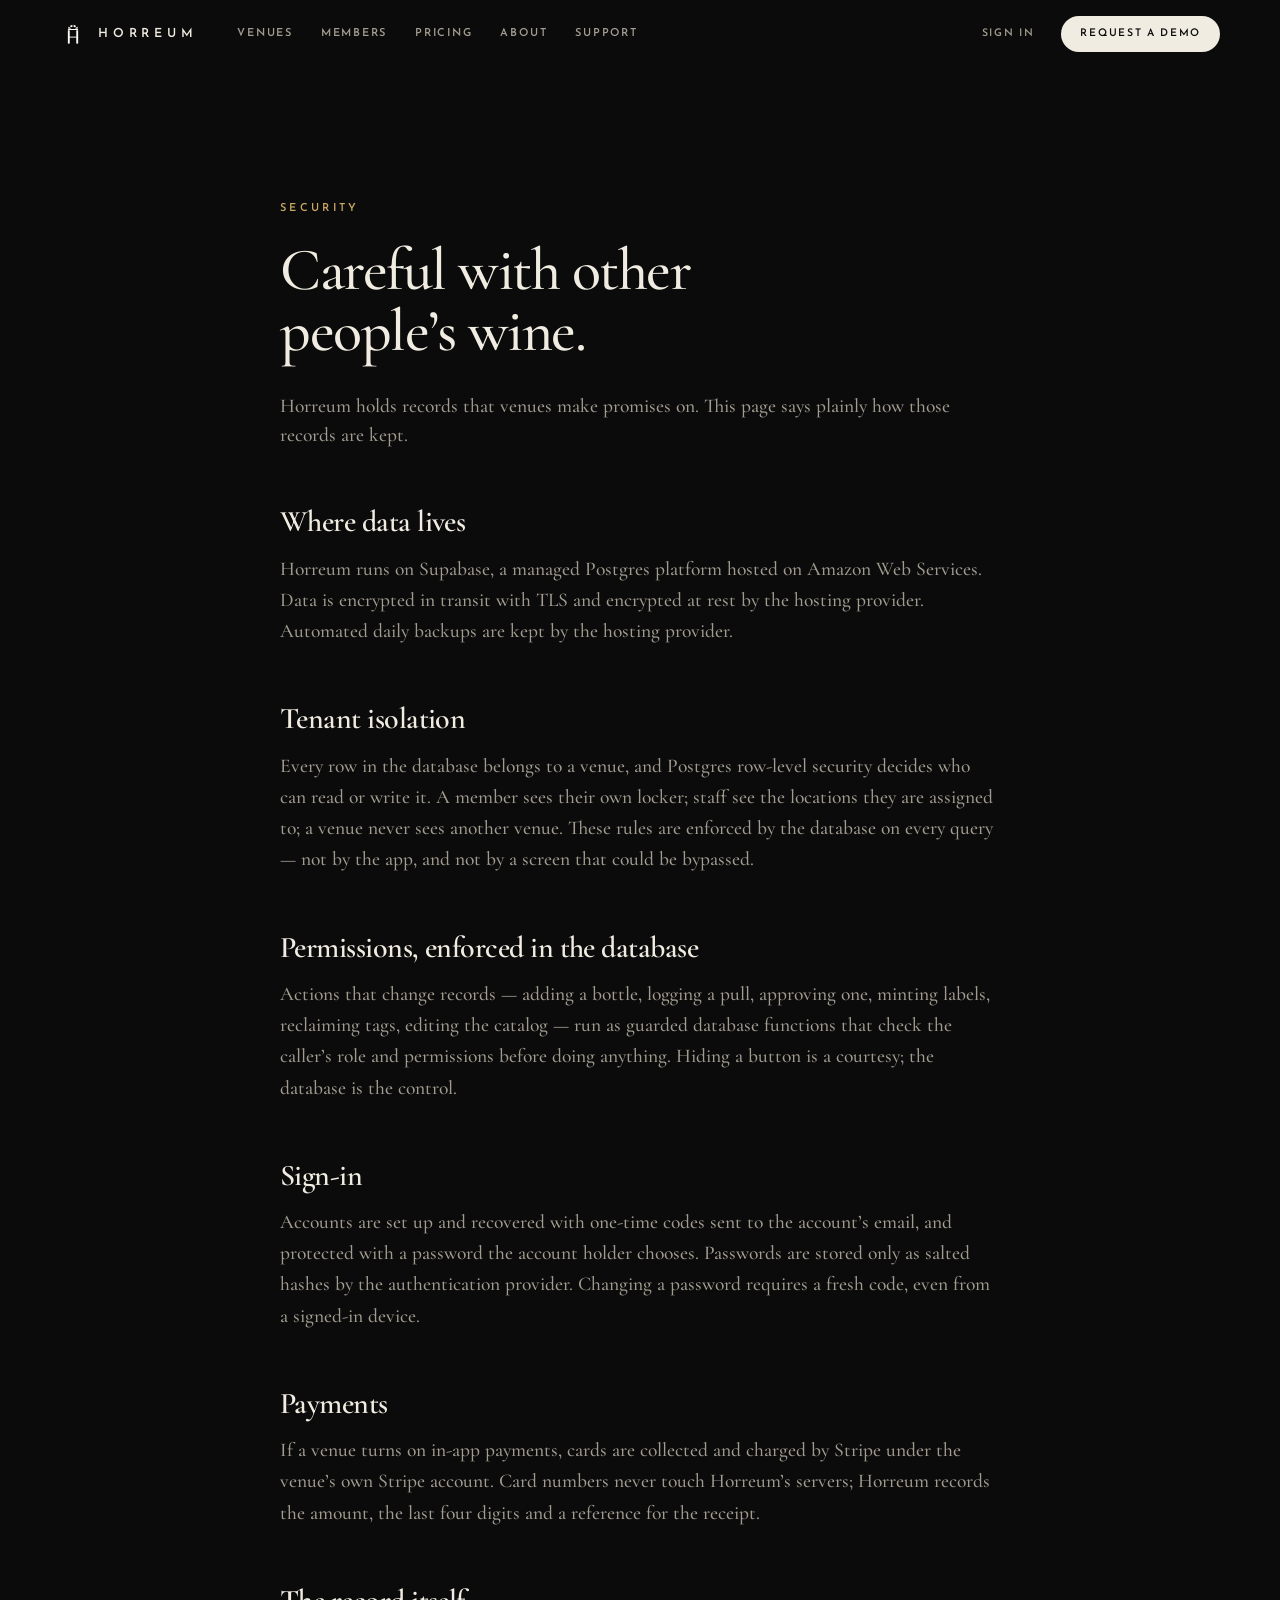
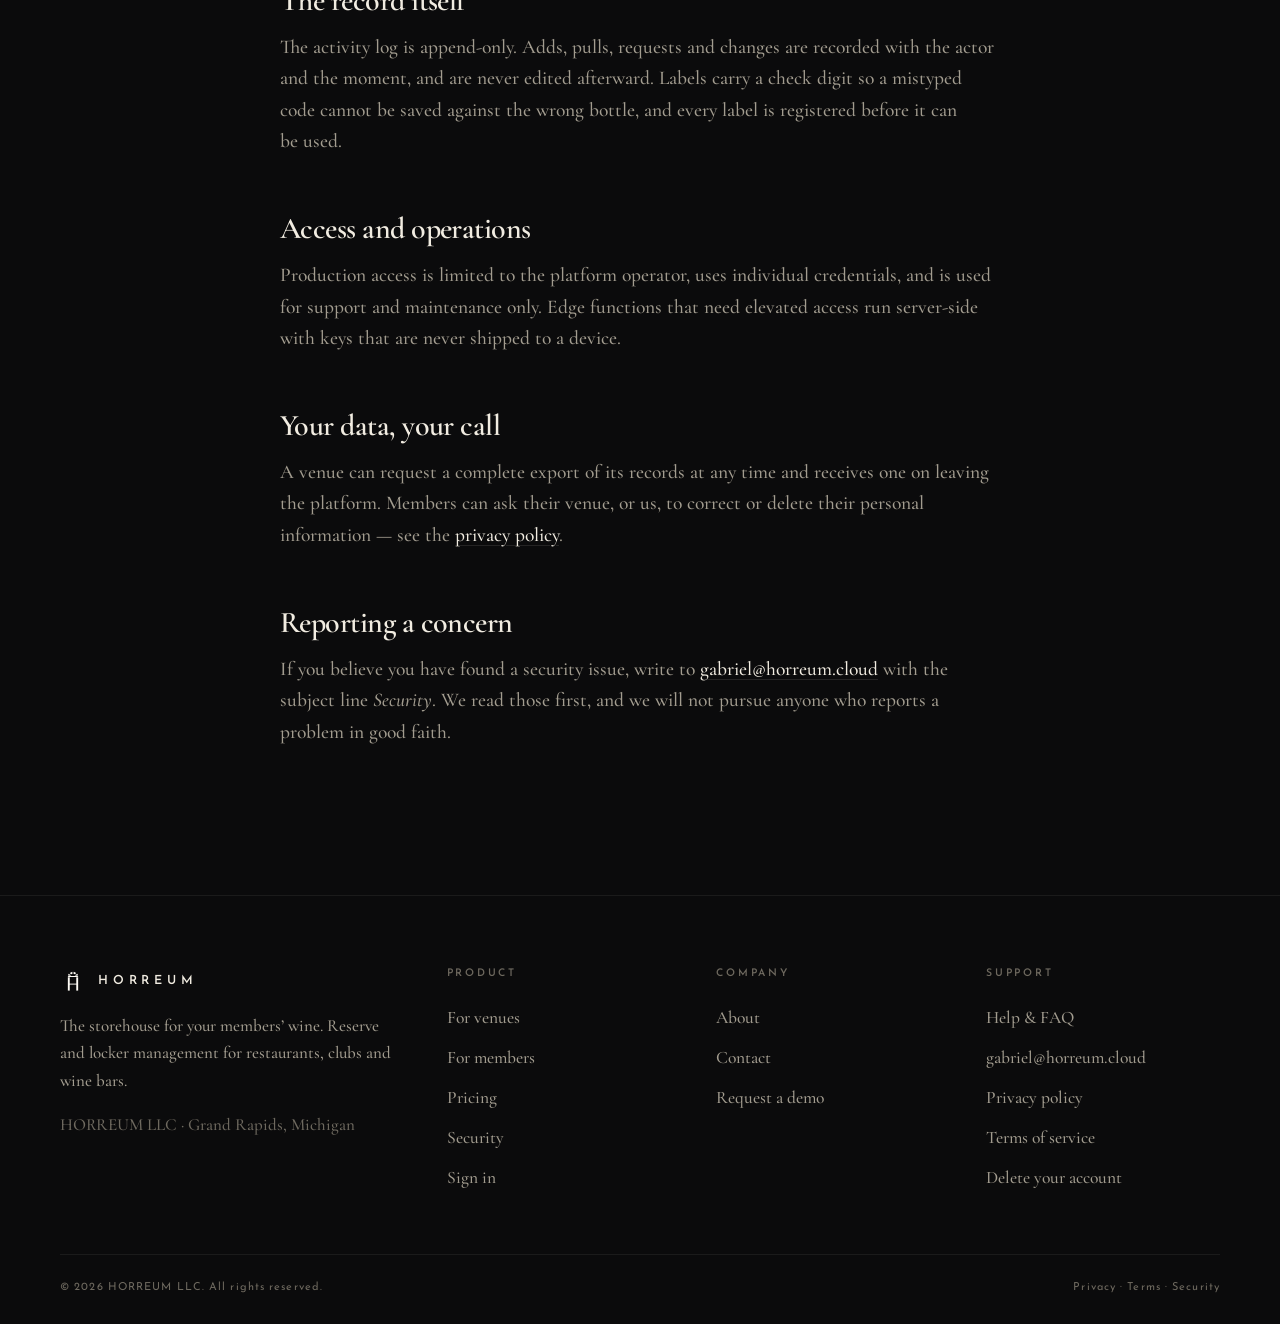
<file: security.html>
<!DOCTYPE html>
<html lang="en" class="no-js" data-theme="dark">
<head>
<meta charset="utf-8">
<meta name="viewport" content="width=device-width, initial-scale=1, viewport-fit=cover">
<title>Security at Horreum</title>
<meta name="description" content="Where data lives, how venues are isolated, how permissions are enforced, and how payments and sign-in are handled.">
<link rel="canonical" href="https://horreum.cloud/security">

<meta property="og:type" content="website">
<meta property="og:site_name" content="Horreum">
<meta property="og:title" content="Security at Horreum">
<meta property="og:description" content="Where data lives, how venues are isolated, how permissions are enforced, and how payments and sign-in are handled.">
<meta property="og:url" content="https://horreum.cloud/security">
<meta property="og:image" content="https://horreum.cloud/assets/img/og.png">
<meta property="og:image:width" content="1200">
<meta property="og:image:height" content="630">
<meta name="twitter:card" content="summary_large_image">
<meta name="twitter:title" content="Security at Horreum">
<meta name="twitter:description" content="Where data lives, how venues are isolated, how permissions are enforced, and how payments and sign-in are handled.">
<meta name="twitter:image" content="https://horreum.cloud/assets/img/og.png">
<meta name="theme-color" content="#0B0B0C">
<meta name="color-scheme" content="dark light">
<link rel="icon" href="/favicon.png" type="image/png">
<link rel="apple-touch-icon" href="/apple-touch-icon.png">
<link rel="manifest" href="/site.webmanifest">
<link rel="preload" href="/assets/fonts/playfair-display-600-normal.woff2" as="font" type="font/woff2" crossorigin>
<link rel="preload" href="/assets/fonts/cormorant-garamond-500-normal.woff2" as="font" type="font/woff2" crossorigin>
<link rel="preload" href="/assets/fonts/josefin-sans-600-normal.woff2" as="font" type="font/woff2" crossorigin>
<link rel="stylesheet" href="/assets/fonts.css">
<link rel="stylesheet" href="/assets/site.css?v=32">
<script>document.documentElement.className='js';</script>

</head>
<body>
<a class="skip" href="#main">Skip to content</a>
<header class="site-header">
  <div class="wrap">
    <a class="brand" href="/" aria-label="Horreum — home"><img class="g-dark" src="/assets/img/glyph-cream.svg" alt="" width="26" height="26"><img class="g-light" src="/assets/img/glyph-dark.svg" alt="" width="26" height="26"><span>Horreum</span></a>
    <nav class="nav" aria-label="Primary"><a href="/venues">Venues</a><a href="/members">Members</a><a href="/pricing">Pricing</a><a href="/about">About</a><a href="/support">Support</a></nav>
    <div class="header-cta">
      <a class="btn btn--ghost" href="https://app.horreum.cloud">Sign in</a>
      <a class="btn btn--gold" href="/contact?kind=demo">Request a demo</a>
    </div>
    <button class="nav-toggle" aria-label="Menu" aria-expanded="false"><svg viewBox="0 0 24 24" fill="none" stroke="currentColor" stroke-width="1.6" stroke-linecap="round"><path d="M4 9h16M4 15h16"/></svg></button>
  </div>
</header>
<main id="main">

<section class="sec">
  <div class="wrap--narrow prose">
    <p class="eyebrow">Security</p>
    <h1 style="font-size:clamp(36px,5vw,54px)">Careful with other people’s wine.</h1>
    <p class="lead">Horreum holds records that venues make promises on. This page says plainly how those records are kept.</p>

    <h2>Where data lives</h2>
    <p>Horreum runs on Supabase, a managed Postgres platform hosted on Amazon Web Services. Data is encrypted in transit with TLS and encrypted at rest by the hosting provider. Automated daily backups are kept by the hosting provider.</p>

    <h2>Tenant isolation</h2>
    <p>Every row in the database belongs to a venue, and Postgres row-level security decides who can read or write it. A member sees their own locker; staff see the locations they are assigned to; a venue never sees another venue. These rules are enforced by the database on every query — not by the app, and not by a screen that could be bypassed.</p>

    <h2>Permissions, enforced in the database</h2>
    <p>Actions that change records — adding a bottle, logging a pull, approving one, minting labels, reclaiming tags, editing the catalog — run as guarded database functions that check the caller’s role and permissions before doing anything. Hiding a button is a courtesy; the database is the control.</p>

    <h2>Sign-in</h2>
    <p>Accounts are set up and recovered with one-time codes sent to the account’s email, and protected with a password the account holder chooses. Passwords are stored only as salted hashes by the authentication provider. Changing a password requires a fresh code, even from a signed-in device.</p>

    <h2>Payments</h2>
    <p>If a venue turns on in-app payments, cards are collected and charged by Stripe under the venue’s own Stripe account. Card numbers never touch Horreum’s servers; Horreum records the amount, the last four digits and a reference for the receipt.</p>

    <h2>The record itself</h2>
    <p>The activity log is append-only. Adds, pulls, requests and changes are recorded with the actor and the moment, and are never edited afterward. Labels carry a check digit so a mistyped code cannot be saved against the wrong bottle, and every label is registered before it can be used.</p>

    <h2>Access and operations</h2>
    <p>Production access is limited to the platform operator, uses individual credentials, and is used for support and maintenance only. Edge functions that need elevated access run server-side with keys that are never shipped to a device.</p>

    <h2>Your data, your call</h2>
    <p>A venue can request a complete export of its records at any time and receives one on leaving the platform. Members can ask their venue, or us, to correct or delete their personal information — see the <a href="/privacy">privacy policy</a>.</p>

    <h2>Reporting a concern</h2>
    <p>If you believe you have found a security issue, write to <a href="mailto:gabriel@horreum.cloud" data-hz="support">gabriel@horreum.cloud</a> with the subject line <i>Security</i>. We read those first, and we will not pursue anyone who reports a problem in good faith.</p>
  </div>
</section>

</main>
<footer class="site-footer">
  <div class="wrap">
    <div class="cols">
      <div>
        <a class="brand" href="/"><img class="g-dark" src="/assets/img/glyph-cream.svg" alt="" width="26" height="26"><img class="g-light" src="/assets/img/glyph-dark.svg" alt="" width="26" height="26"><span>Horreum</span></a>
        <p class="small" style="max-width:340px">The storehouse for your members’ wine. Reserve and locker management for restaurants, clubs and wine bars.</p>
        <p class="small muted">HORREUM LLC · Grand Rapids, Michigan</p>
      </div>
      <div><h4>Product</h4><a href="/venues">For venues</a><a href="/members">For members</a><a href="/pricing">Pricing</a><a href="/security">Security</a><a href="https://app.horreum.cloud">Sign in</a></div>
      <div><h4>Company</h4><a href="/about">About</a><a href="/contact">Contact</a><a href="/contact?kind=demo">Request a demo</a></div>
      <div><h4>Support</h4><a href="/support">Help &amp; FAQ</a><a href="mailto:gabriel@horreum.cloud" data-hz="support">gabriel@horreum.cloud</a><a href="/privacy">Privacy policy</a><a href="/terms">Terms of service</a><a href="/delete-account">Delete your account</a></div>
    </div>
    <div class="fine"><span>© <span data-hz="year">2026</span> HORREUM LLC. All rights reserved.</span><span><a href="/privacy">Privacy</a> · <a href="/terms">Terms</a> · <a href="/security">Security</a></span></div>
  </div>
</footer>
<script src="/assets/site.js?v=32"></script>
</body>
</html>
</file>
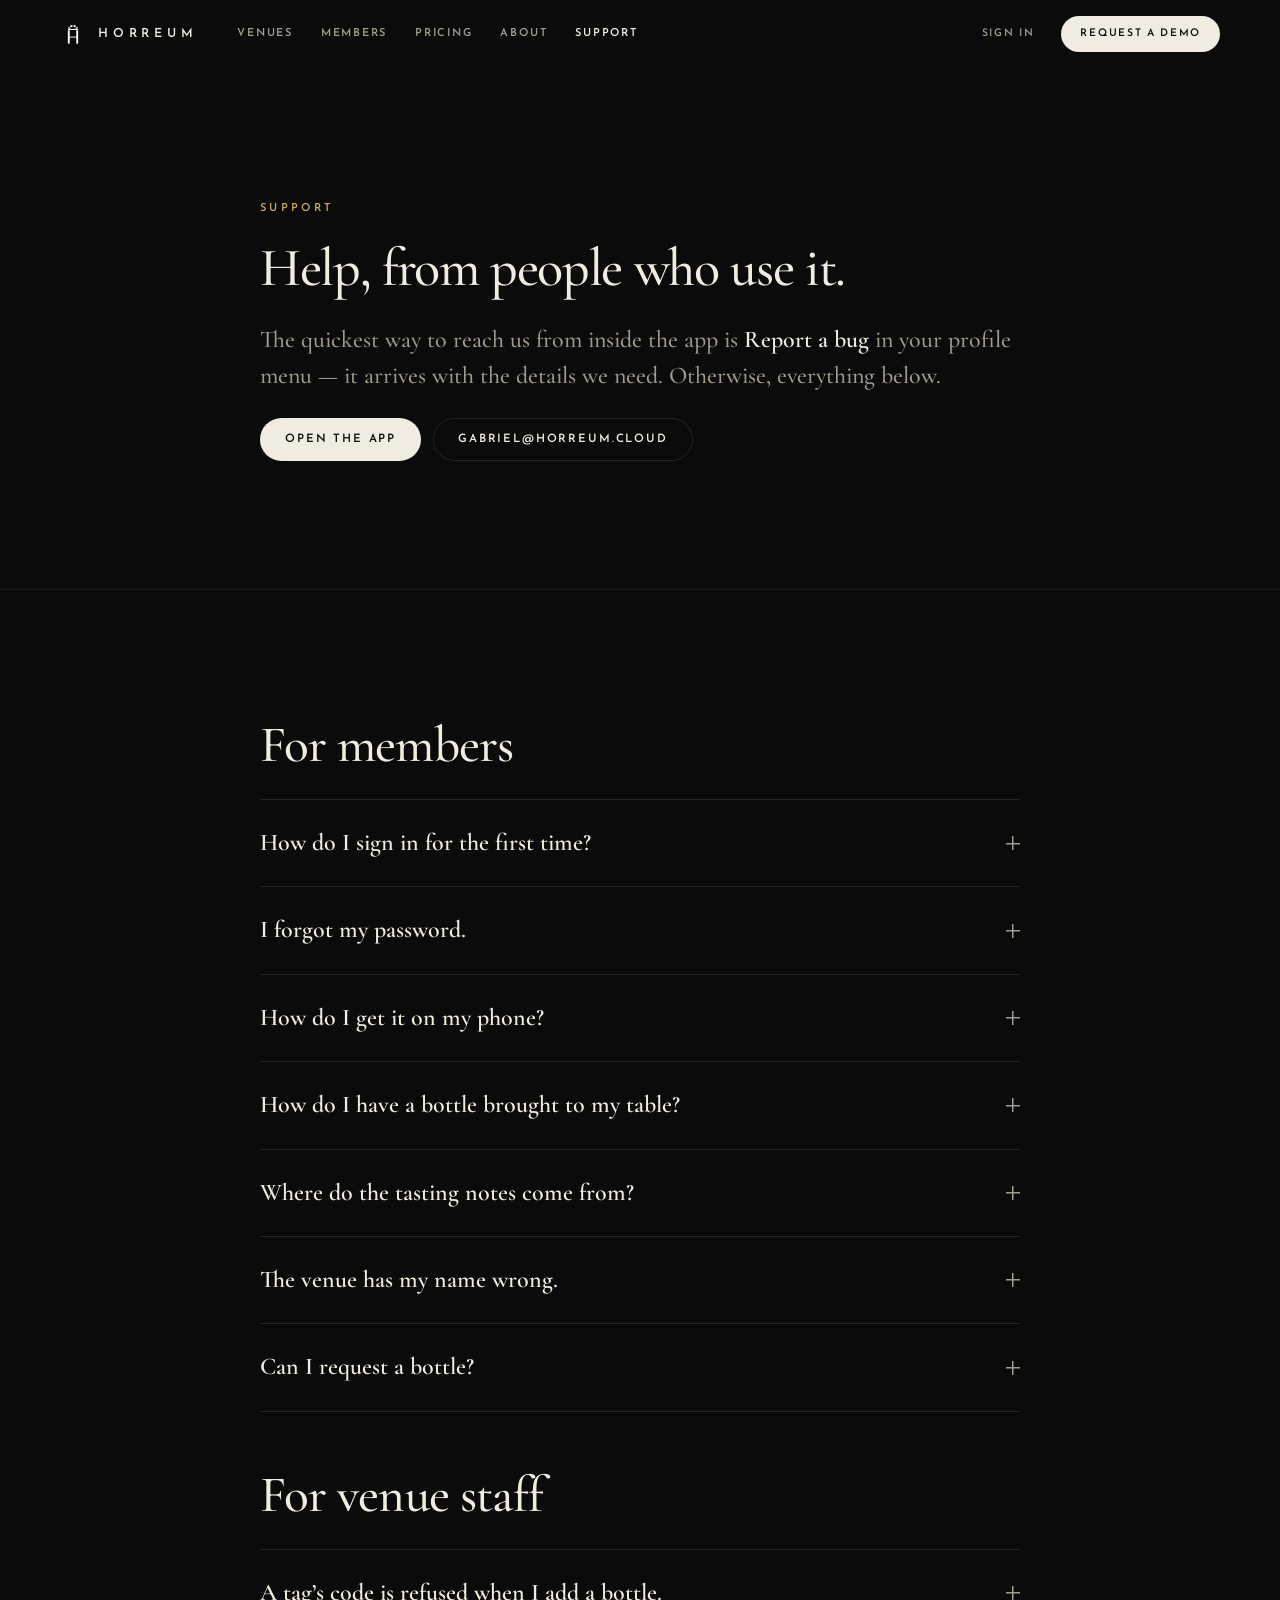
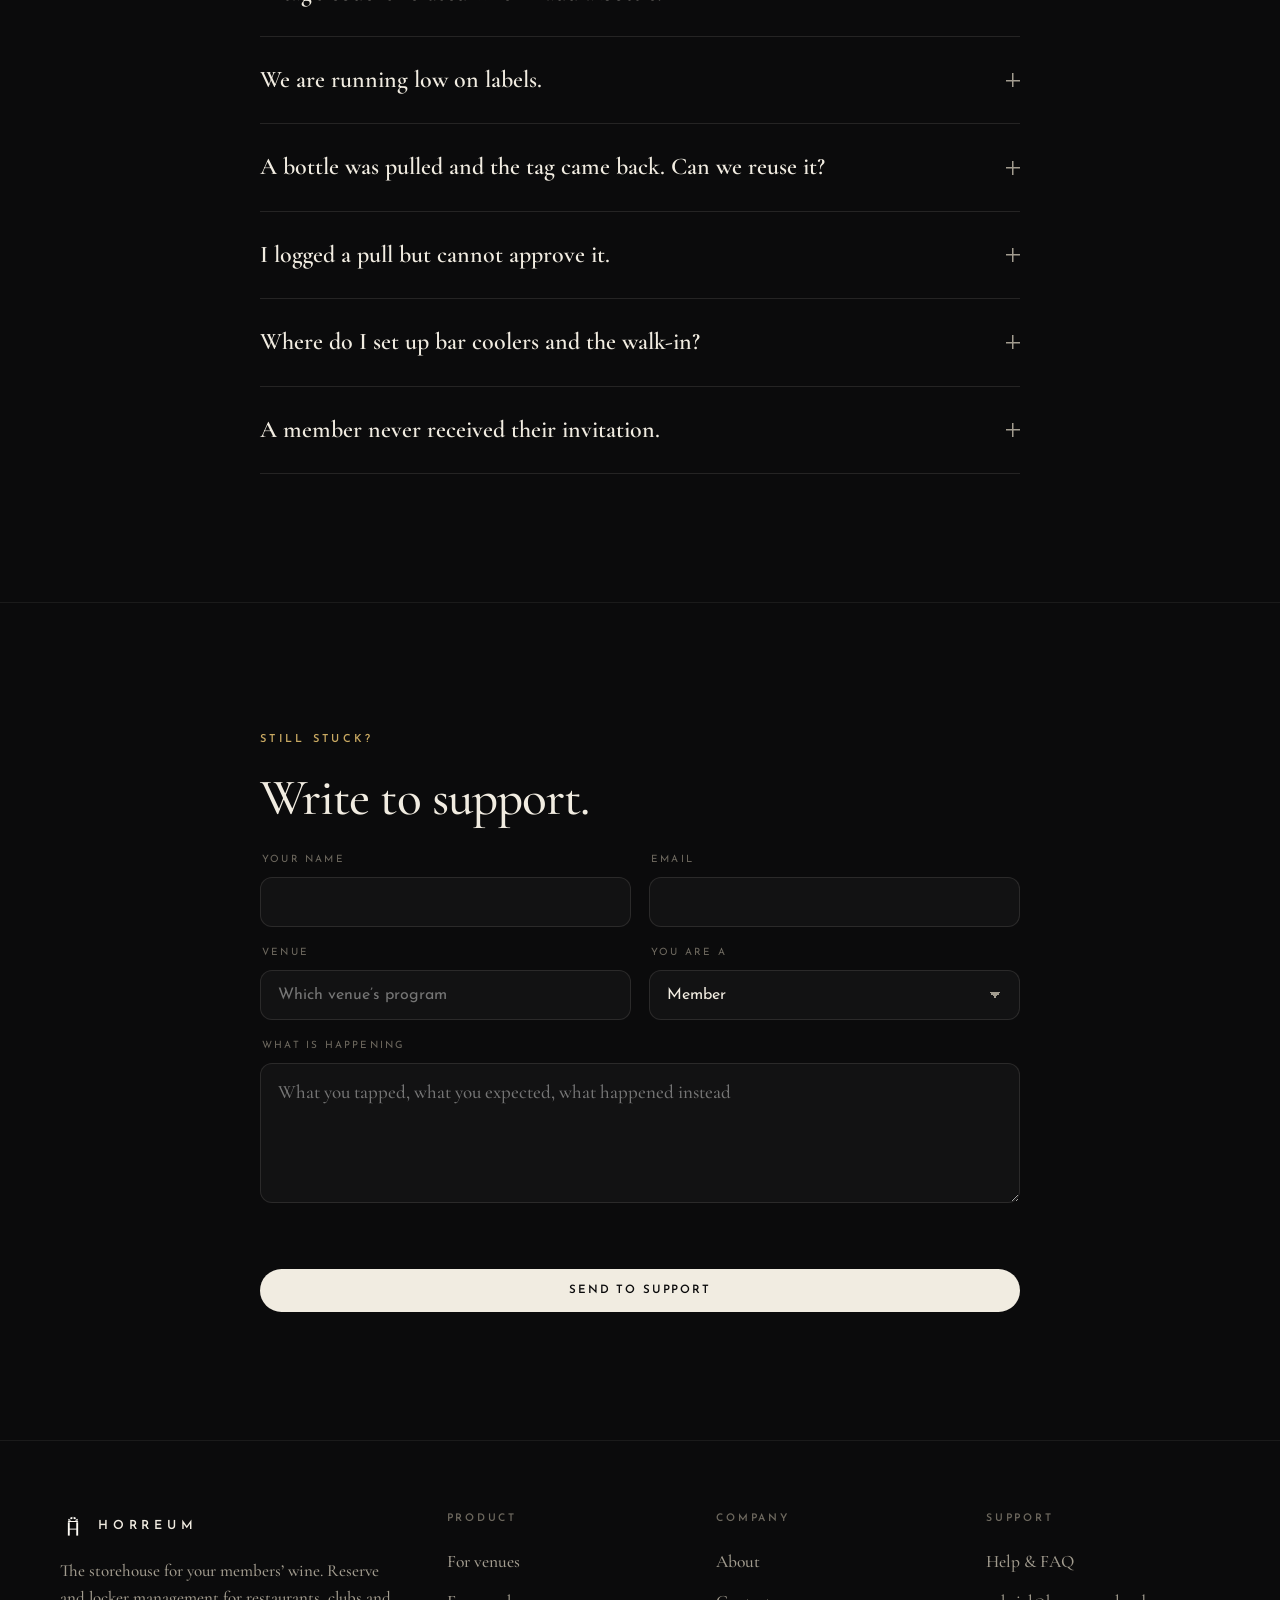
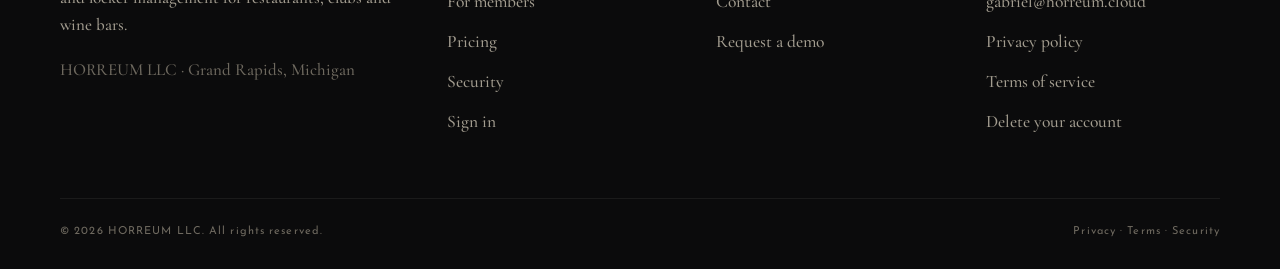
<file: support.html>
<!DOCTYPE html>
<html lang="en" class="no-js" data-theme="dark">
<head>
<meta charset="utf-8">
<meta name="viewport" content="width=device-width, initial-scale=1, viewport-fit=cover">
<title>Horreum support — help for members and venue staff</title>
<meta name="description" content="Signing in, installing the app, labels, pulls, storage spots, and how to reach us.">
<link rel="canonical" href="https://horreum.cloud/support">

<meta property="og:type" content="website">
<meta property="og:site_name" content="Horreum">
<meta property="og:title" content="Horreum support — help for members and venue staff">
<meta property="og:description" content="Signing in, installing the app, labels, pulls, storage spots, and how to reach us.">
<meta property="og:url" content="https://horreum.cloud/support">
<meta property="og:image" content="https://horreum.cloud/assets/img/og.png">
<meta property="og:image:width" content="1200">
<meta property="og:image:height" content="630">
<meta name="twitter:card" content="summary_large_image">
<meta name="twitter:title" content="Horreum support — help for members and venue staff">
<meta name="twitter:description" content="Signing in, installing the app, labels, pulls, storage spots, and how to reach us.">
<meta name="twitter:image" content="https://horreum.cloud/assets/img/og.png">
<meta name="theme-color" content="#0B0B0C">
<meta name="color-scheme" content="dark light">
<link rel="icon" href="/favicon.png" type="image/png">
<link rel="apple-touch-icon" href="/apple-touch-icon.png">
<link rel="manifest" href="/site.webmanifest">
<link rel="preload" href="/assets/fonts/playfair-display-600-normal.woff2" as="font" type="font/woff2" crossorigin>
<link rel="preload" href="/assets/fonts/cormorant-garamond-500-normal.woff2" as="font" type="font/woff2" crossorigin>
<link rel="preload" href="/assets/fonts/josefin-sans-600-normal.woff2" as="font" type="font/woff2" crossorigin>
<link rel="stylesheet" href="/assets/fonts.css">
<link rel="stylesheet" href="/assets/site.css?v=32">
<script>document.documentElement.className='js';</script>

</head>
<body>
<a class="skip" href="#main">Skip to content</a>
<header class="site-header">
  <div class="wrap">
    <a class="brand" href="/" aria-label="Horreum — home"><img class="g-dark" src="/assets/img/glyph-cream.svg" alt="" width="26" height="26"><img class="g-light" src="/assets/img/glyph-dark.svg" alt="" width="26" height="26"><span>Horreum</span></a>
    <nav class="nav" aria-label="Primary"><a href="/venues">Venues</a><a href="/members">Members</a><a href="/pricing">Pricing</a><a href="/about">About</a><a href="/support">Support</a></nav>
    <div class="header-cta">
      <a class="btn btn--ghost" href="https://app.horreum.cloud">Sign in</a>
      <a class="btn btn--gold" href="/contact?kind=demo">Request a demo</a>
    </div>
    <button class="nav-toggle" aria-label="Menu" aria-expanded="false"><svg viewBox="0 0 24 24" fill="none" stroke="currentColor" stroke-width="1.6" stroke-linecap="round"><path d="M4 9h16M4 15h16"/></svg></button>
  </div>
</header>
<main id="main">

<section class="sec">
  <div class="wrap--narrow">
    <p class="eyebrow">Support</p>
    <h1 style="font-size:clamp(36px,5vw,54px)">Help, from people who use it.</h1>
    <p class="lead">The quickest way to reach us from inside the app is <b>Report a bug</b> in your profile menu — it arrives with the details we need. Otherwise, everything below.</p>
    <div class="cta-row"><a class="btn btn--gold" href="https://app.horreum.cloud">Open the app</a><a class="btn btn--ghost" href="mailto:gabriel@horreum.cloud" data-hz="support">gabriel@horreum.cloud</a></div>
  </div>
</section>

<section class="sec sec--paper">
  <div class="wrap--narrow">
    <h2>For members</h2>
    <div class="faq">
      <details><summary>How do I sign in for the first time?</summary><div class="a"><p>Open the app, tap <b>Set up your account</b>, and enter the email address your venue has on file. We email you a six-digit code; enter it, choose a password, and you are in. Nothing in the invitation email can expire — the code is sent fresh when you ask for it.</p></div></details>
      <details><summary>I forgot my password.</summary><div class="a"><p>Tap <b>Forgot password</b> on the sign-in screen. We send a code to your email; enter it and choose a new password. To change your password while signed in, open your profile, tap <b>Change password</b>, and confirm with a code the same way.</p></div></details>
      <details><summary>How do I get it on my phone?</summary><div class="a"><p>Horreum is an app for iPhone and Android. It also runs in the browser at app.horreum.cloud: on iPhone, open it in Safari, tap <b>Share</b>, then <b>Add to Home Screen</b>. On Android, tap <b>Install app</b> when prompted, or choose it from the browser menu. The app then opens from your home screen like any other and remembers you.</p></div></details>
      <details><summary>How do I have a bottle brought to my table?</summary><div class="a"><p>Open your collection, tap the bottle, and show the code to your server. They scan it and are walked straight to your bottle. If you have several of the same wine, any of them satisfies it.</p></div></details>
      <details><summary>Where do the tasting notes come from?</summary><div class="a"><p>Horreum writes the tasting note for every wine on the platform — the palate first, and the story of the people and the place behind it — so the notes read in one voice wherever you keep your wine.</p></div></details>
      <details><summary>The venue has my name wrong.</summary><div class="a"><p>Open your profile and change the name you go by; that is the name your app shows. Your venue keeps its own record for its ledger.</p></div></details>
      <details><summary>Can I request a bottle?</summary><div class="a"><p>Yes — from the venue’s list in Browse, tap <b>Request</b>. The team confirms it and settles it the usual way, or in the app if your venue has turned on payments.</p></div></details>
    </div>

    <h2 style="margin-top:56px">For venue staff</h2>
    <div class="faq">
      <details><summary>A tag’s code is refused when I add a bottle.</summary><div class="a"><p>Every code is checked before it saves. <i>Already on a bottle</i> means that label is assigned; <i>failed its check digit</i> means a typo; <i>not a registered label</i> means the code was never minted for your venue. Use a tag from one of the batches shipped to your venue.</p></div></details>
      <details><summary>We are running low on labels.</summary><div class="a"><p>Write to us and another batch ships. Codes are registered before they leave and only enter circulation when they are scanned onto a bottle, so a batch that goes missing is simply voided.</p></div></details>
      <details><summary>A bottle was pulled and the tag came back. Can we reuse it?</summary><div class="a"><p>Yes. A pulled bottle’s tag is <i>pending return</i>. Anyone with the reclaim permission can reclaim it and it becomes available again.</p></div></details>
      <details><summary>I logged a pull but cannot approve it.</summary><div class="a"><p>Servers and bartenders submit pulls; managers, directors and admins approve them. The bottle stays in the locker until it is approved. Your manager can grant approval rights per account.</p></div></details>
      <details><summary>Where do I set up bar coolers and the walk-in?</summary><div class="a"><p>Storage spots live under <b>Locations</b> in the management console. Add a spot per place a bottle can physically sit; choose it when adding a bottle, or move a bottle from the locker view.</p></div></details>
      <details><summary>A member never received their invitation.</summary><div class="a"><p>Check the email on their record, then <b>Resend invite</b>. They can also simply open the app and tap <b>Set up your account</b> with the email on file — the invitation itself is not required.</p></div></details>
    </div>
  </div>
</section>

<section class="sec">
  <div class="wrap--narrow">
    <p class="eyebrow">Still stuck?</p>
    <h2>Write to support.</h2>
    <form class="form" data-lead="support" novalidate>
      <div class="row2">
        <label class="field"><span>Your name</span><input name="name" autocomplete="name" required></label>
        <label class="field"><span>Email</span><input name="email" type="email" autocomplete="email" required></label>
      </div>
      <div class="row2">
        <label class="field"><span>Venue</span><input name="venue" placeholder="Which venue’s program"></label>
        <label class="field"><span>You are a</span><select name="role"><option>Member</option><option>Venue staff</option><option>Venue owner or manager</option></select></label>
      </div>
      <label class="field"><span>What is happening</span><textarea name="message" placeholder="What you tapped, what you expected, what happened instead"></textarea></label>
      <label class="hp" aria-hidden="true">Website<input name="website" tabindex="-1" autocomplete="off"></label>
      <div class="form-msg" aria-live="polite"></div>
      <button class="btn btn--gold" type="submit">Send to support</button>
    </form>
  </div>
</section>

</main>
<footer class="site-footer">
  <div class="wrap">
    <div class="cols">
      <div>
        <a class="brand" href="/"><img class="g-dark" src="/assets/img/glyph-cream.svg" alt="" width="26" height="26"><img class="g-light" src="/assets/img/glyph-dark.svg" alt="" width="26" height="26"><span>Horreum</span></a>
        <p class="small" style="max-width:340px">The storehouse for your members’ wine. Reserve and locker management for restaurants, clubs and wine bars.</p>
        <p class="small muted">HORREUM LLC · Grand Rapids, Michigan</p>
      </div>
      <div><h4>Product</h4><a href="/venues">For venues</a><a href="/members">For members</a><a href="/pricing">Pricing</a><a href="/security">Security</a><a href="https://app.horreum.cloud">Sign in</a></div>
      <div><h4>Company</h4><a href="/about">About</a><a href="/contact">Contact</a><a href="/contact?kind=demo">Request a demo</a></div>
      <div><h4>Support</h4><a href="/support">Help &amp; FAQ</a><a href="mailto:gabriel@horreum.cloud" data-hz="support">gabriel@horreum.cloud</a><a href="/privacy">Privacy policy</a><a href="/terms">Terms of service</a><a href="/delete-account">Delete your account</a></div>
    </div>
    <div class="fine"><span>© <span data-hz="year">2026</span> HORREUM LLC. All rights reserved.</span><span><a href="/privacy">Privacy</a> · <a href="/terms">Terms</a> · <a href="/security">Security</a></span></div>
  </div>
</footer>
<script src="/assets/site.js?v=32"></script>
</body>
</html>
</file>
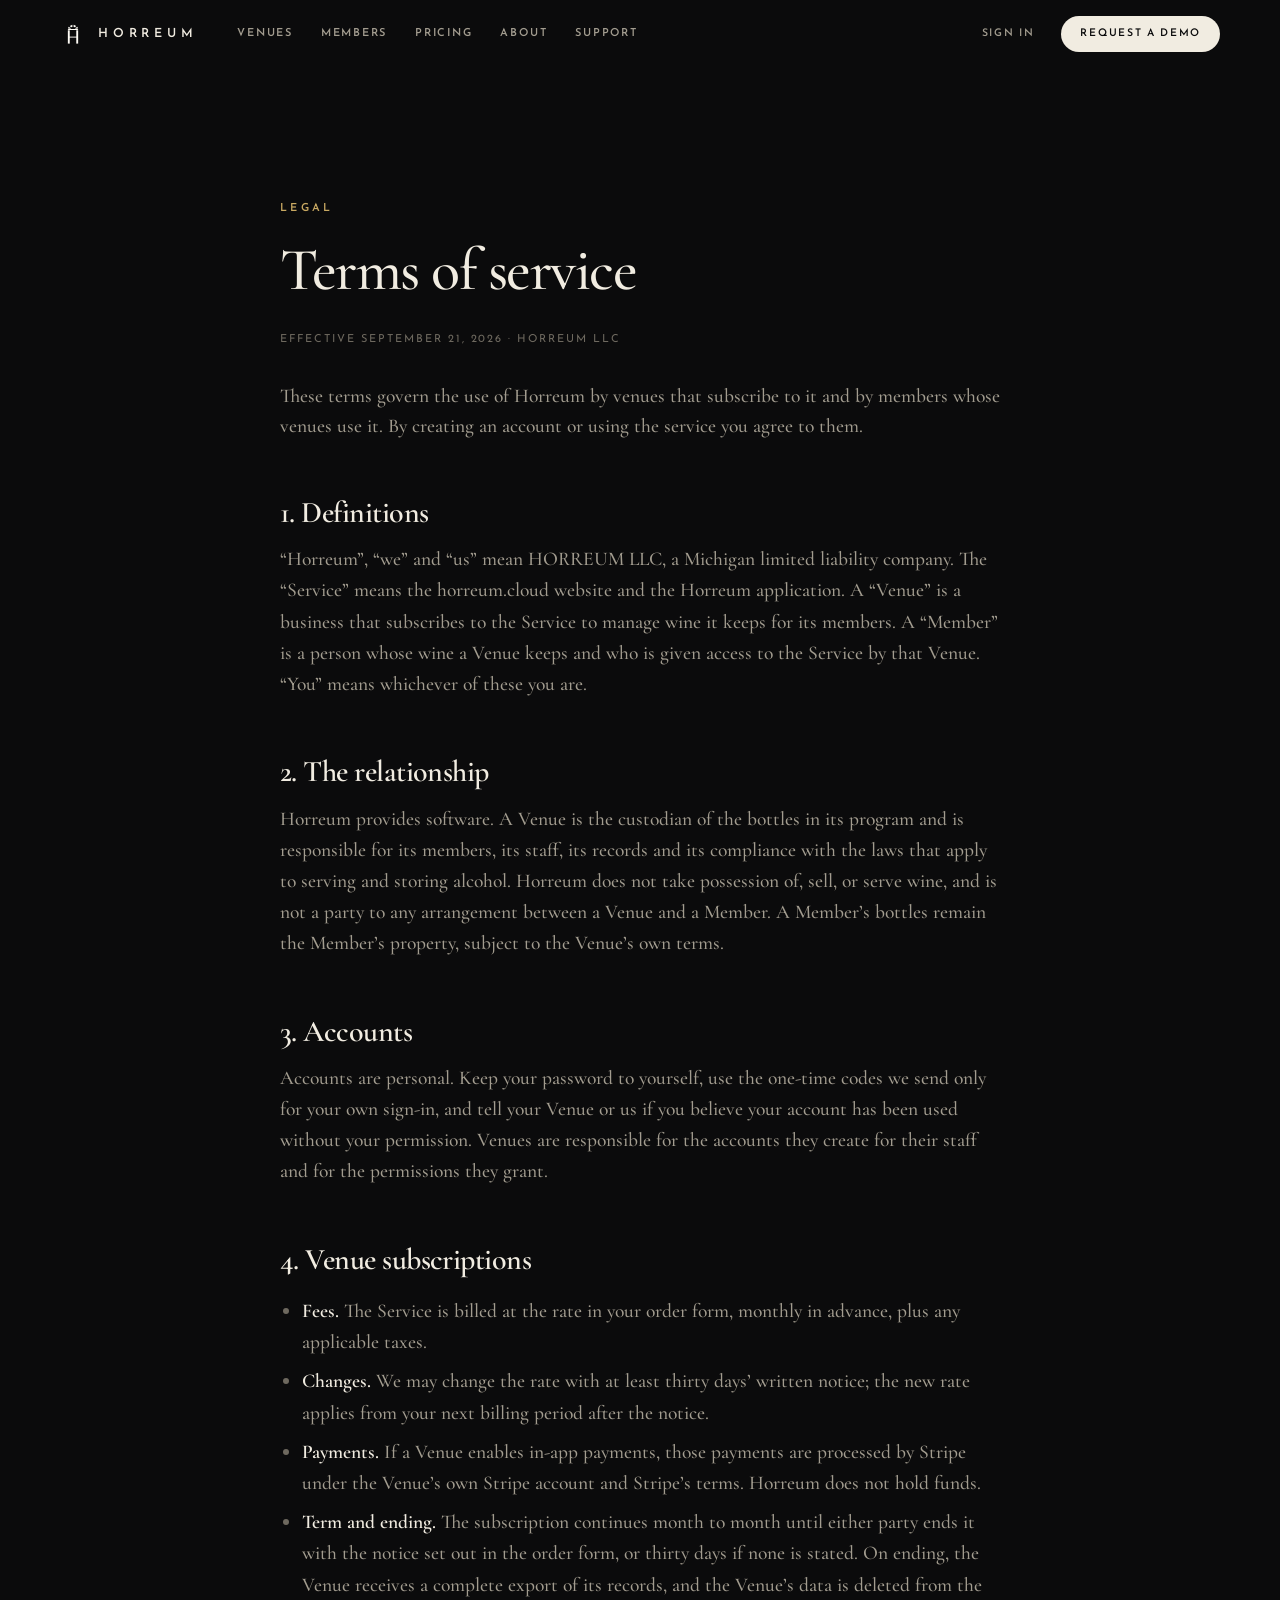
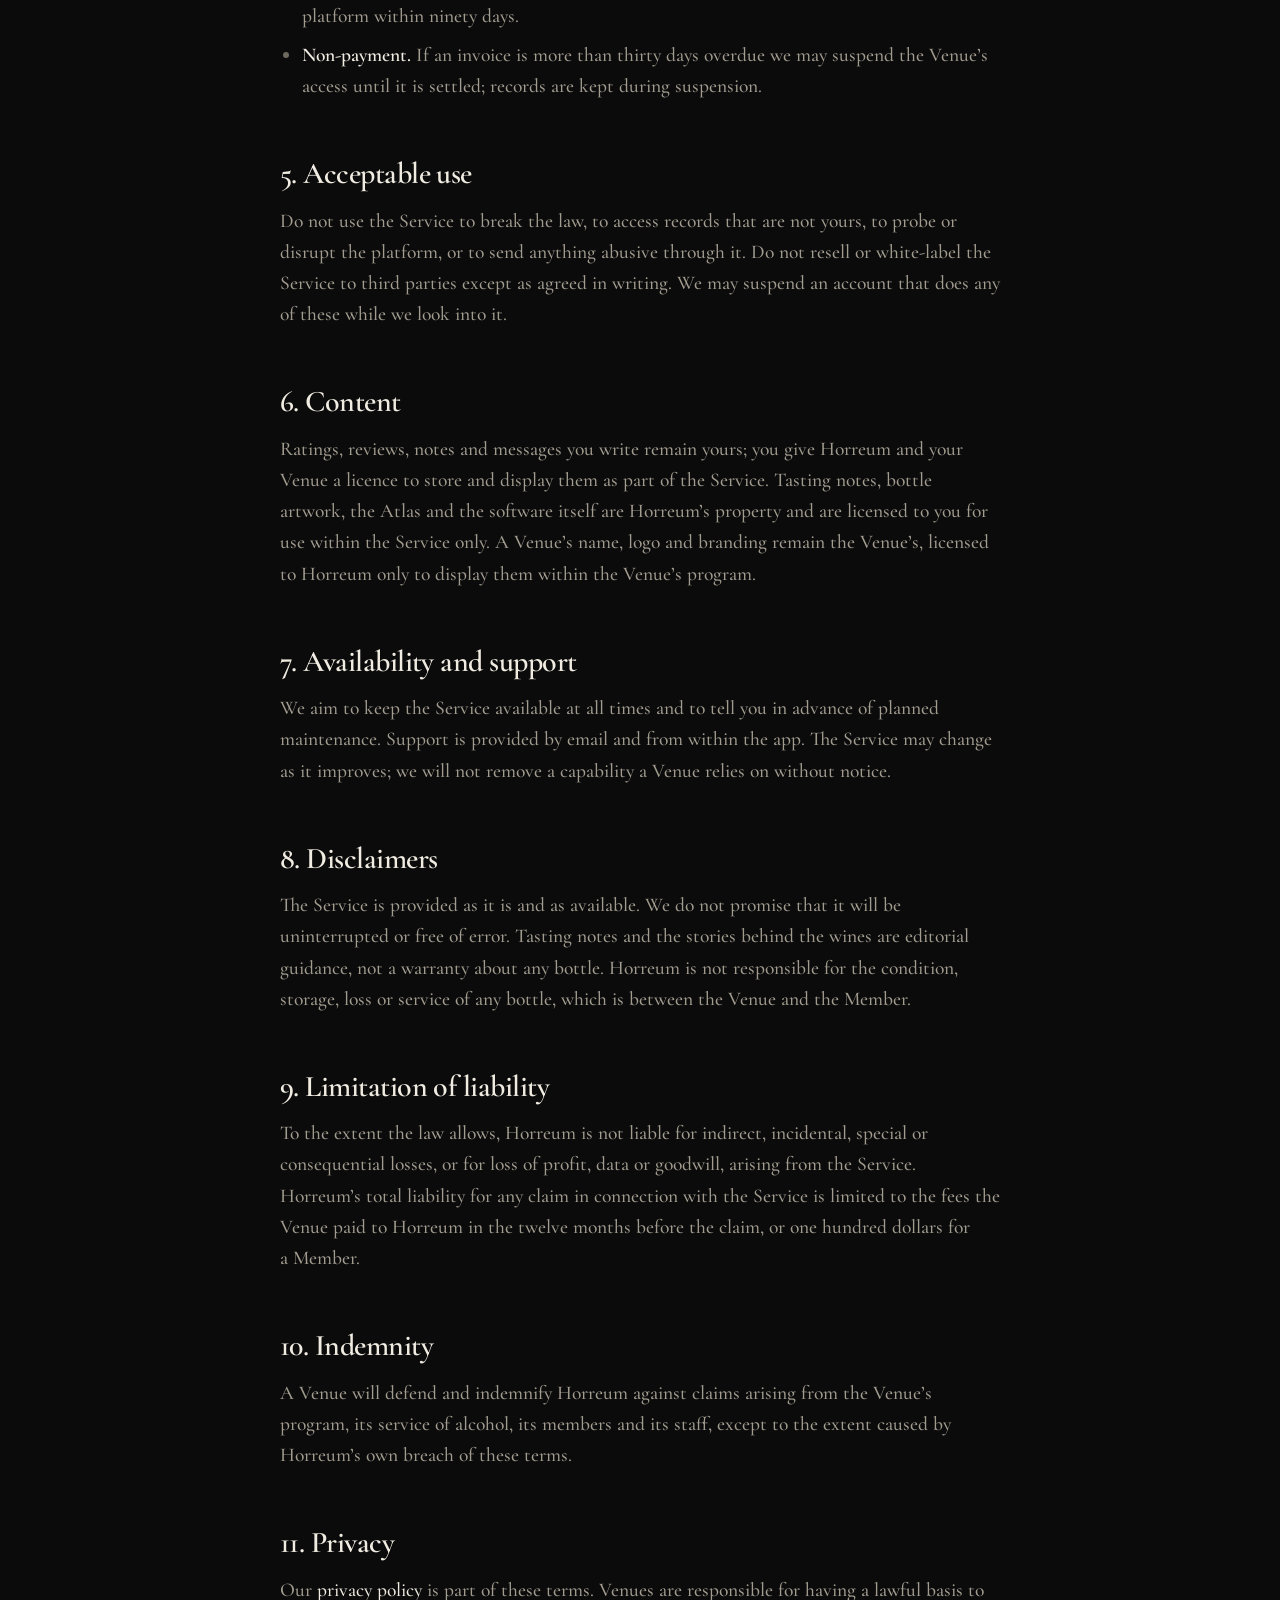
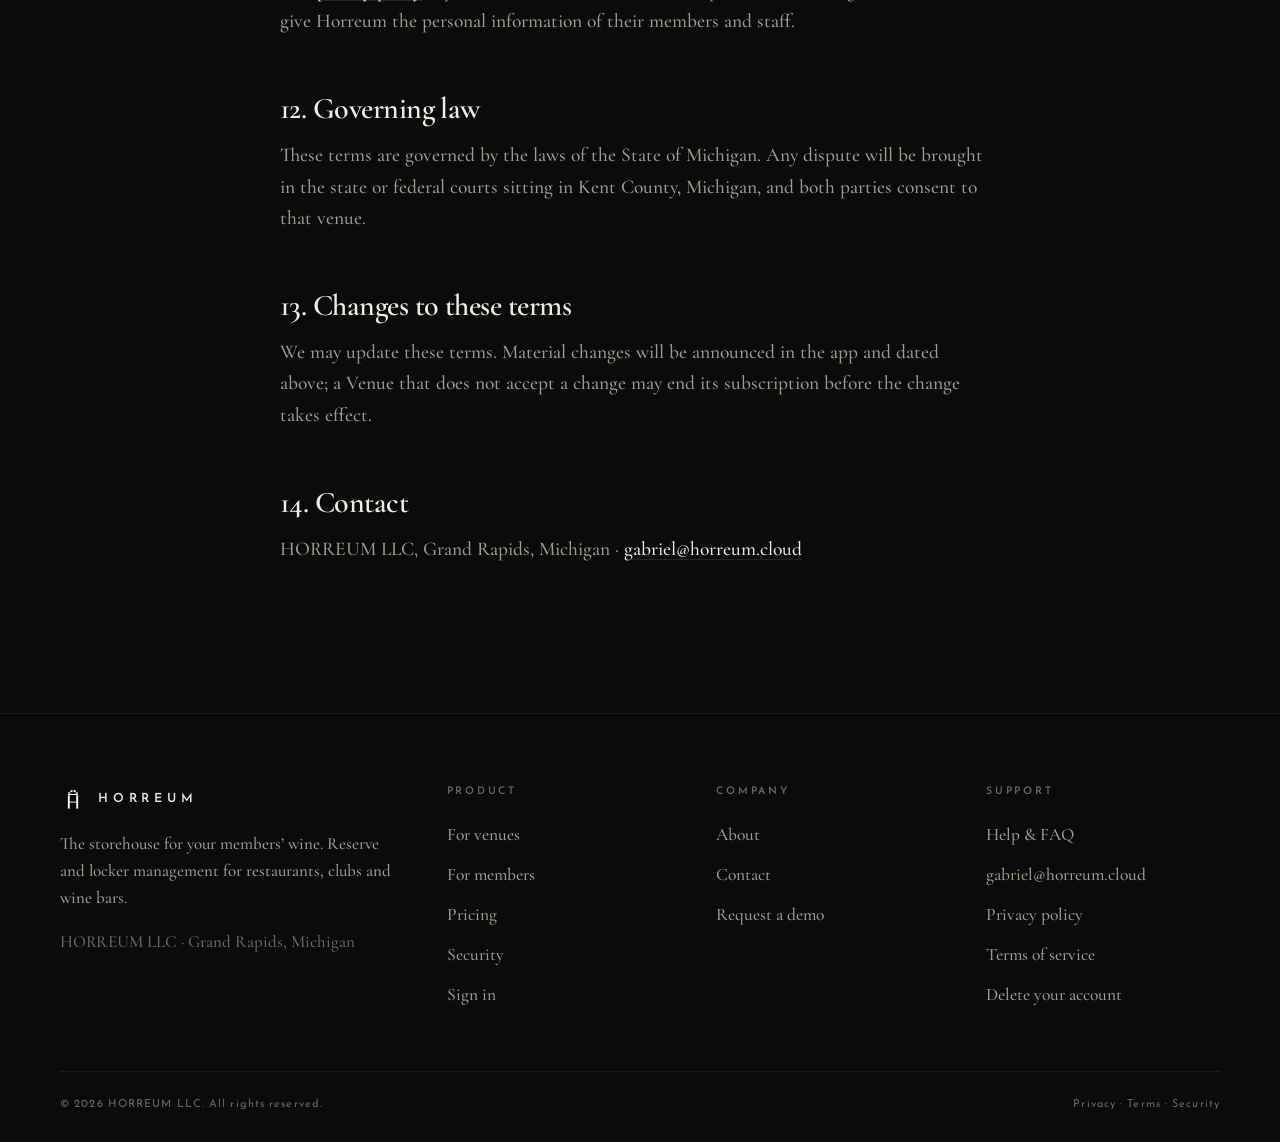
<file: terms.html>
<!DOCTYPE html>
<html lang="en" class="no-js" data-theme="dark">
<head>
<meta charset="utf-8">
<meta name="viewport" content="width=device-width, initial-scale=1, viewport-fit=cover">
<title>Horreum terms of service</title>
<meta name="description" content="The terms that govern venues’ subscriptions and members’ use of Horreum.">
<link rel="canonical" href="https://horreum.cloud/terms">

<meta property="og:type" content="website">
<meta property="og:site_name" content="Horreum">
<meta property="og:title" content="Horreum terms of service">
<meta property="og:description" content="The terms that govern venues’ subscriptions and members’ use of Horreum.">
<meta property="og:url" content="https://horreum.cloud/terms">
<meta property="og:image" content="https://horreum.cloud/assets/img/og.png">
<meta property="og:image:width" content="1200">
<meta property="og:image:height" content="630">
<meta name="twitter:card" content="summary_large_image">
<meta name="twitter:title" content="Horreum terms of service">
<meta name="twitter:description" content="The terms that govern venues’ subscriptions and members’ use of Horreum.">
<meta name="twitter:image" content="https://horreum.cloud/assets/img/og.png">
<meta name="theme-color" content="#0B0B0C">
<meta name="color-scheme" content="dark light">
<link rel="icon" href="/favicon.png" type="image/png">
<link rel="apple-touch-icon" href="/apple-touch-icon.png">
<link rel="manifest" href="/site.webmanifest">
<link rel="preload" href="/assets/fonts/playfair-display-600-normal.woff2" as="font" type="font/woff2" crossorigin>
<link rel="preload" href="/assets/fonts/cormorant-garamond-500-normal.woff2" as="font" type="font/woff2" crossorigin>
<link rel="preload" href="/assets/fonts/josefin-sans-600-normal.woff2" as="font" type="font/woff2" crossorigin>
<link rel="stylesheet" href="/assets/fonts.css">
<link rel="stylesheet" href="/assets/site.css?v=32">
<script>document.documentElement.className='js';</script>

</head>
<body>
<a class="skip" href="#main">Skip to content</a>
<header class="site-header">
  <div class="wrap">
    <a class="brand" href="/" aria-label="Horreum — home"><img class="g-dark" src="/assets/img/glyph-cream.svg" alt="" width="26" height="26"><img class="g-light" src="/assets/img/glyph-dark.svg" alt="" width="26" height="26"><span>Horreum</span></a>
    <nav class="nav" aria-label="Primary"><a href="/venues">Venues</a><a href="/members">Members</a><a href="/pricing">Pricing</a><a href="/about">About</a><a href="/support">Support</a></nav>
    <div class="header-cta">
      <a class="btn btn--ghost" href="https://app.horreum.cloud">Sign in</a>
      <a class="btn btn--gold" href="/contact?kind=demo">Request a demo</a>
    </div>
    <button class="nav-toggle" aria-label="Menu" aria-expanded="false"><svg viewBox="0 0 24 24" fill="none" stroke="currentColor" stroke-width="1.6" stroke-linecap="round"><path d="M4 9h16M4 15h16"/></svg></button>
  </div>
</header>
<main id="main">

<section class="sec">
  <div class="wrap--narrow prose">
    <p class="eyebrow">Legal</p>
    <h1 style="font-size:clamp(36px,5vw,54px)">Terms of service</h1>
    <p class="meta">Effective September 21, 2026 · HORREUM LLC</p>
    <p class="lead">These terms govern the use of Horreum by venues that subscribe to it and by members whose venues use it. By creating an account or using the service you agree to them.</p>

    <h2>1. Definitions</h2>
    <p>“Horreum”, “we” and “us” mean HORREUM LLC, a Michigan limited liability company. The “Service” means the horreum.cloud website and the Horreum application. A “Venue” is a business that subscribes to the Service to manage wine it keeps for its members. A “Member” is a person whose wine a Venue keeps and who is given access to the Service by that Venue. “You” means whichever of these you are.</p>

    <h2>2. The relationship</h2>
    <p>Horreum provides software. A Venue is the custodian of the bottles in its program and is responsible for its members, its staff, its records and its compliance with the laws that apply to serving and storing alcohol. Horreum does not take possession of, sell, or serve wine, and is not a party to any arrangement between a Venue and a Member. A Member’s bottles remain the Member’s property, subject to the Venue’s own terms.</p>

    <h2>3. Accounts</h2>
    <p>Accounts are personal. Keep your password to yourself, use the one-time codes we send only for your own sign-in, and tell your Venue or us if you believe your account has been used without your permission. Venues are responsible for the accounts they create for their staff and for the permissions they grant.</p>

    <h2>4. Venue subscriptions</h2>
    <ul>
      <li><b>Fees.</b> The Service is billed at the rate in your order form, monthly in advance, plus any applicable taxes.</li>
      <li><b>Changes.</b> We may change the rate with at least thirty days’ written notice; the new rate applies from your next billing period after the notice.</li>
      <li><b>Payments.</b> If a Venue enables in-app payments, those payments are processed by Stripe under the Venue’s own Stripe account and Stripe’s terms. Horreum does not hold funds.</li>
      <li><b>Term and ending.</b> The subscription continues month to month until either party ends it with the notice set out in the order form, or thirty days if none is stated. On ending, the Venue receives a complete export of its records, and the Venue’s data is deleted from the platform within ninety days.</li>
      <li><b>Non-payment.</b> If an invoice is more than thirty days overdue we may suspend the Venue’s access until it is settled; records are kept during suspension.</li>
    </ul>

    <h2>5. Acceptable use</h2>
    <p>Do not use the Service to break the law, to access records that are not yours, to probe or disrupt the platform, or to send anything abusive through it. Do not resell or white-label the Service to third parties except as agreed in writing. We may suspend an account that does any of these while we look into it.</p>

    <h2>6. Content</h2>
    <p>Ratings, reviews, notes and messages you write remain yours; you give Horreum and your Venue a licence to store and display them as part of the Service. Tasting notes, bottle artwork, the Atlas and the software itself are Horreum’s property and are licensed to you for use within the Service only. A Venue’s name, logo and branding remain the Venue’s, licensed to Horreum only to display them within the Venue’s program.</p>

    <h2>7. Availability and support</h2>
    <p>We aim to keep the Service available at all times and to tell you in advance of planned maintenance. Support is provided by email and from within the app. The Service may change as it improves; we will not remove a capability a Venue relies on without notice.</p>

    <h2>8. Disclaimers</h2>
    <p>The Service is provided as it is and as available. We do not promise that it will be uninterrupted or free of error. Tasting notes and the stories behind the wines are editorial guidance, not a warranty about any bottle. Horreum is not responsible for the condition, storage, loss or service of any bottle, which is between the Venue and the Member.</p>

    <h2>9. Limitation of liability</h2>
    <p>To the extent the law allows, Horreum is not liable for indirect, incidental, special or consequential losses, or for loss of profit, data or goodwill, arising from the Service. Horreum’s total liability for any claim in connection with the Service is limited to the fees the Venue paid to Horreum in the twelve months before the claim, or one hundred dollars for a Member.</p>

    <h2>10. Indemnity</h2>
    <p>A Venue will defend and indemnify Horreum against claims arising from the Venue’s program, its service of alcohol, its members and its staff, except to the extent caused by Horreum’s own breach of these terms.</p>

    <h2>11. Privacy</h2>
    <p>Our <a href="/privacy">privacy policy</a> is part of these terms. Venues are responsible for having a lawful basis to give Horreum the personal information of their members and staff.</p>

    <h2>12. Governing law</h2>
    <p>These terms are governed by the laws of the State of Michigan. Any dispute will be brought in the state or federal courts sitting in Kent County, Michigan, and both parties consent to that venue.</p>

    <h2>13. Changes to these terms</h2>
    <p>We may update these terms. Material changes will be announced in the app and dated above; a Venue that does not accept a change may end its subscription before the change takes effect.</p>

    <h2>14. Contact</h2>
    <p>HORREUM LLC, Grand Rapids, Michigan · <a href="mailto:gabriel@horreum.cloud" data-hz="email">gabriel@horreum.cloud</a></p>
  </div>
</section>

</main>
<footer class="site-footer">
  <div class="wrap">
    <div class="cols">
      <div>
        <a class="brand" href="/"><img class="g-dark" src="/assets/img/glyph-cream.svg" alt="" width="26" height="26"><img class="g-light" src="/assets/img/glyph-dark.svg" alt="" width="26" height="26"><span>Horreum</span></a>
        <p class="small" style="max-width:340px">The storehouse for your members’ wine. Reserve and locker management for restaurants, clubs and wine bars.</p>
        <p class="small muted">HORREUM LLC · Grand Rapids, Michigan</p>
      </div>
      <div><h4>Product</h4><a href="/venues">For venues</a><a href="/members">For members</a><a href="/pricing">Pricing</a><a href="/security">Security</a><a href="https://app.horreum.cloud">Sign in</a></div>
      <div><h4>Company</h4><a href="/about">About</a><a href="/contact">Contact</a><a href="/contact?kind=demo">Request a demo</a></div>
      <div><h4>Support</h4><a href="/support">Help &amp; FAQ</a><a href="mailto:gabriel@horreum.cloud" data-hz="support">gabriel@horreum.cloud</a><a href="/privacy">Privacy policy</a><a href="/terms">Terms of service</a><a href="/delete-account">Delete your account</a></div>
    </div>
    <div class="fine"><span>© <span data-hz="year">2026</span> HORREUM LLC. All rights reserved.</span><span><a href="/privacy">Privacy</a> · <a href="/terms">Terms</a> · <a href="/security">Security</a></span></div>
  </div>
</footer>
<script src="/assets/site.js?v=32"></script>
</body>
</html>
</file>
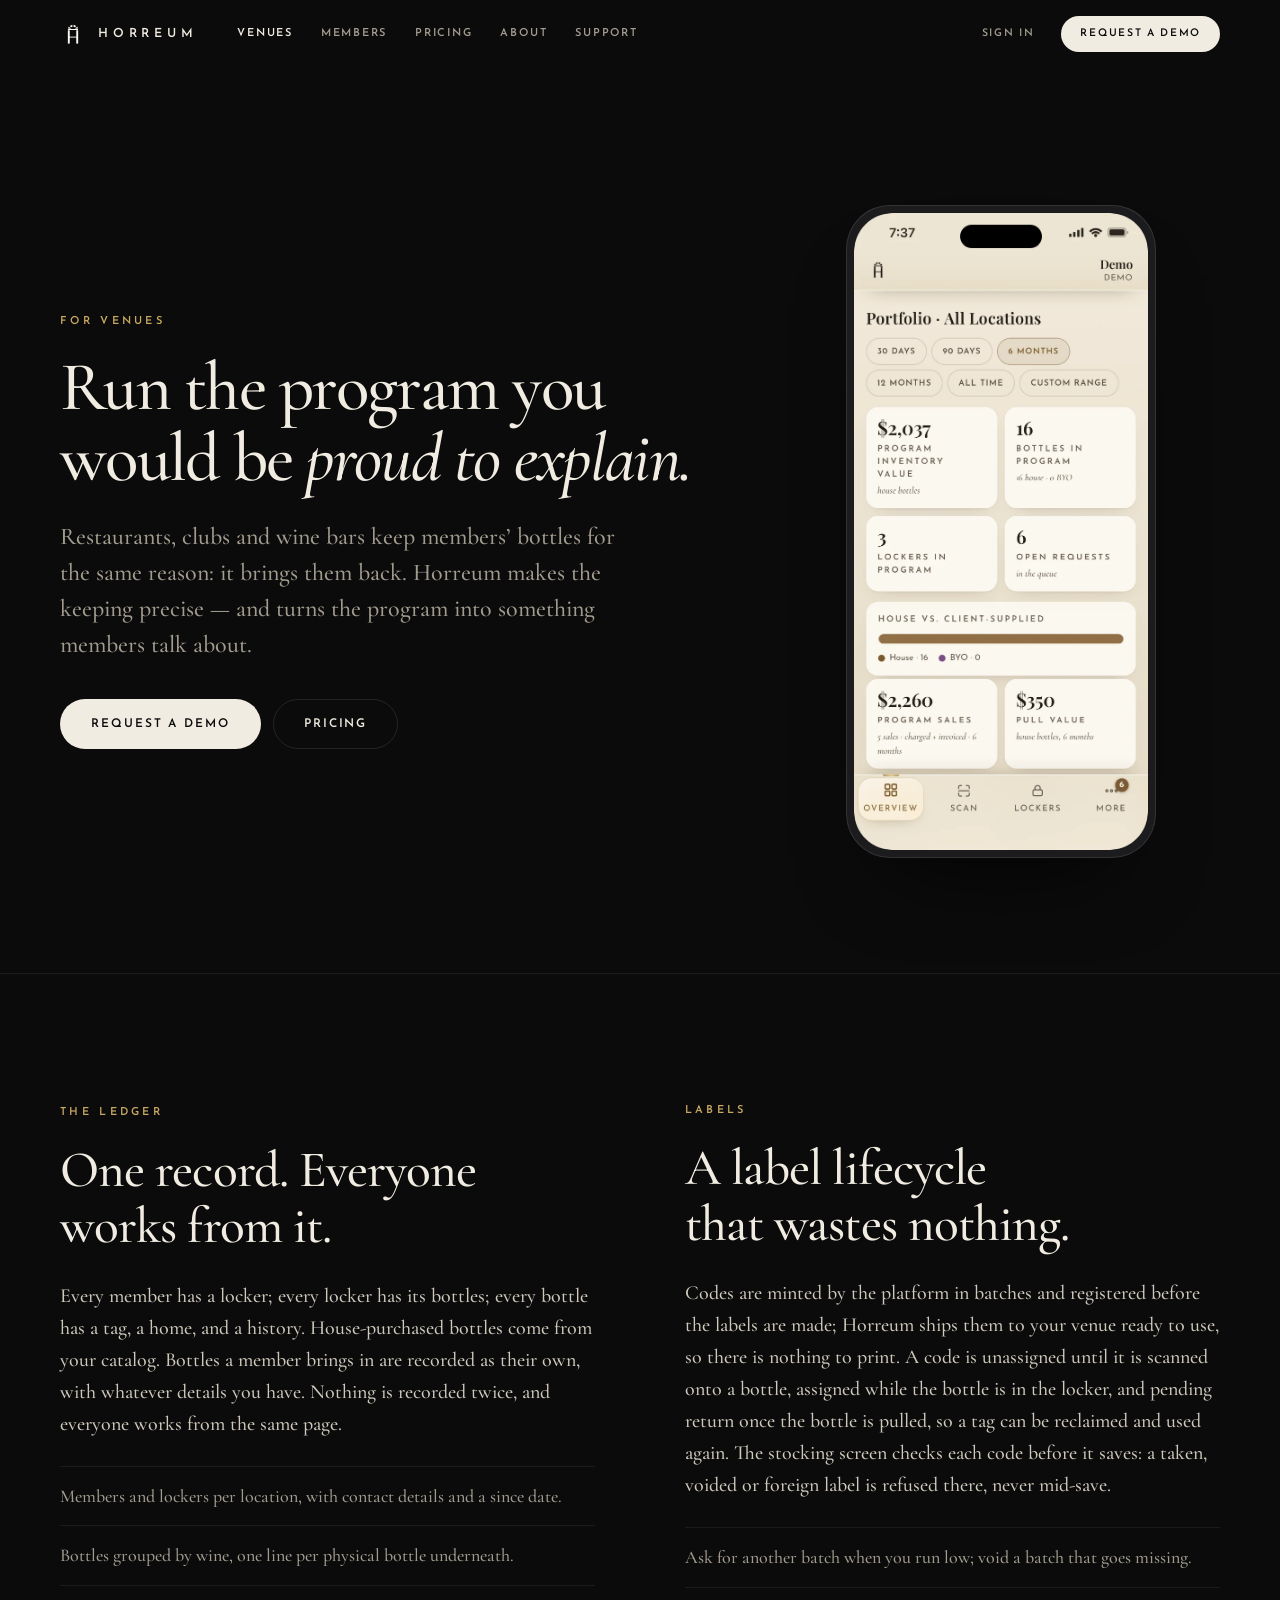
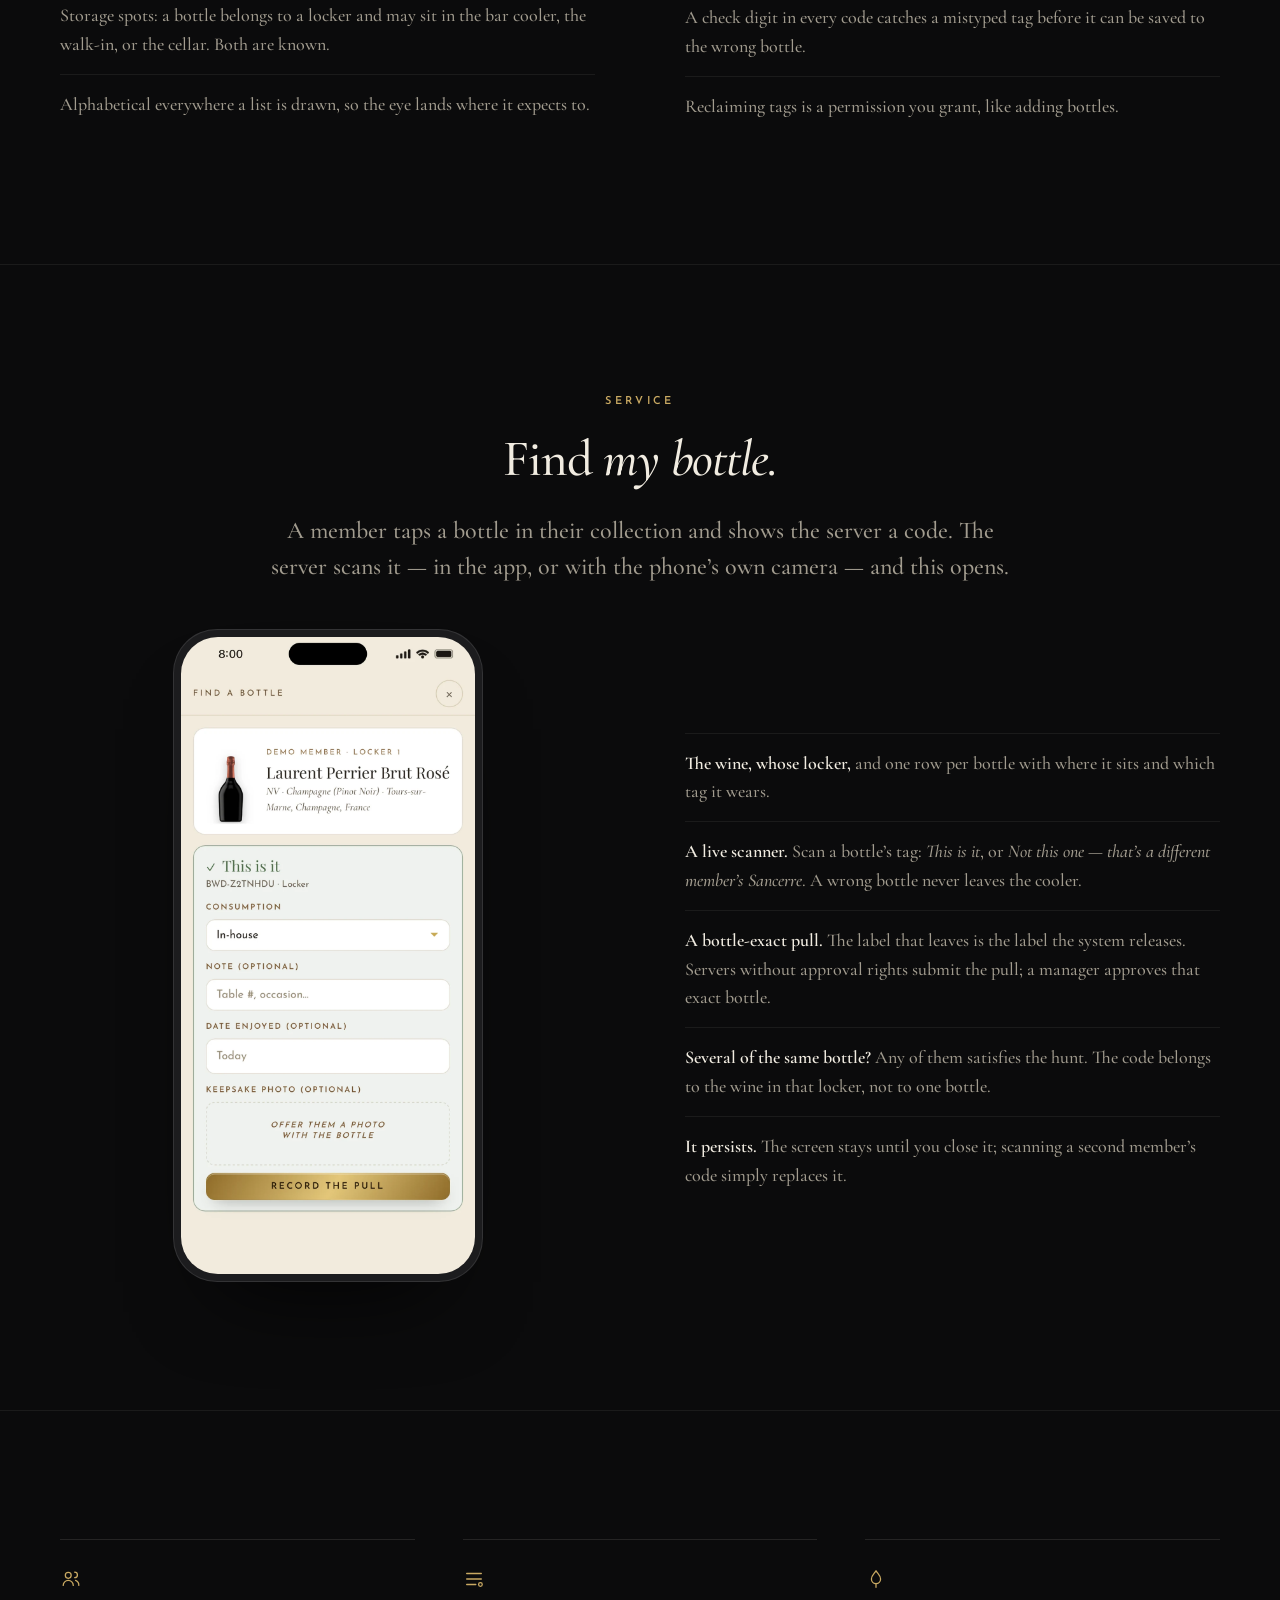
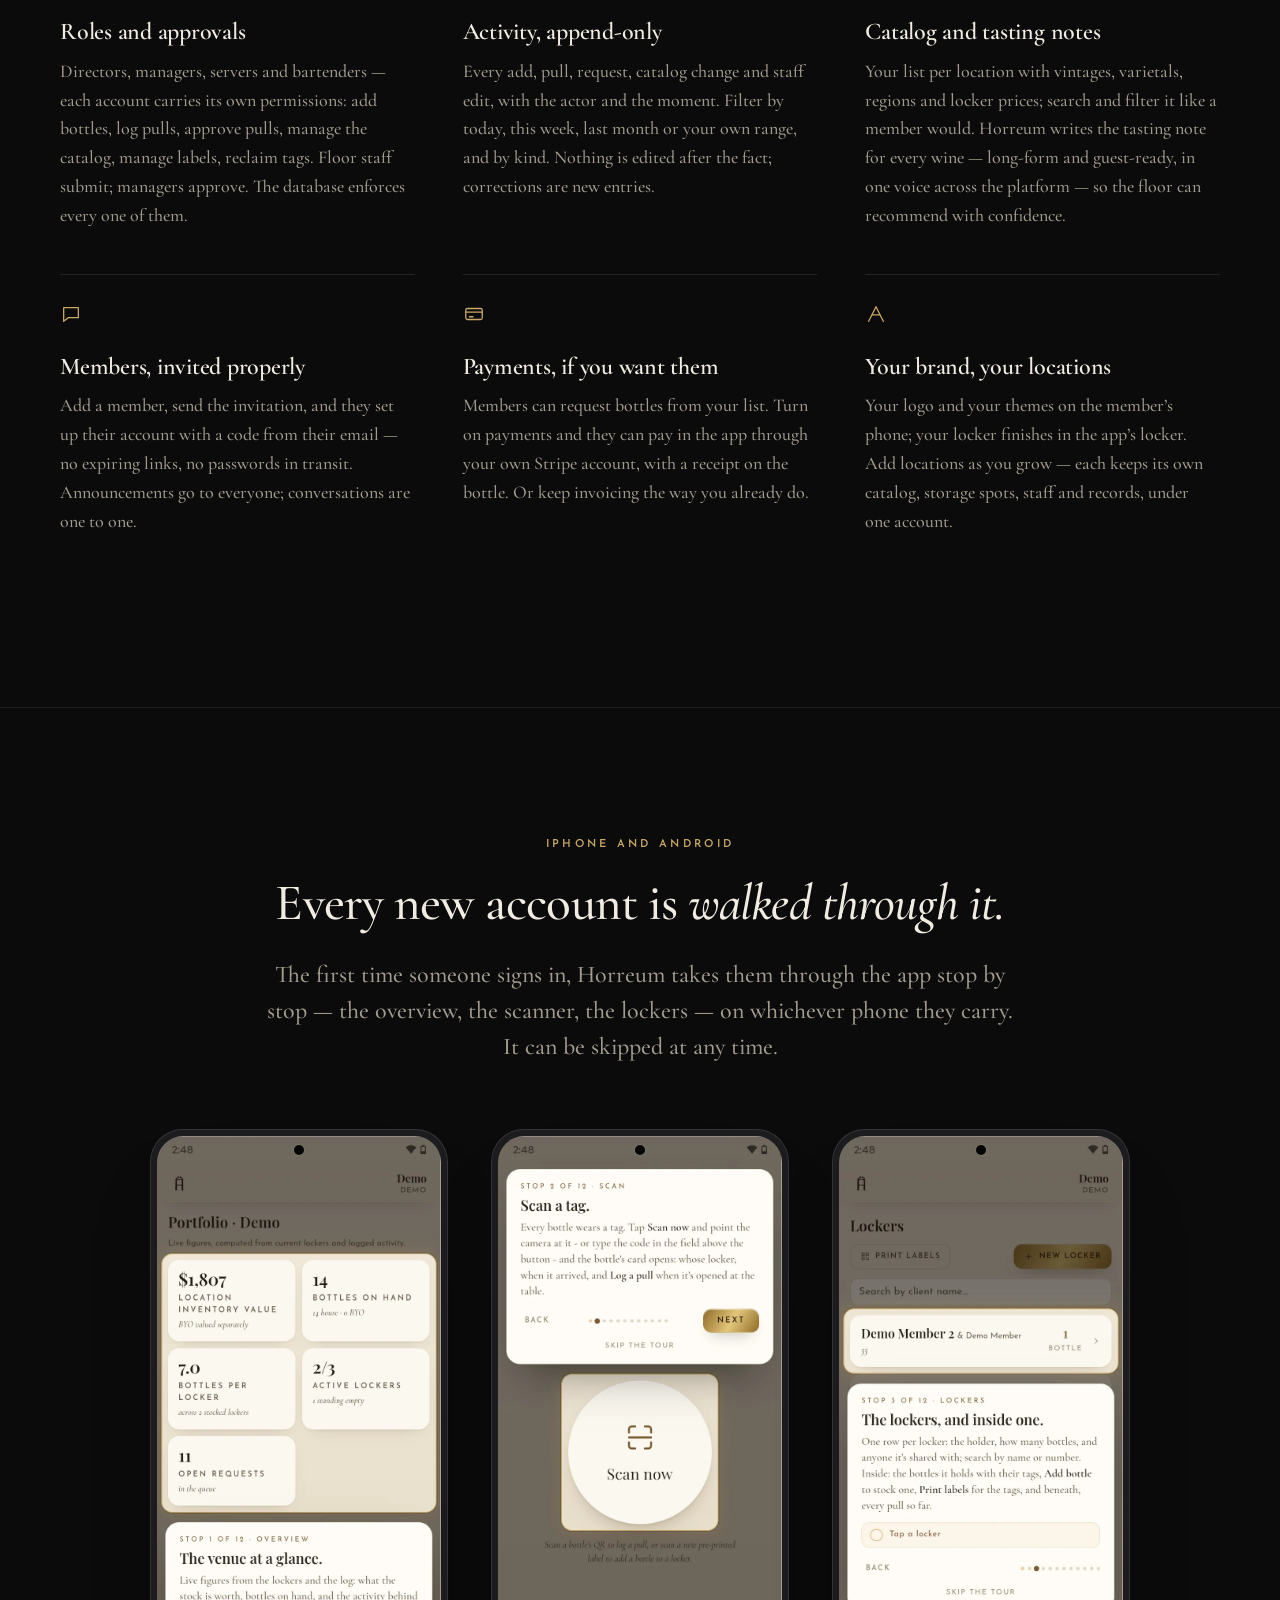
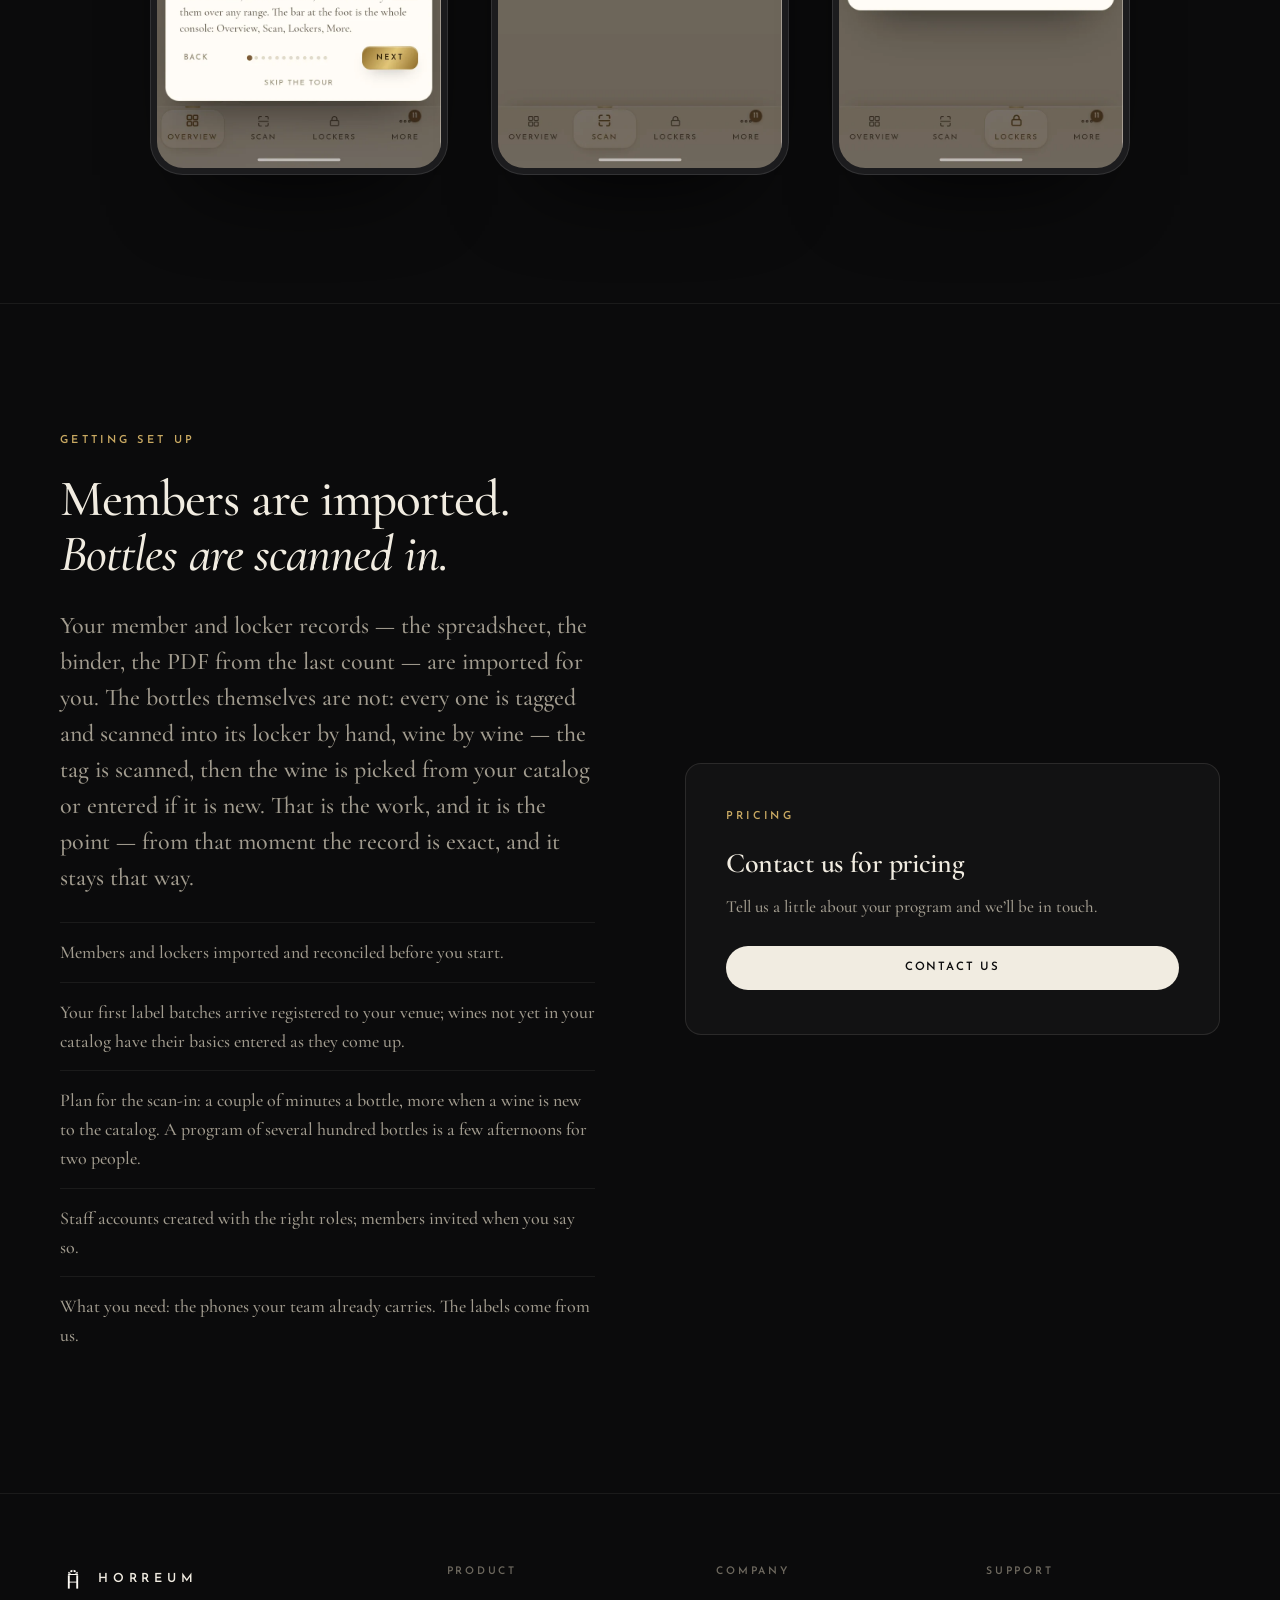
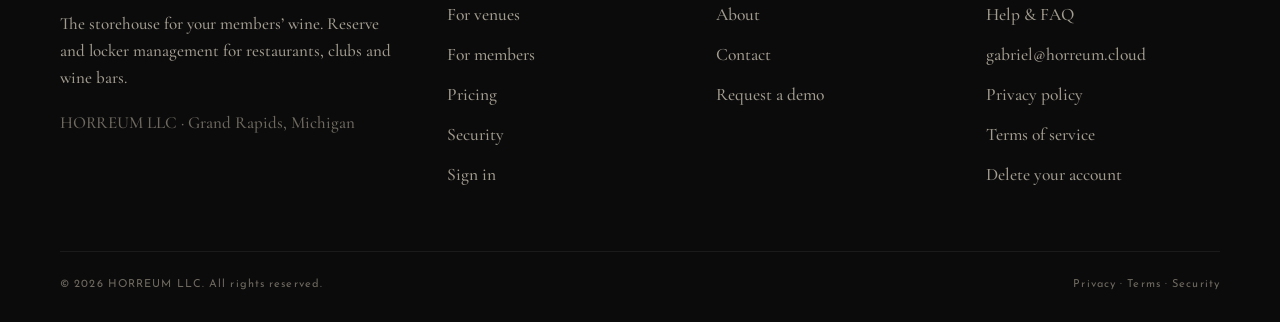
<file: venues.html>
<!DOCTYPE html>
<html lang="en" class="no-js" data-theme="dark">
<head>
<meta charset="utf-8">
<meta name="viewport" content="width=device-width, initial-scale=1, viewport-fit=cover">
<title>Horreum for venues — the locker program you’d be proud to explain</title>
<meta name="description" content="One record for every member, locker and bottle; QR labels that last; find-my-bottle at the table; roles, approvals and an append-only activity log.">
<link rel="canonical" href="https://horreum.cloud/venues">

<meta property="og:type" content="website">
<meta property="og:site_name" content="Horreum">
<meta property="og:title" content="Horreum for venues — the locker program you’d be proud to explain">
<meta property="og:description" content="One record for every member, locker and bottle; QR labels that last; find-my-bottle at the table; roles, approvals and an append-only activity log.">
<meta property="og:url" content="https://horreum.cloud/venues">
<meta property="og:image" content="https://horreum.cloud/assets/img/og.png">
<meta property="og:image:width" content="1200">
<meta property="og:image:height" content="630">
<meta name="twitter:card" content="summary_large_image">
<meta name="twitter:title" content="Horreum for venues — the locker program you’d be proud to explain">
<meta name="twitter:description" content="One record for every member, locker and bottle; QR labels that last; find-my-bottle at the table; roles, approvals and an append-only activity log.">
<meta name="twitter:image" content="https://horreum.cloud/assets/img/og.png">
<meta name="theme-color" content="#0B0B0C">
<meta name="color-scheme" content="dark light">
<link rel="icon" href="/favicon.png" type="image/png">
<link rel="apple-touch-icon" href="/apple-touch-icon.png">
<link rel="manifest" href="/site.webmanifest">
<link rel="preload" href="/assets/fonts/playfair-display-600-normal.woff2" as="font" type="font/woff2" crossorigin>
<link rel="preload" href="/assets/fonts/cormorant-garamond-500-normal.woff2" as="font" type="font/woff2" crossorigin>
<link rel="preload" href="/assets/fonts/josefin-sans-600-normal.woff2" as="font" type="font/woff2" crossorigin>
<link rel="stylesheet" href="/assets/fonts.css">
<link rel="stylesheet" href="/assets/site.css?v=32">
<script>document.documentElement.className='js';</script>

</head>
<body>
<a class="skip" href="#main">Skip to content</a>
<header class="site-header">
  <div class="wrap">
    <a class="brand" href="/" aria-label="Horreum — home"><img class="g-dark" src="/assets/img/glyph-cream.svg" alt="" width="26" height="26"><img class="g-light" src="/assets/img/glyph-dark.svg" alt="" width="26" height="26"><span>Horreum</span></a>
    <nav class="nav" aria-label="Primary"><a href="/venues">Venues</a><a href="/members">Members</a><a href="/pricing">Pricing</a><a href="/about">About</a><a href="/support">Support</a></nav>
    <div class="header-cta">
      <a class="btn btn--ghost" href="https://app.horreum.cloud">Sign in</a>
      <a class="btn btn--gold" href="/contact?kind=demo">Request a demo</a>
    </div>
    <button class="nav-toggle" aria-label="Menu" aria-expanded="false"><svg viewBox="0 0 24 24" fill="none" stroke="currentColor" stroke-width="1.6" stroke-linecap="round"><path d="M4 9h16M4 15h16"/></svg></button>
  </div>
</header>
<main id="main">

<section class="hero">
  <div class="wrap">
    <div>
      <p class="eyebrow">For venues</p>
      <h1>Run the program you would be <em>proud to explain.</em></h1>
      <p class="lead">Restaurants, clubs and wine bars keep members’ bottles for the same reason: it brings them back. Horreum makes the keeping precise — and turns the program into something members talk about.</p>
      <div class="cta-row"><a class="btn btn--gold btn--lg" href="/contact?kind=demo">Request a demo</a><a class="btn btn--ghost btn--lg" href="/pricing">Pricing</a></div>
    </div>
    <div class="phone"><div class="phone-body"><img src="/assets/shots/overview.webp?v=2" alt="The venue overview: inventory value, bottles and lockers in the program, open requests" width="654" height="1415" fetchpriority="high" decoding="async"></div></div>
  </div>
</section>

<section class="sec">
  <div class="wrap">
    <div class="split">
      <div>
        <p class="eyebrow">The ledger</p>
        <h2>One record. Everyone works from it.</h2>
        <p>Every member has a locker; every locker has its bottles; every bottle has a tag, a home, and a history. House-purchased bottles come from your catalog. Bottles a member brings in are recorded as their own, with whatever details you have. Nothing is recorded twice, and everyone works from the same page.</p>
        <ul>
          <li>Members and lockers per location, with contact details and a since date.</li>
          <li>Bottles grouped by wine, one line per physical bottle underneath.</li>
          <li>Storage spots: a bottle belongs to a locker and may sit in the bar cooler, the walk-in, or the cellar. Both are known.</li>
          <li>Alphabetical everywhere a list is drawn, so the eye lands where it expects to.</li>
        </ul>
      </div>
      <div>
        <p class="eyebrow">Labels</p>
        <h2>A label lifecycle that wastes nothing.</h2>
        <p>Codes are minted by the platform in batches and registered before the labels are made; Horreum ships them to your venue ready to use, so there is nothing to print. A code is unassigned until it is scanned onto a bottle, assigned while the bottle is in the locker, and pending return once the bottle is pulled, so a tag can be reclaimed and used again. The stocking screen checks each code before it saves: a taken, voided or foreign label is refused there, never mid-save.</p>
        <ul>
          <li>Ask for another batch when you run low; void a batch that goes missing.</li>
          <li>A check digit in every code catches a mistyped tag before it can be saved to the wrong bottle.</li>
          <li>Reclaiming tags is a permission you grant, like adding bottles.</li>
        </ul>
      </div>
    </div>
  </div>
</section>

<section class="sec sec--paper">
  <div class="wrap">
    <div class="wrap--narrow center" style="margin-bottom:44px">
      <p class="eyebrow">Service</p>
      <h2>Find <em>my bottle.</em></h2>
      <p class="lead">A member taps a bottle in their collection and shows the server a code. The server scans it — in the app, or with the phone’s own camera — and this opens.</p>
    </div>
    <div class="split">
      <div class="phone"><div class="phone-body"><img src="/assets/shots/hunt.webp?v=2" alt="The Find-a-bottle screen: the wine, whose locker, each bottle’s storage spot and tag, and a live scanner" width="924" height="2000" loading="lazy" decoding="async"></div></div>
      <div>
        <ul>
          <li><b>The wine, whose locker,</b> and one row per bottle with where it sits and which tag it wears.</li>
          <li><b>A live scanner.</b> Scan a bottle’s tag: <i>This is it</i>, or <i>Not this one — that’s a different member’s Sancerre</i>. A wrong bottle never leaves the cooler.</li>
          <li><b>A bottle-exact pull.</b> The label that leaves is the label the system releases. Servers without approval rights submit the pull; a manager approves that exact bottle.</li>
          <li><b>Several of the same bottle?</b> Any of them satisfies the hunt. The code belongs to the wine in that locker, not to one bottle.</li>
          <li><b>It persists.</b> The screen stays until you close it; scanning a second member’s code simply replaces it.</li>
        </ul>
      </div>
    </div>
  </div>
</section>

<section class="sec">
  <div class="wrap">
    <div class="grid grid--3">
      <div class="card "><span class="ico"><svg viewBox="0 0 24 24" aria-hidden="true"><circle cx="9" cy="8" r="3.2"/><path d="M3.5 19a5.5 5.5 0 0 1 11 0"/><path d="M16 4.5a3 3 0 0 1 0 6"/><path d="M17 13.5a5.5 5.5 0 0 1 3.5 5.5"/></svg></span><h3>Roles and approvals</h3><p>Directors, managers, servers and bartenders — each account carries its own permissions: add bottles, log pulls, approve pulls, manage the catalog, manage labels, reclaim tags. Floor staff submit; managers approve. The database enforces every one of them.</p></div>
      <div class="card "><span class="ico"><svg viewBox="0 0 24 24" aria-hidden="true"><path d="M4 6h16M4 12h16M4 18h10"/><circle cx="19" cy="18" r="2"/></svg></span><h3>Activity, append-only</h3><p>Every add, pull, request, catalog change and staff edit, with the actor and the moment. Filter by today, this week, last month or your own range, and by kind. Nothing is edited after the fact; corrections are new entries.</p></div>
      <div class="card "><span class="ico"><svg viewBox="0 0 24 24" aria-hidden="true"><path d="M12 3c-1.5 3-5 5-5 9a5 5 0 0 0 10 0c0-4-3.5-6-5-9z"/><path d="M12 21v-4"/></svg></span><h3>Catalog and tasting notes</h3><p>Your list per location with vintages, varietals, regions and locker prices; search and filter it like a member would. Horreum writes the tasting note for every wine — long-form and guest-ready, in one voice across the platform — so the floor can recommend with confidence.</p></div>
      <div class="card "><span class="ico"><svg viewBox="0 0 24 24" aria-hidden="true"><path d="M4 5h16v11H9l-5 4z"/></svg></span><h3>Members, invited properly</h3><p>Add a member, send the invitation, and they set up their account with a code from their email — no expiring links, no passwords in transit. Announcements go to everyone; conversations are one to one.</p></div>
      <div class="card "><span class="ico"><svg viewBox="0 0 24 24" aria-hidden="true"><rect x="3" y="6" width="18" height="12" rx="2"/><path d="M3 10h18M7 15h4"/></svg></span><h3>Payments, if you want them</h3><p>Members can request bottles from your list. Turn on payments and they can pay in the app through your own Stripe account, with a receipt on the bottle. Or keep invoicing the way you already do.</p></div>
      <div class="card "><span class="ico"><svg viewBox="0 0 24 24" aria-hidden="true"><path d="M4 20l8-16 8 16"/><path d="M8 13h8"/></svg></span><h3>Your brand, your locations</h3><p>Your logo and your themes on the member’s phone; your locker finishes in the app’s locker. Add locations as you grow — each keeps its own catalog, storage spots, staff and records, under one account.</p></div>
    </div>
  </div>
</section>


<section class="sec">
  <div class="wrap">
    <div class="wrap--narrow center" style="margin-bottom:64px">
      <p class="eyebrow">iPhone and Android</p>
      <h2>Every new account is <em>walked through it.</em></h2>
      <p class="lead">The first time someone signs in, Horreum takes them through the app stop by stop — the overview, the scanner, the lockers — on whichever phone they carry. It can be skipped at any time.</p>
    </div>
    <div class="trio trio--flat">
      <div class="phone phone--android"><div class="phone-body"><img src="/assets/shots/a-overview.webp?v=2" alt="The staff tour on an Android phone, stop one: the venue at a glance — inventory value, bottles on hand, active lockers, open requests" width="720" height="1604" loading="lazy" decoding="async"></div></div>
      <div class="phone phone--android"><div class="phone-body"><img src="/assets/shots/a-scan.webp?v=2" alt="The staff tour on an Android phone, stop two: scan a tag to open a bottle’s card and log a pull" width="720" height="1604" loading="lazy" decoding="async"></div></div>
      <div class="phone phone--android"><div class="phone-body"><img src="/assets/shots/a-lockers.webp?v=2" alt="The staff tour on an Android phone, stop three: the lockers list, and what is inside one" width="720" height="1604" loading="lazy" decoding="async"></div></div>
    </div>
  </div>
</section>

<section class="sec sec--night">
  <div class="wrap">
    <div class="split">
      <div>
        <p class="eyebrow">Getting set up</p>
        <h2>Members are imported. <em>Bottles are scanned in.</em></h2>
        <p class="lead">Your member and locker records — the spreadsheet, the binder, the PDF from the last count — are imported for you. The bottles themselves are not: every one is tagged and scanned into its locker by hand, wine by wine — the tag is scanned, then the wine is picked from your catalog or entered if it is new. That is the work, and it is the point — from that moment the record is exact, and it stays that way.</p>
        <ul>
          <li>Members and lockers imported and reconciled before you start.</li>
          <li>Your first label batches arrive registered to your venue; wines not yet in your catalog have their basics entered as they come up.</li>
          <li>Plan for the scan-in: a couple of minutes a bottle, more when a wine is new to the catalog. A program of several hundred bottles is a few afternoons for two people.</li>
          <li>Staff accounts created with the right roles; members invited when you say so.</li>
          <li>What you need: the phones your team already carries. The labels come from us.</li>
        </ul>
      </div>
      <div class="price-card">
        <p class="eyebrow">Pricing</p>
        <h3 style="font-size:28px;margin:6px 0 12px">Contact us for pricing</h3>
        <p class="small" style="margin-bottom:26px">Tell us a little about your program and we’ll be in touch.</p>
        <a class="btn btn--gold btn--block" href="/contact?kind=pricing">Contact us</a>
      </div>
    </div>
  </div>
</section>

</main>
<footer class="site-footer">
  <div class="wrap">
    <div class="cols">
      <div>
        <a class="brand" href="/"><img class="g-dark" src="/assets/img/glyph-cream.svg" alt="" width="26" height="26"><img class="g-light" src="/assets/img/glyph-dark.svg" alt="" width="26" height="26"><span>Horreum</span></a>
        <p class="small" style="max-width:340px">The storehouse for your members’ wine. Reserve and locker management for restaurants, clubs and wine bars.</p>
        <p class="small muted">HORREUM LLC · Grand Rapids, Michigan</p>
      </div>
      <div><h4>Product</h4><a href="/venues">For venues</a><a href="/members">For members</a><a href="/pricing">Pricing</a><a href="/security">Security</a><a href="https://app.horreum.cloud">Sign in</a></div>
      <div><h4>Company</h4><a href="/about">About</a><a href="/contact">Contact</a><a href="/contact?kind=demo">Request a demo</a></div>
      <div><h4>Support</h4><a href="/support">Help &amp; FAQ</a><a href="mailto:gabriel@horreum.cloud" data-hz="support">gabriel@horreum.cloud</a><a href="/privacy">Privacy policy</a><a href="/terms">Terms of service</a><a href="/delete-account">Delete your account</a></div>
    </div>
    <div class="fine"><span>© <span data-hz="year">2026</span> HORREUM LLC. All rights reserved.</span><span><a href="/privacy">Privacy</a> · <a href="/terms">Terms</a> · <a href="/security">Security</a></span></div>
  </div>
</footer>
<script src="/assets/site.js?v=32"></script>
</body>
</html>
</file>
<file: assets/fonts.css>
/* Horreum - self-hosted brand faces (Playfair Display, Cormorant Garamond, Josefin Sans), latin subset, SIL Open Font License. No third-party font requests. */
@font-face{font-family:'Playfair Display';font-style:normal;font-weight:600;font-display:swap;src:url('fonts/playfair-display-600-normal.woff2') format('woff2')}
@font-face{font-family:'Playfair Display';font-style:normal;font-weight:700;font-display:swap;src:url('fonts/playfair-display-700-normal.woff2') format('woff2')}
@font-face{font-family:'Playfair Display';font-style:italic;font-weight:600;font-display:swap;src:url('fonts/playfair-display-600-italic.woff2') format('woff2')}
@font-face{font-family:'Playfair Display';font-style:italic;font-weight:400;font-display:swap;src:url('fonts/playfair-display-400-italic.woff2') format('woff2')}
@font-face{font-family:'Cormorant Garamond';font-style:normal;font-weight:500;font-display:swap;src:url('fonts/cormorant-garamond-500-normal.woff2') format('woff2')}
@font-face{font-family:'Cormorant Garamond';font-style:normal;font-weight:600;font-display:swap;src:url('fonts/cormorant-garamond-600-normal.woff2') format('woff2')}
@font-face{font-family:'Cormorant Garamond';font-style:normal;font-weight:700;font-display:swap;src:url('fonts/cormorant-garamond-700-normal.woff2') format('woff2')}
@font-face{font-family:'Cormorant Garamond';font-style:italic;font-weight:500;font-display:swap;src:url('fonts/cormorant-garamond-500-italic.woff2') format('woff2')}
@font-face{font-family:'Cormorant Garamond';font-style:italic;font-weight:600;font-display:swap;src:url('fonts/cormorant-garamond-600-italic.woff2') format('woff2')}
@font-face{font-family:'Josefin Sans';font-style:normal;font-weight:300;font-display:swap;src:url('fonts/josefin-sans-300-normal.woff2') format('woff2')}
@font-face{font-family:'Josefin Sans';font-style:normal;font-weight:400;font-display:swap;src:url('fonts/josefin-sans-400-normal.woff2') format('woff2')}
@font-face{font-family:'Josefin Sans';font-style:normal;font-weight:600;font-display:swap;src:url('fonts/josefin-sans-600-normal.woff2') format('woff2')}
@font-face{font-family:'Josefin Sans';font-style:normal;font-weight:700;font-display:swap;src:url('fonts/josefin-sans-700-normal.woff2') format('woff2')}
</file>
<file: assets/site.css>
/* ============================================================================
   Horreum — horreum.cloud  (v3, quiet)
   ONE theme per site, chosen on <html data-theme="dark|light"> (shell.py: THEME).
   Every section shares one background; structure comes from space and hairlines,
   not from boxes, glows or colour blocks. Gold is an accent — a label, a link —
   never a surface. Three faces, self-hosted (fonts.css). No framework.
   ========================================================================== */
:root, :root[data-theme="dark"] {
  --bg: #0B0B0C; --bg-2: #111112; --card: #121213;
  --ink: #F1ECE1; --text: #CFC9BC; --text-dim: #A29C8F; --text-mute: #6E695F;
  --gold: #C9A962; --gold-soft: #DBC084; --gold-bright: #C9A962; --gold-pale: #C9A962;
  --line: rgba(241,236,225,.11); --line-soft: rgba(241,236,225,.07);
  --btn-bg: #F1ECE1; --btn-ink: #0B0B0C;
  --header-bg: rgba(11,11,12,.78);
  --green: #8FB487; --danger: #E58B73;
  --frame: #1C1C1E; --frame-edge: rgba(255,255,255,.10); --shot-shadow: 0 50px 90px -50px rgba(0,0,0,.9);
  color-scheme: dark;
}
:root[data-theme="light"] {
  --bg: #F5F1E8; --bg-2: #EFEADF; --card: #FBF8F1;
  --ink: #16130E; --text: #2E2A23; --text-dim: #5F594D; --text-mute: #8E8778;
  --gold: #7C5A36; --gold-soft: #5F4426; --gold-bright: #7C5A36; --gold-pale: #7C5A36;
  --line: rgba(22,19,14,.13); --line-soft: rgba(22,19,14,.08);
  --btn-bg: #16130E; --btn-ink: #F5F1E8;
  --header-bg: rgba(245,241,232,.82);
  --green: #4F6E4A; --danger: #B4452F;
  --frame: #121214; --frame-edge: rgba(255,255,255,.08); --shot-shadow: 0 50px 80px -50px rgba(40,32,20,.55);
  color-scheme: light;
}
:root {
  /* names the older page bodies use inline — all resolve to the one theme */
  --cream: var(--bg); --cream-2: var(--bg-2); --paper: var(--bg); --espresso: var(--ink);
  --night: var(--bg); --night-2: var(--card); --night-3: var(--bg-2); --night-text: var(--ink); --night-dim: var(--text-dim); --night-mute: var(--text-mute);
  --display: "Cormorant Garamond", "Hoefler Text", Georgia, serif;
  --serif: "Cormorant Garamond", "Hoefler Text", Georgia, serif;
  --sans: "Josefin Sans", -apple-system, BlinkMacSystemFont, "Segoe UI", sans-serif;
  --r: 16px; --r-s: 12px; --r-pill: 999px;
  --wrap: 1160px;
  --ease: cubic-bezier(.22,1,.36,1);
}
@view-transition { navigation: auto; }
::view-transition-old(root), ::view-transition-new(root) { animation-duration: .3s; }

* { box-sizing: border-box; }
html { -webkit-text-size-adjust: 100%; scroll-behavior: smooth; background: var(--bg); }
body { margin: 0; background: var(--bg); color: var(--text); font-family: var(--serif); font-size: 20px; line-height: 1.6; font-weight: 500; -webkit-font-smoothing: antialiased; text-rendering: optimizeLegibility; overflow-x: hidden; }
img, svg { max-width: 100%; height: auto; display: block; }
a { color: var(--ink); text-decoration: underline; text-decoration-color: var(--line); text-underline-offset: 4px; text-decoration-thickness: 1px; transition: text-decoration-color .2s, color .2s; }
a:hover { text-decoration-color: var(--gold); }
::selection { background: color-mix(in srgb, var(--gold) 35%, transparent); }
h1, h2, h3, h4 { font-family: var(--display); font-weight: 500; line-height: 1.08; margin: 0 0 .5em; color: var(--ink); letter-spacing: -.018em; text-wrap: balance; }
h1 { font-size: clamp(42px, 6vw, 80px); line-height: 1.02; letter-spacing: -.025em; }
h2 { font-size: clamp(32px, 4vw, 52px); }
h3 { font-size: clamp(23px, 2.2vw, 27px); line-height: 1.2; letter-spacing: -.01em; font-weight: 600; }
h4 { font-size: 20px; font-weight: 600; }
h1 em, h2 em, h3 em { font-style: italic; color: inherit; font-weight: inherit; }
p { margin: 0 0 1em; text-wrap: pretty; }
b, strong { color: var(--ink); font-weight: 600; }
.lead { font-size: clamp(20px, 1.9vw, 24px); color: var(--text-dim); line-height: 1.5; }
.eyebrow { font-family: var(--sans); font-size: 11px; letter-spacing: .3em; text-transform: uppercase; color: var(--gold); font-weight: 600; margin: 0 0 22px; display: block; }
.small { font-size: 17px; color: var(--text-dim); }
.muted { color: var(--text-mute); }
.sans { font-family: var(--sans); }
.wrap { width: min(var(--wrap), calc(100% - 56px)); margin: 0 auto; }
.wrap--narrow { width: min(760px, calc(100% - 56px)); margin: 0 auto; }
/* one background everywhere; a hairline is the only seam */
.sec, .sec--night, .sec--paper, .day { position: relative; padding: clamp(88px, 10vw, 148px) 0; background: var(--bg); color: var(--text); }
.sec + .sec, .sec + .atlas, .atlas + .sec, .hero + .sec, .h-hero + .sec { border-top: 1px solid var(--line-soft); }
.sec--tight { padding: clamp(48px, 6vw, 84px) 0; }
.rule { height: 1px; background: var(--line); margin: 0; }
.center { text-align: center; }
.grid { display: grid; gap: 0 48px; }
.grid--2 { grid-template-columns: repeat(2, minmax(0, 1fr)); }
.grid--3 { grid-template-columns: repeat(3, minmax(0, 1fr)); }
.grid--4 { grid-template-columns: repeat(4, minmax(0, 1fr)); }
@media (max-width: 1000px) { .grid--3, .grid--4 { grid-template-columns: repeat(2, minmax(0, 1fr)); } }
@media (max-width: 640px) { .grid--2, .grid--3, .grid--4 { grid-template-columns: 1fr; } body { font-size: 18.5px; } .wrap, .wrap--narrow { width: calc(100% - 44px); } }

/* ── buttons: one solid, one quiet ───────────────────────────────────────── */
.btn { display: inline-flex; align-items: center; justify-content: center; gap: 10px; padding: 15px 24px; border-radius: var(--r-pill); border: 1px solid transparent; font-family: var(--sans); font-size: 11.5px; letter-spacing: .16em; text-transform: uppercase; font-weight: 600; cursor: pointer; text-decoration: none; transition: opacity .2s, border-color .2s, background .2s, color .2s; white-space: nowrap; line-height: 1; }
.btn--gold { color: var(--btn-ink); background: var(--btn-bg); }
.btn--gold:hover { opacity: .86; color: var(--btn-ink); }
.btn--ghost { color: var(--ink); border-color: var(--line); background: transparent; }
.btn--ghost:hover { border-color: var(--ink); }
.btn--lg { padding: 18px 30px; font-size: 12px; }
.btn--block { width: 100%; }
.btn .arr { transition: transform .25s var(--ease); }
.btn:hover .arr { transform: translateX(3px); }
.cta-row { display: flex; gap: 12px; flex-wrap: wrap; align-items: center; }
.center .cta-row { justify-content: center; }

/* ── header ──────────────────────────────────────────────────────────────── */
.site-header { position: fixed; top: 0; left: 0; right: 0; z-index: 60; background: transparent; border-bottom: 1px solid transparent; transition: background .3s, border-color .3s; }
.site-header.scrolled, .site-header.open { background: var(--header-bg); -webkit-backdrop-filter: blur(16px) saturate(140%); backdrop-filter: blur(16px) saturate(140%); border-bottom-color: var(--line-soft); }
.site-header .wrap { display: flex; align-items: center; gap: 30px; height: 68px; }
.brand { display: inline-flex; align-items: center; gap: 12px; color: var(--ink); font-family: var(--sans); font-size: 12.5px; letter-spacing: .38em; text-transform: uppercase; font-weight: 600; text-decoration: none; }
.brand img { width: 26px; height: 26px; }
.g-light { display: none; } :root[data-theme="light"] .g-light { display: block; } :root[data-theme="light"] .g-dark { display: none; }
.nav { display: flex; align-items: center; gap: 28px; margin-left: 10px; }
.nav a { font-family: var(--sans); font-size: 11px; letter-spacing: .16em; text-transform: uppercase; color: var(--text-dim); font-weight: 600; padding: 6px 0; text-decoration: none; transition: color .2s; }
.nav a:hover, .nav a[aria-current="page"] { color: var(--ink); }
.header-cta { margin-left: auto; display: flex; align-items: center; gap: 8px; }
.header-cta .btn { padding: 12px 18px; font-size: 10.5px; }
.header-cta .btn--ghost { border-color: transparent; color: var(--text-dim); }
.header-cta .btn--ghost:hover { color: var(--ink); border-color: transparent; }
.nav-toggle { display: none; margin-left: auto; width: 42px; height: 42px; border: 0; background: transparent; color: var(--ink); cursor: pointer; align-items: center; justify-content: center; }
.nav-toggle svg { width: 22px; height: 22px; }
@media (max-width: 980px) {
  .nav, .header-cta { display: none; }
  .nav-toggle { display: inline-flex; }
  html.nav-open { overflow: hidden; }
  .site-header.open { bottom: 0; background: var(--bg); -webkit-backdrop-filter: none; backdrop-filter: none; }
  .site-header.open .nav { display: flex; flex-direction: column; align-items: stretch; gap: 0; position: fixed; top: 84px; left: 22px; right: 22px; margin: 0; }
  .site-header.open .nav a { padding: 18px 0; border-bottom: 1px solid var(--line-soft); font-family: var(--display); font-size: 30px; letter-spacing: -.01em; text-transform: none; font-weight: 500; color: var(--ink); }
  .site-header.open .header-cta { display: flex; position: fixed; left: 22px; right: 22px; bottom: calc(26px + env(safe-area-inset-bottom, 0px)); flex-direction: column; align-items: stretch; gap: 10px; margin: 0; }
  .site-header.open .header-cta .btn { padding: 18px; font-size: 12px; }
  .site-header.open .header-cta .btn--ghost { border-color: var(--line); color: var(--ink); }
}

/* ── hero ────────────────────────────────────────────────────────────────── */
.hero { position: relative; padding: clamp(150px, 16vw, 210px) 0 clamp(80px, 9vw, 130px); background: var(--bg); }
.hero .wrap { display: grid; grid-template-columns: 1.2fr .8fr; gap: 64px; align-items: center; }
.hero h1 { font-size: clamp(40px, 5.4vw, 72px); margin-bottom: 26px; }
.hero .lead { max-width: 580px; margin-bottom: 36px; }
.hero-note { margin-top: 30px; font-family: var(--sans); font-size: 11px; letter-spacing: .16em; text-transform: uppercase; color: var(--text-mute); line-height: 2; }
@media (max-width: 900px) { .hero .wrap { grid-template-columns: 1fr; gap: 56px; } }
main > .sec:first-child { padding-top: clamp(150px, 16vw, 200px); }

.h-hero { position: relative; padding: clamp(160px, 17vw, 230px) 0 clamp(80px, 9vw, 130px); background: var(--bg); text-align: center; overflow: hidden; }
.h-hero h1 { font-size: clamp(46px, 7.2vw, 100px); margin: 0 auto 28px; max-width: 13ch; }
.h-hero .lead { max-width: 620px; margin: 0 auto 38px; }
.h-hero .cta-row { justify-content: center; }
.h-hero .hero-note { margin-top: 28px; }
/* three screens, standing straight; the middle one a step forward */
.trio { display: grid; grid-template-columns: repeat(3, minmax(0, 1fr)); gap: clamp(18px, 3.4vw, 48px); align-items: end; width: min(980px, calc(100% - 56px)); margin: clamp(90px, 10vw, 140px) auto 0; }
.trio .phone { width: 100%; }
.trio .phone:nth-child(2) { transform: translateY(-7%); }
@media (max-width: 640px) { .trio { width: 150%; margin-left: -25%; gap: 14px; } }

/* ── phone frame (container units: one shape at every size) ──────────────── */
.phone { position: relative; width: min(100%, 310px); margin: 0 auto; container-type: inline-size; }
.phone--sm { width: min(100%, 240px); }
.phone-body { position: relative; border-radius: 46px; background: var(--frame); padding: 8px; box-shadow: var(--shot-shadow), 0 0 0 1px var(--frame-edge) inset; }
.phone img { display: block; width: 100%; height: auto; border-radius: 38px; background: #0b0b0d; }
@supports (width: 1cqw) { .phone-body { border-radius: 14.2cqw; padding: 2.5cqw; } .phone img { border-radius: 11.9cqw; } }
.phones { display: grid; grid-template-columns: repeat(4, minmax(0, 1fr)); gap: 32px; align-items: start; }
.phones figure { margin: 0; }
.phones figcaption { text-align: center; margin-top: 22px; font-family: var(--sans); font-size: 11px; letter-spacing: .2em; text-transform: uppercase; color: var(--ink); }
.phones figcaption span { display: block; margin-top: 8px; font-family: var(--serif); font-size: 17px; letter-spacing: 0; text-transform: none; color: var(--text-dim); }
@media (max-width: 900px) { .phones { grid-template-columns: repeat(2, minmax(0, 1fr)); } }
.duo { display: grid; grid-template-columns: 1fr 1fr; gap: clamp(16px, 2.4vw, 32px); align-items: start; width: 100%; max-width: 560px; margin: 0 auto; justify-self: center; }
.duo .phone:last-child { margin-top: 14%; }

/* ── "cards" are columns under a hairline, not boxes ─────────────────────── */
.card { position: relative; padding: 28px 0 44px; border-top: 1px solid var(--line); background: none; }
.card h3 { margin: 18px 0 10px; font-size: 24px; }
.card p { margin: 0; color: var(--text-dim); font-size: 18px; max-width: 44ch; }
.card .ico { display: inline-flex; color: var(--gold); }
.card .ico svg { width: 22px; height: 22px; fill: none; stroke: currentColor; stroke-width: 1.4; stroke-linecap: round; stroke-linejoin: round; }
.card .tag { display: none; }
.card.boxed { padding: 40px; border: 1px solid var(--line); border-radius: var(--r); }

/* ── numbered steps ──────────────────────────────────────────────────────── */
.steps { display: grid; grid-template-columns: repeat(3, minmax(0, 1fr)); gap: 0 48px; }
.step { padding: 28px 0 0; border-top: 1px solid var(--line); }
.step .num { font-family: var(--sans); font-size: 11px; letter-spacing: .3em; color: var(--gold); margin-bottom: 18px; }
.step h3 { font-size: 27px; }
.step p { color: var(--text-dim); font-size: 18px; margin: 0; }
@media (max-width: 760px) { .steps { grid-template-columns: 1fr; gap: 36px; } }

/* ── the pinned story ────────────────────────────────────────────────────── */
.story { display: grid; grid-template-columns: 1fr 1fr; gap: clamp(40px, 7vw, 110px); align-items: start; }
.story-stage { position: sticky; top: 14vh; height: 72vh; display: flex; align-items: center; justify-content: center; }
.story-stage .phone { width: min(100%, 33vh, 310px); }
.story-stage .stack { position: relative; border-radius: inherit; overflow: hidden; }
.story-stage .stack img { opacity: 0; transition: opacity .5s var(--ease); }
.story-stage .stack img + img { position: absolute; left: 0; top: 0; }
.story-stage .stack img.on { opacity: 1; }
.chapter { min-height: 72vh; display: flex; flex-direction: column; justify-content: center; opacity: .3; transition: opacity .5s var(--ease); padding: 6vh 0; }
.chapter.on { opacity: 1; }
.chapter .num { font-family: var(--sans); font-size: 11px; letter-spacing: .3em; color: var(--gold); margin-bottom: 20px; }
.chapter h3 { font-size: clamp(32px, 3.6vw, 48px); font-weight: 500; margin-bottom: 18px; letter-spacing: -.018em; }
.chapter p { color: var(--text-dim); max-width: 500px; }
.chapter .shot-m { display: none; }
@media (max-width: 860px) { .story { grid-template-columns: 1fr; } .story-stage { display: none; } .chapter { min-height: 0; opacity: 1; padding: 36px 0; border-top: 1px solid var(--line-soft); } .chapter .shot-m { display: block; margin-top: 30px; } .chapter .shot-m .phone { width: min(70%, 260px); } }

/* ── split rows ──────────────────────────────────────────────────────────── */
.split { display: grid; grid-template-columns: 1fr 1fr; gap: clamp(40px, 7vw, 100px); align-items: center; }
.split--rev > :first-child { order: 2; }
.split ul { padding-left: 0; list-style: none; margin: 26px 0 0; }
.split li { padding: 15px 0; border-top: 1px solid var(--line-soft); font-size: 18px; color: var(--text-dim); }
@media (max-width: 860px) { .split { grid-template-columns: 1fr; gap: 48px; } .split--rev > :first-child { order: 0; } }

/* ── the atlas: one picture, framed like any other ───────────────────────── */
.atlas { position: relative; padding: clamp(88px, 10vw, 148px) 0; background: var(--bg); }
.atlas .copy { max-width: 620px; margin-bottom: clamp(40px, 5vw, 64px); }
.atlas-map { position: relative; width: 100%; aspect-ratio: 21 / 9; border-radius: var(--r); overflow: hidden; background: #020308; box-shadow: 0 0 0 1px var(--line-soft); }
.atlas-map img { position: absolute; left: 0; top: 50%; width: 100%; height: auto; transform: translateY(-52%); }
.atlas-map .pins { position: absolute; left: 0; top: 50%; width: 100%; aspect-ratio: 2049 / 1024; transform: translateY(-52%); }
.pin { position: absolute; width: 38px; height: 38px; margin: -19px 0 0 -19px; border-radius: 50%; display: flex; align-items: center; justify-content: center; font-family: var(--display); font-weight: 600; font-size: 15px; color: #2B1F08; background: radial-gradient(circle at 35% 28%, #F4E3B0, #CFAE62 60%, #A98538); box-shadow: 0 0 0 6px rgba(201,169,98,.16); }
@media (max-width: 760px) { .atlas-map { aspect-ratio: 4 / 3; } .atlas-map img, .atlas-map .pins { width: 190%; left: -38%; } .pin { width: 30px; height: 30px; margin: -15px 0 0 -15px; font-size: 12px; } }

/* ── numbers ─────────────────────────────────────────────────────────────── */
.stat { text-align: left; padding: 26px 0 30px; border-top: 1px solid var(--line); }
.stat b { display: block; font-family: var(--sans); font-weight: 300; font-size: clamp(48px, 5vw, 68px); color: var(--ink); line-height: 1; letter-spacing: -.02em; }
.stat span { display: block; margin-top: 12px; font-family: var(--sans); font-size: 11px; letter-spacing: .2em; text-transform: uppercase; color: var(--text-mute); }

/* ── pricing ─────────────────────────────────────────────────────────────── */
.price-card, .price-card--night { background: var(--card); border: 1px solid var(--line); border-radius: var(--r); padding: 44px 40px; color: var(--text); }
.price-card .amount { font-family: var(--display); font-size: clamp(48px, 7vw, 72px); line-height: 1; color: var(--ink); margin: 6px 0 4px; }
.price-card .per { font-family: var(--sans); font-size: 11px; letter-spacing: .18em; text-transform: uppercase; color: var(--text-mute); margin-bottom: 24px; }
.price-card ul { list-style: none; padding: 0; margin: 0 0 30px; }
.price-card li { padding: 13px 0 13px 30px; position: relative; border-top: 1px solid var(--line-soft); font-size: 18px; color: var(--text-dim); }
.price-card li::before { content: ""; position: absolute; left: 3px; top: 20px; width: 11px; height: 6px; border-left: 1.5px solid var(--gold); border-bottom: 1.5px solid var(--gold); transform: rotate(-45deg); }

/* ── FAQ ─────────────────────────────────────────────────────────────────── */
.faq details { border-top: 1px solid var(--line); }
.faq details:last-child { border-bottom: 1px solid var(--line); }
.faq summary { cursor: pointer; list-style: none; display: flex; justify-content: space-between; align-items: center; gap: 18px; padding: 24px 0; font-family: var(--display); font-weight: 600; font-size: clamp(21px, 2vw, 24px); color: var(--ink); }
.faq summary::-webkit-details-marker { display: none; }
.faq summary::after { content: ""; flex: none; width: 14px; height: 14px; background: linear-gradient(var(--text-dim), var(--text-dim)) 50% 50% / 14px 1.5px no-repeat, linear-gradient(var(--text-dim), var(--text-dim)) 50% 50% / 1.5px 14px no-repeat; transition: transform .3s var(--ease); }
.faq details[open] summary::after { transform: rotate(45deg); }
.faq .a { padding: 0 0 26px; color: var(--text-dim); font-size: 18.5px; max-width: 700px; }
.faq .a p { margin: 0 0 .7em; }

/* ── forms ───────────────────────────────────────────────────────────────── */
.form { display: grid; gap: 18px; }
.form .row2 { display: grid; grid-template-columns: 1fr 1fr; gap: 18px; }
@media (max-width: 640px) { .form .row2 { grid-template-columns: 1fr; } }
.field { display: block; }
.field span { display: block; font-family: var(--sans); font-size: 10px; letter-spacing: .22em; text-transform: uppercase; color: var(--text-mute); margin: 0 0 9px 2px; }
.field input, .field select, .field textarea { width: 100%; font-family: var(--sans); font-size: 16px; color: var(--ink); background: var(--card); border: 1px solid var(--line); border-radius: 12px; padding: 16px 17px; outline: none; transition: border-color .2s; -webkit-appearance: none; appearance: none; }
.field textarea { min-height: 140px; resize: vertical; font-family: var(--serif); font-size: 19px; }
.field input:focus, .field select:focus, .field textarea:focus { border-color: var(--ink); }
.field select { background-image: linear-gradient(45deg, transparent 50%, var(--text-dim) 50%), linear-gradient(135deg, var(--text-dim) 50%, transparent 50%); background-position: calc(100% - 24px) 50%, calc(100% - 18px) 50%; background-size: 6px 6px; background-repeat: no-repeat; padding-right: 44px; }
.field select option { background: var(--card); color: var(--ink); }
.form .hp { position: absolute; left: -9999px; top: -9999px; height: 0; width: 0; opacity: 0; }
.form-msg { min-height: 20px; font-family: var(--sans); font-size: 13px; color: var(--danger); }
.form-msg.ok { color: var(--green); }
.form-done { text-align: center; padding: 56px 24px; border: 1px solid var(--line); border-radius: var(--r); background: var(--card); }
.form-done h3 { margin-bottom: 8px; }

/* ── prose (legal, about) ────────────────────────────────────────────────── */
.prose { max-width: 720px; }
.prose h1 { font-size: clamp(40px, 5vw, 60px) !important; }
.prose h2 { font-size: 30px; margin-top: 56px; font-weight: 600; }
.prose h3 { font-size: 23px; margin-top: 30px; }
.prose p, .prose li { color: var(--text-dim); font-size: 19.5px; }
.prose p.eyebrow { font-size: 11px; color: var(--gold); }
.prose ul { padding-left: 22px; }
.prose li { margin: 8px 0; }
.prose li::marker { color: var(--text-mute); }
.prose .meta { font-family: var(--sans); font-size: 11px; letter-spacing: .18em; text-transform: uppercase; color: var(--text-mute); margin-bottom: 34px; }
.prose blockquote { margin: 34px 0; padding: 2px 0 2px 26px; border-left: 1px solid var(--line); font-style: italic; font-size: 25px; line-height: 1.4; color: var(--ink); }

/* ── closing call ────────────────────────────────────────────────────────── */
.finale { text-align: center; padding: clamp(110px, 13vw, 190px) 0; background: var(--bg); border-top: 1px solid var(--line-soft); }
.finale h2 { font-size: clamp(40px, 6vw, 84px); line-height: 1.02; margin-bottom: 24px; letter-spacing: -.025em; }

/* ── footer ──────────────────────────────────────────────────────────────── */
.site-footer { background: var(--bg); color: var(--text-dim); padding: 72px 0 0; border-top: 1px solid var(--line-soft); }
.site-footer .cols { display: grid; grid-template-columns: 1.5fr 1fr 1fr 1fr; gap: 36px; }
.site-footer h4 { color: var(--text-mute); font-family: var(--sans); font-size: 10.5px; letter-spacing: .26em; text-transform: uppercase; margin-bottom: 18px; font-weight: 600; }
.site-footer a { color: var(--text-dim); display: block; padding: 6px 0; font-size: 17.5px; text-decoration: none; }
.site-footer a:hover { color: var(--ink); }
.site-footer .brand { color: var(--ink); margin-bottom: 18px; display: inline-flex; padding: 0; font-size: 12.5px; }
.site-footer .fine { border-top: 1px solid var(--line-soft); margin-top: 56px; padding: 24px 0 28px; display: flex; justify-content: space-between; gap: 16px; flex-wrap: wrap; font-family: var(--sans); font-size: 11px; letter-spacing: .1em; color: var(--text-mute); }
.site-footer .fine a { display: inline; padding: 0; font-size: inherit; color: var(--text-mute); }
@media (max-width: 760px) { .site-footer .cols { grid-template-columns: 1fr 1fr; } }

/* ── motion: one gentle reveal, nothing else moves on its own ────────────── */
.rv { opacity: 0; transform: translateY(14px); transition: opacity .7s var(--ease), transform .7s var(--ease); transition-delay: var(--d, 0s); }
.rv.in { opacity: 1; transform: none; }
html.no-js .rv { opacity: 1; transform: none; }
@media (prefers-reduced-motion: reduce) { html { scroll-behavior: auto; } .rv { opacity: 1 !important; transform: none !important; transition: none !important; } .chapter { opacity: 1; } }

/* ── misc ────────────────────────────────────────────────────────────────── */
.vine, .kicker i { display: none; }
.notice { border: 1px solid var(--line); background: var(--card); border-radius: var(--r-s); padding: 16px 20px; font-size: 17px; color: var(--text-dim); }
.skip { position: absolute; left: -9999px; }
.skip:focus { left: 16px; top: 16px; background: #fff; color: #000; padding: 10px 14px; z-index: 100; border-radius: 8px; }
:focus-visible { outline: 2px solid var(--gold); outline-offset: 3px; border-radius: 6px; }

/* ── the Android frame: squarer shoulders, a punch-hole instead of an island ─ */
.phone--android .phone-body { border-radius: 40px; padding: 7px; }
.phone--android img { border-radius: 33px; }
.phone--android .phone-body::after { content: ""; position: absolute; left: 50%; top: 18px; width: 11px; height: 11px; margin-left: -5.5px; border-radius: 50%; background: #050505; box-shadow: 0 0 0 1px rgba(255,255,255,.06); }
@supports (width: 1cqw) { .phone--android .phone-body { border-radius: 11cqw; padding: 2.3cqw; } .phone--android img { border-radius: 8.8cqw; } .phone--android .phone-body::after { top: 5.4cqw; width: 3.4cqw; height: 3.4cqw; margin-left: -1.7cqw; } }
.trio--flat { margin-top: 0; align-items: start; }
.trio--flat .phone:nth-child(2) { transform: none; }
@media (max-width: 640px) { .trio--flat { width: 100%; margin-left: 0; grid-template-columns: 1fr; gap: 36px; } .trio--flat .phone { width: min(72%, 270px); } }
</file>
